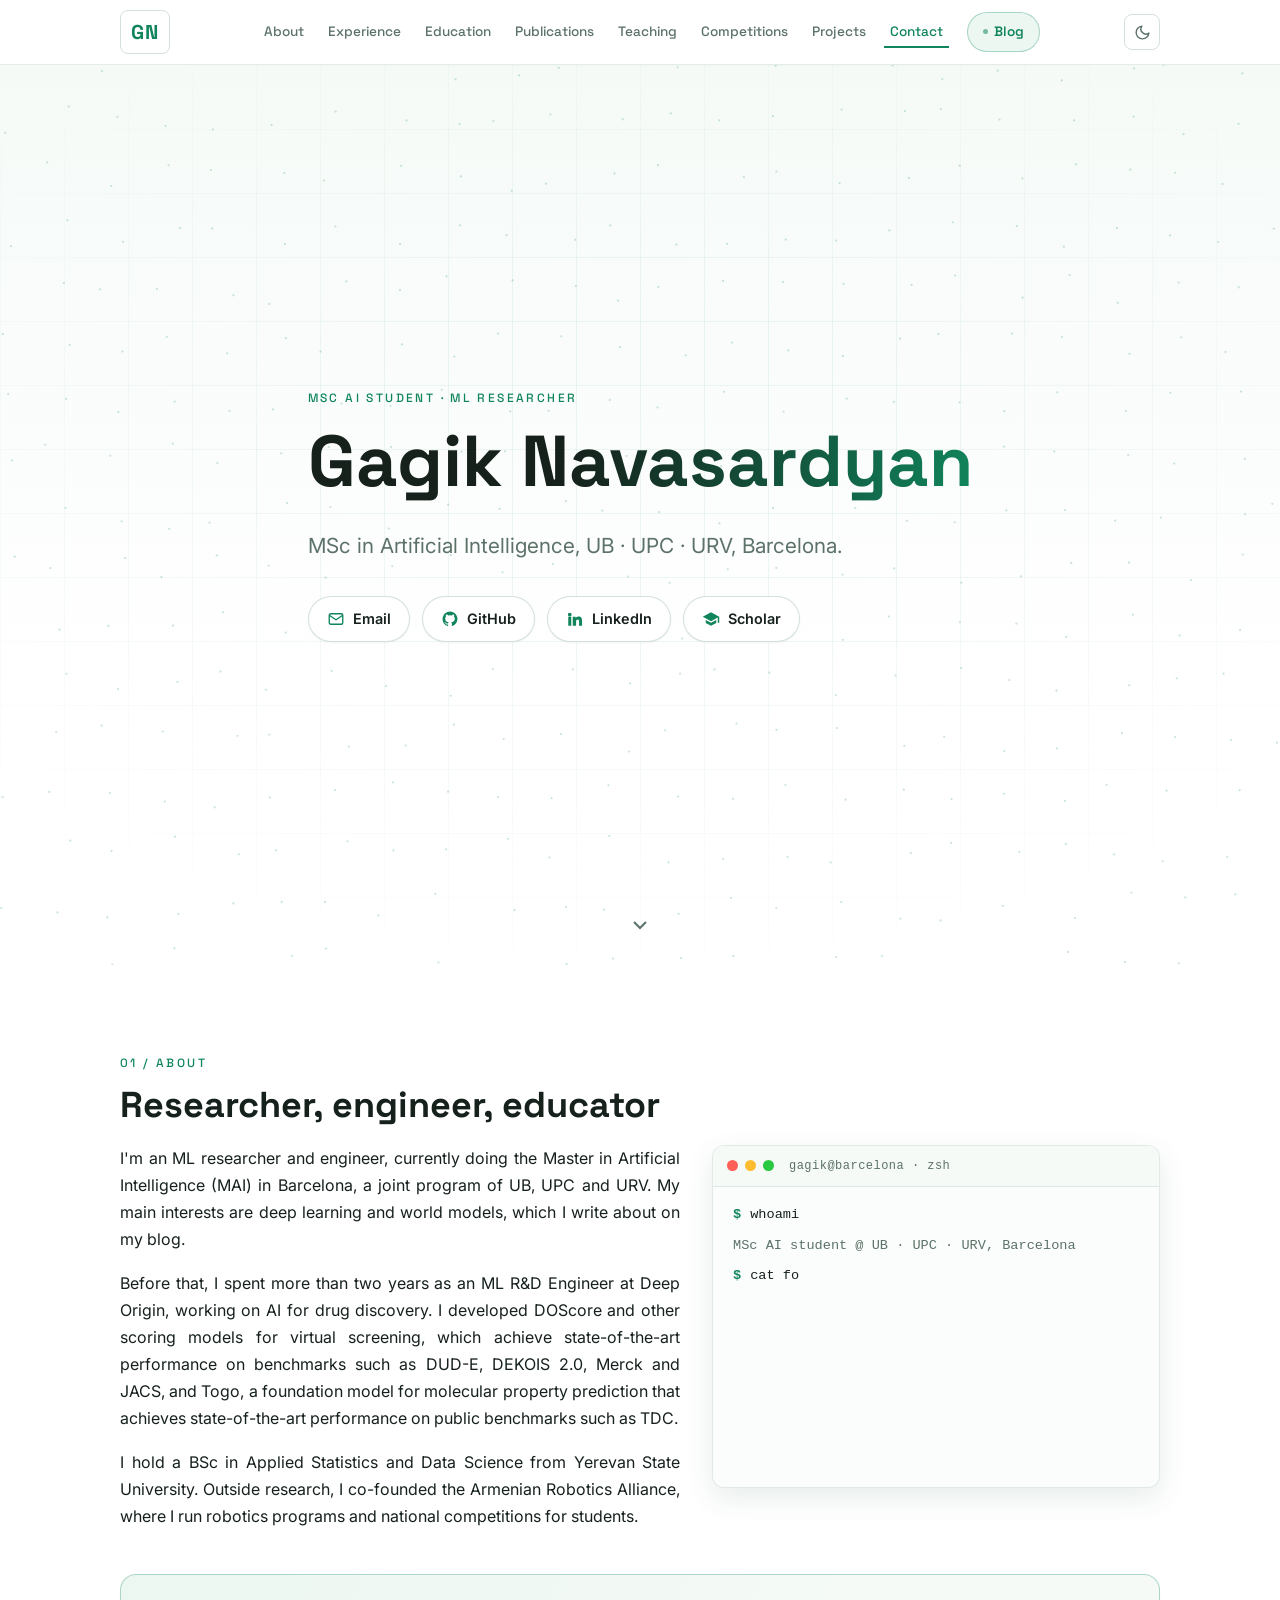
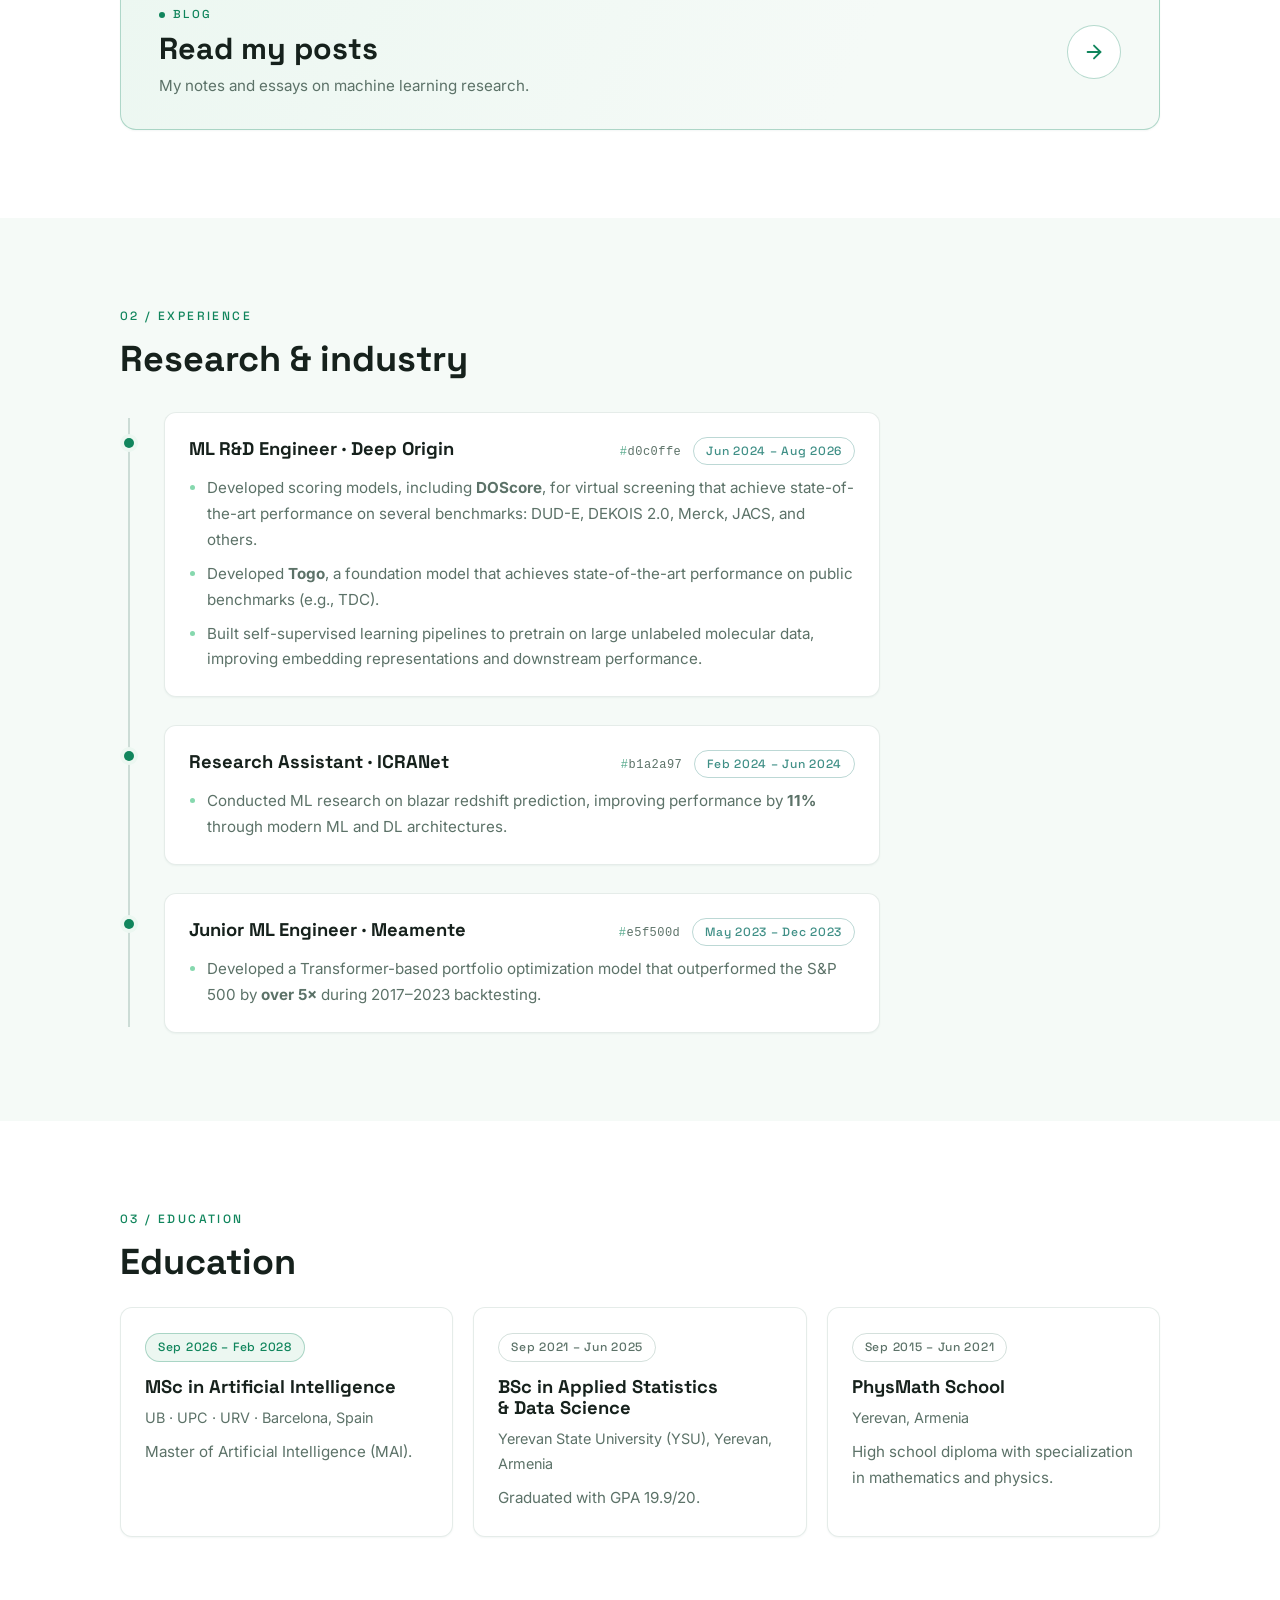
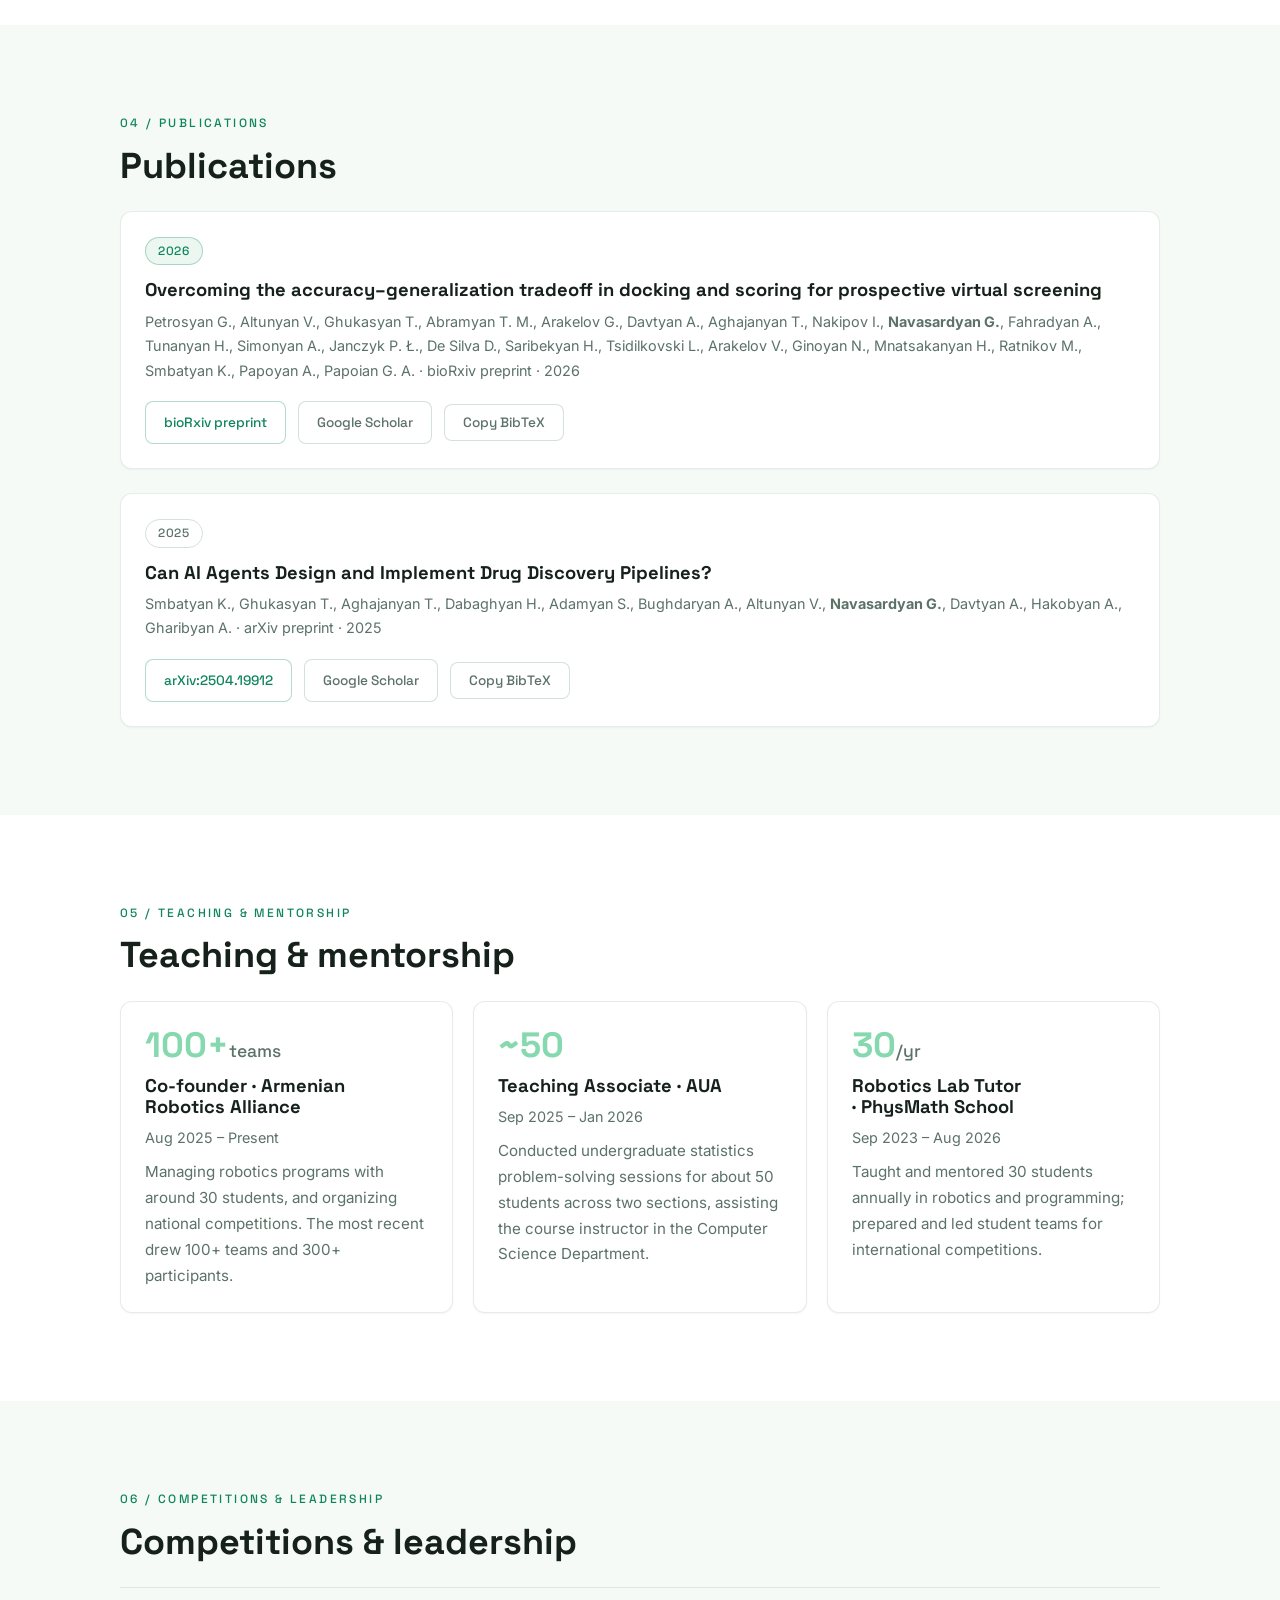
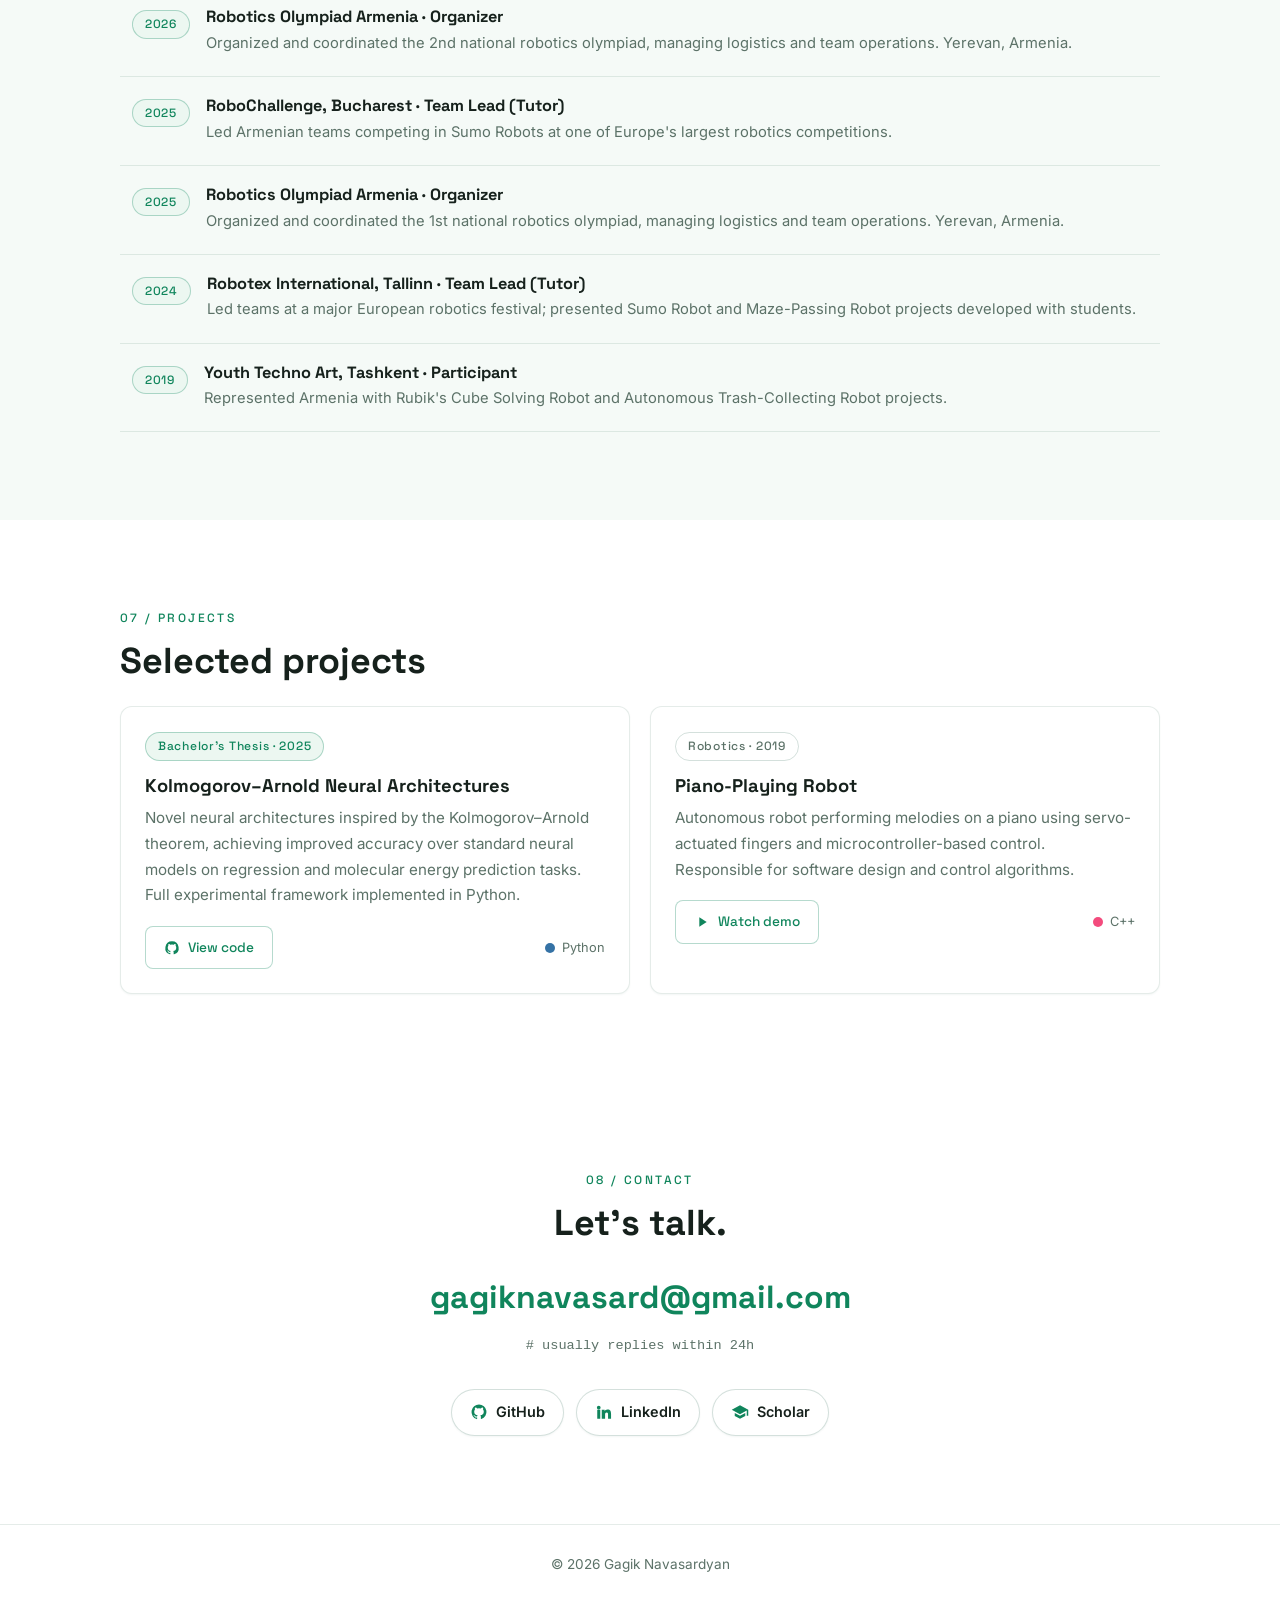
<file: index.html>
<!DOCTYPE html>
<html lang="en">
<head>
  <meta charset="UTF-8">
  <meta name="viewport" content="width=device-width, initial-scale=1.0">
  <title>Gagik Navasardyan · MSc AI student · ML researcher</title>
  <meta name="description" content="Gagik Navasardyan, MSc student in Artificial Intelligence at UB · UPC · URV, Barcelona. Previously ML R&D Engineer at Deep Origin, building scoring and foundation models for virtual screening and drug discovery. Robotics educator and competition organizer.">
  <meta name="theme-color" content="#FFFFFF">
  <link rel="canonical" href="https://gagiknavasardyan.github.io/">

  <meta property="og:type" content="website">
  <meta property="og:title" content="Gagik Navasardyan · MSc AI student · ML researcher">
  <meta property="og:description" content="MSc in Artificial Intelligence, UB · UPC · URV, Barcelona. Previously ML R&D Engineer at Deep Origin, building scoring and foundation models for drug discovery.">
  <meta property="og:image" content="https://gagiknavasardyan.github.io/assets/og-image.png">
  <meta property="og:image:width" content="1200">
  <meta property="og:image:height" content="630">
  <meta property="og:image:alt" content="Gagik Navasardyan · MSc in Artificial Intelligence, UB · UPC · URV, Barcelona.">
  <meta property="og:url" content="https://gagiknavasardyan.github.io/">
  <meta name="twitter:card" content="summary_large_image">

  <link rel="icon" type="image/svg+xml" href="assets/favicon.svg">

  <link rel="preconnect" href="https://fonts.googleapis.com">
  <link rel="preconnect" href="https://fonts.gstatic.com" crossorigin>
  <link href="https://fonts.googleapis.com/css2?family=Inter:wght@400;600&family=Space+Grotesk:wght@500;700&display=swap" rel="stylesheet">

  <script src="theme.js?v=adc9bed3"></script>
  <link rel="stylesheet" href="styles.css?v=84ca58f2">
  <script src="script.js?v=60461ca5" defer></script>
  <script src="header.js?v=b237b89f" defer></script>

  <script type="application/ld+json">
  {
    "@context": "https://schema.org",
    "@type": "Person",
    "name": "Gagik Navasardyan",
    "jobTitle": "MSc AI student",
    "alumniOf": [
      { "@type": "Organization", "name": "Deep Origin" },
      { "@type": "CollegeOrUniversity", "name": "Yerevan State University" }
    ],
    "affiliation": [
      { "@type": "CollegeOrUniversity", "name": "Universitat de Barcelona" },
      { "@type": "CollegeOrUniversity", "name": "Universitat Politècnica de Catalunya" },
      { "@type": "CollegeOrUniversity", "name": "Universitat Rovira i Virgili" }
    ],
    "address": { "@type": "PostalAddress", "addressLocality": "Barcelona", "addressCountry": "ES" },
    "email": "mailto:gagiknavasard@gmail.com",
    "sameAs": [
      "https://github.com/GagikNavasardyan",
      "https://www.linkedin.com/in/gagik-navasardyan-0b5483205/",
      "https://scholar.google.com/citations?user=1KbzXpUAAAAJ&hl=en"
    ]
  }
  </script>
</head>
<body>
  <a class="skip-link" href="#main">Skip to content</a>

  <header class="site-header">
    <nav class="nav container" aria-label="Main">
      <a class="nav-logo active" href="#hero" aria-label="Back to top">GN</a>
      <ul class="nav-menu" id="nav-menu">
        <li><a href="#about">About</a></li>
        <li><a href="#experience">Experience</a></li>
        <li><a href="#education">Education</a></li>
        <li><a href="#publications">Publications</a></li>
        <li><a href="#teaching">Teaching</a></li>
        <li><a href="#competitions">Competitions</a></li>
        <li><a href="#projects">Projects</a></li>
        <li><a href="#contact">Contact</a></li>
        <li><a class="nav-writing" href="writing/"><span class="nav-writing-dot" aria-hidden="true"></span>Blog</a></li>
      </ul>
      <div class="nav-actions">
          <button class="theme-toggle" type="button" aria-pressed="false" aria-label="Switch to dark theme" title="Toggle theme">
            <svg class="theme-icon theme-icon-sun" viewBox="0 0 24 24" width="17" height="17" aria-hidden="true" fill="none" stroke="currentColor" stroke-width="2" stroke-linecap="round"><circle cx="12" cy="12" r="4"/><path d="M12 2v2M12 20v2M4.9 4.9l1.4 1.4M17.7 17.7l1.4 1.4M2 12h2M20 12h2M4.9 19.1l1.4-1.4M17.7 6.3l1.4-1.4"/></svg>
            <svg class="theme-icon theme-icon-moon" viewBox="0 0 24 24" width="17" height="17" aria-hidden="true" fill="none" stroke="currentColor" stroke-width="2" stroke-linecap="round" stroke-linejoin="round"><path d="M21 12.8A9 9 0 1 1 11.2 3a7 7 0 0 0 9.8 9.8Z"/></svg>
          </button>
        <button class="nav-toggle" aria-expanded="false" aria-controls="nav-menu" aria-label="Toggle navigation">
          <span class="nav-toggle-bar"></span>
          <span class="nav-toggle-bar"></span>
        </button>
      </div>
    </nav>
  </header>

  <main id="main">

    <!-- ============ HERO ============ -->
    <section class="hero" id="hero" aria-label="Introduction">
      <canvas class="hero-canvas" aria-hidden="true"></canvas>
      <div class="hero-grid" aria-hidden="true"></div>
      <div class="hero-inner container">
        <p class="eyebrow">MSc AI student · ML researcher</p>
        <h1 class="hero-name">Gagik Navasardyan</h1>
        <p class="hero-subtitle">MSc in Artificial Intelligence, UB&nbsp;·&nbsp;UPC&nbsp;·&nbsp;URV, Barcelona.</p>
        <ul class="hero-links" aria-label="Contact links">
          <li>
            <a class="pill-link" href="mailto:gagiknavasard@gmail.com" aria-label="Email Gagik">
              <svg viewBox="0 0 24 24" width="18" height="18" aria-hidden="true" fill="none" stroke="currentColor" stroke-width="1.8"><rect x="3" y="5" width="18" height="14" rx="2"/><path d="m3 7 9 6 9-6"/></svg>
              <span>Email</span>
            </a>
          </li>
          <li>
            <a class="pill-link" href="https://github.com/GagikNavasardyan" target="_blank" rel="noopener" aria-label="GitHub profile">
              <svg viewBox="0 0 24 24" width="18" height="18" aria-hidden="true" fill="currentColor"><path d="M12 2a10 10 0 0 0-3.16 19.49c.5.09.68-.22.68-.48v-1.7c-2.78.6-3.37-1.34-3.37-1.34-.45-1.16-1.11-1.47-1.11-1.47-.9-.62.07-.6.07-.6 1 .07 1.53 1.03 1.53 1.03.9 1.52 2.34 1.08 2.91.83.09-.65.35-1.09.63-1.34-2.22-.25-4.56-1.11-4.56-4.94 0-1.09.39-1.98 1.03-2.68-.1-.25-.45-1.27.1-2.64 0 0 .84-.27 2.75 1.02a9.6 9.6 0 0 1 5 0c1.91-1.29 2.75-1.02 2.75-1.02.55 1.37.2 2.39.1 2.64.64.7 1.03 1.59 1.03 2.68 0 3.84-2.34 4.68-4.57 4.93.36.31.68.92.68 1.85V21c0 .27.18.58.69.48A10 10 0 0 0 12 2z"/></svg>
              <span>GitHub</span>
            </a>
          </li>
          <li>
            <a class="pill-link" href="https://www.linkedin.com/in/gagik-navasardyan-0b5483205/" target="_blank" rel="noopener" aria-label="LinkedIn profile">
              <svg viewBox="0 0 24 24" width="18" height="18" aria-hidden="true" fill="currentColor"><path d="M4.98 3.5a2.5 2.5 0 1 1 0 5 2.5 2.5 0 0 1 0-5zM3 9h4v12H3zM9 9h3.8v1.7h.05c.53-1 1.83-2.05 3.77-2.05 4.03 0 4.78 2.65 4.78 6.1V21h-4v-5.5c0-1.31-.02-3-1.83-3-1.83 0-2.11 1.43-2.11 2.9V21H9z"/></svg>
              <span>LinkedIn</span>
            </a>
          </li>
          <li>
            <a class="pill-link" href="https://scholar.google.com/citations?user=1KbzXpUAAAAJ&hl=en" target="_blank" rel="noopener" aria-label="Google Scholar profile">
              <svg viewBox="0 0 24 24" width="18" height="18" aria-hidden="true" fill="currentColor"><path d="M12 3 1 9l11 6 9-4.91V17h2V9L12 3zM5 13.18v4L12 21l7-3.82v-4L12 17l-7-3.82z"/></svg>
              <span>Scholar</span>
            </a>
          </li>
        </ul>
      </div>
      <a class="scroll-cue" href="#about" aria-label="Scroll to About section">
        <svg viewBox="0 0 24 24" width="24" height="24" aria-hidden="true" fill="none" stroke="currentColor" stroke-width="2"><path d="m6 9 6 6 6-6"/></svg>
      </a>
    </section>

    <!-- ============ ABOUT ============ -->
    <section class="section" id="about" aria-labelledby="about-title">
      <div class="container">
        <p class="eyebrow" data-reveal>01 / About</p>
        <h2 id="about-title" data-reveal>Researcher, engineer, educator</h2>
        <div class="about-grid">
          <div class="about-text" data-reveal>
            <p>I'm an ML researcher and engineer, currently doing the Master in Artificial Intelligence (MAI) in Barcelona, a joint program of UB, UPC and URV. My main interests are deep learning and world models, which I write about on my blog.</p>
            <p>Before that, I spent more than two years as an ML R&amp;D Engineer at Deep Origin, working on AI for drug discovery. I developed DOScore and other scoring models for virtual screening, which achieve state-of-the-art performance on benchmarks such as DUD-E, DEKOIS&nbsp;2.0, Merck and JACS, and Togo, a foundation model for molecular property prediction that achieves state-of-the-art performance on public benchmarks such as TDC.</p>
            <p>I hold a BSc in Applied Statistics and Data Science from Yerevan State University. Outside research, I co-founded the Armenian Robotics Alliance, where I run robotics programs and national competitions for students.</p>
          </div>
          <div class="terminal-card" data-reveal data-reveal-delay="1" aria-label="Profile summary">
            <div class="terminal-bar" aria-hidden="true">
              <span class="term-dot term-dot-r"></span>
              <span class="term-dot term-dot-y"></span>
              <span class="term-dot term-dot-g"></span>
              <span class="terminal-title">gagik@barcelona · zsh</span>
            </div>
            <div class="terminal-body" data-terminal>
              <p class="term-line"><span class="term-prompt">$</span>whoami</p>
              <p class="term-line term-out">MSc AI student @ UB · UPC · URV, Barcelona</p>
              <p class="term-line"><span class="term-prompt">$</span>cat focus.txt</p>
              <p class="term-line term-out">Deep learning and world models</p>
              <p class="term-line"><span class="term-prompt">$</span>ls past/</p>
              <p class="term-line term-out">ML R&amp;D Engineer @ Deep Origin · 2024–2026</p>
              <p class="term-line"><span class="term-prompt">$</span>status</p>
              <p class="term-line term-out"><span class="term-ok">●</span> open to research collaboration</p>
              <p class="term-line"><span class="term-prompt">$</span><span class="term-cursor"></span></p>
            </div>
          </div>
        </div>

        <a class="writing-cta" href="writing/" data-reveal>
          <span class="writing-cta-body">
            <span class="writing-cta-label">
              <span class="writing-cta-dot" aria-hidden="true"></span>
              Blog
            </span>
            <span class="writing-cta-title">Read my posts</span>
            <span class="writing-cta-note">My notes and essays on machine learning research.</span>
          </span>
          <span class="writing-cta-arrow" aria-hidden="true">
            <svg viewBox="0 0 24 24" width="22" height="22" fill="none" stroke="currentColor" stroke-width="2" stroke-linecap="round" stroke-linejoin="round"><path d="M5 12h14"/><path d="m12 5 7 7-7 7"/></svg>
          </span>
        </a>
      </div>
    </section>

    <!-- ============ EXPERIENCE ============ -->
    <section class="section section-alt" id="experience" aria-labelledby="experience-title">
      <div class="container">
        <p class="eyebrow" data-reveal>02 / Experience</p>
        <h2 id="experience-title" data-reveal>Research &amp; industry</h2>
        <ol class="timeline">
          <li class="timeline-item" data-reveal>
            <div class="card timeline-card">
              <div class="card-head">
                <h3>ML R&amp;D Engineer · Deep Origin</h3>
                <span class="head-meta"><span class="commit-hash" aria-hidden="true">d0c0ffe</span><span class="date-pill">Jun 2024 – Aug 2026</span></span>
              </div>
              <ul class="card-bullets">
                <li>Developed scoring models, including <strong>DOScore</strong>, for virtual screening that achieve state-of-the-art performance on several benchmarks: DUD-E, DEKOIS 2.0, Merck, JACS, and others.</li>
                <li>Developed <strong>Togo</strong>, a foundation model that achieves state-of-the-art performance on public benchmarks (e.g., TDC).</li>
                <li>Built self-supervised learning pipelines to pretrain on large unlabeled molecular data, improving embedding representations and downstream performance.</li>
              </ul>
            </div>
            <div class="exp-art" aria-hidden="true">
              <img class="exp-art-logo logo-wide" src="assets/logos/deeporigin.png" alt="" loading="lazy">
            </div>
          </li>
          <li class="timeline-item" data-reveal data-reveal-delay="1">
            <div class="card timeline-card">
              <div class="card-head">
                <h3>Research Assistant · ICRANet</h3>
                <span class="head-meta"><span class="commit-hash" aria-hidden="true">b1a2a97</span><span class="date-pill">Feb 2024 – Jun 2024</span></span>
              </div>
              <ul class="card-bullets">
                <li>Conducted ML research on blazar redshift prediction, improving performance by <strong>11%</strong> through modern ML and DL architectures.</li>
              </ul>
            </div>
            <div class="exp-art" aria-hidden="true">
              <img class="exp-art-logo logo-tile" src="assets/logos/icranet.png" alt="" loading="lazy">
            </div>
          </li>
          <li class="timeline-item" data-reveal data-reveal-delay="2">
            <div class="card timeline-card">
              <div class="card-head">
                <h3>Junior ML Engineer · Meamente</h3>
                <span class="head-meta"><span class="commit-hash" aria-hidden="true">e5f500d</span><span class="date-pill">May 2023 – Dec 2023</span></span>
              </div>
              <ul class="card-bullets">
                <li>Developed a Transformer-based portfolio optimization model that outperformed the S&amp;P 500 by <strong>over 5×</strong> during 2017–2023 backtesting.</li>
              </ul>
            </div>
          </li>
        </ol>
      </div>
    </section>

    <!-- ============ EDUCATION ============ -->
    <section class="section" id="education" aria-labelledby="education-title">
      <div class="container">
        <p class="eyebrow" data-reveal>03 / Education</p>
        <h2 id="education-title" data-reveal>Education</h2>
        <div class="card-grid card-grid-3">
          <article class="flip-card" data-reveal tabindex="0">
            <div class="flip-inner">
              <div class="card flip-front">
                <span class="tag-pill">Sep 2026 – Feb 2028</span>
                <h3>MSc in Artificial Intelligence</h3>
                <p class="card-org">UB · UPC · URV · Barcelona, Spain</p>
                <p class="card-note">Master of Artificial Intelligence (MAI).</p>
              </div>
              <div class="card flip-back" aria-hidden="true">
                <div class="logo-triangle">
                  <span class="logo-badge logo-ub"><img src="assets/logos/ub.png" alt="Universitat de Barcelona" loading="lazy"></span>
                  <span class="logo-badge logo-urv"><img src="assets/logos/urv.png" alt="Universitat Rovira i Virgili" loading="lazy"></span>
                  <span class="logo-badge logo-upc logo-fill"><img src="assets/logos/upc.svg" alt="Universitat Politècnica de Catalunya" loading="lazy"></span>
                </div>
              </div>
            </div>
          </article>
          <article class="flip-card" data-reveal data-reveal-delay="1" tabindex="0">
            <div class="flip-inner">
              <div class="card flip-front">
                <span class="tag-pill tag-muted">Sep 2021 – Jun 2025</span>
                <h3>BSc in Applied Statistics &amp; Data Science</h3>
                <p class="card-org">Yerevan State University (YSU), Yerevan, Armenia</p>
                <p class="card-note">Graduated with GPA 19.9/20.</p>
              </div>
              <div class="card flip-back" aria-hidden="true">
                <span class="logo-badge logo-lg logo-fill logo-ysu"><img src="assets/logos/ysu.png" alt="Yerevan State University" loading="lazy"></span>
              </div>
            </div>
          </article>
          <article class="flip-card" data-reveal data-reveal-delay="2" tabindex="0">
            <div class="flip-inner">
              <div class="card flip-front">
                <span class="tag-pill tag-muted">Sep 2015 – Jun 2021</span>
                <h3>PhysMath School</h3>
                <p class="card-org">Yerevan, Armenia</p>
                <p class="card-note">High school diploma with specialization in mathematics and physics.</p>
              </div>
              <div class="card flip-back" aria-hidden="true">
                <span class="logo-badge logo-lg logo-fill"><img src="assets/logos/physmath.jpg" alt="PhysMath School" loading="lazy"></span>
              </div>
            </div>
          </article>
        </div>
      </div>
    </section>

    <!-- ============ PUBLICATIONS ============ -->
    <section class="section section-alt" id="publications" aria-labelledby="publications-title">
      <div class="container">
        <p class="eyebrow" data-reveal>04 / Publications</p>
        <h2 id="publications-title" data-reveal>Publications</h2>
        <article class="card pub-card" data-reveal>
          <span class="tag-pill">2026</span>
          <h3>Overcoming the accuracy–generalization tradeoff in docking and scoring for prospective virtual screening</h3>
          <p class="pub-meta">Petrosyan G., Altunyan V., Ghukasyan T., Abramyan T. M., Arakelov G., Davtyan A., Aghajanyan T., Nakipov I., <strong>Navasardyan G.</strong>, Fahradyan A., Tunanyan H., Simonyan A., Janczyk P. Ł., De Silva D., Saribekyan H., Tsidilkovski L., Arakelov V., Ginoyan N., Mnatsakanyan H., Ratnikov M., Smbatyan K., Papoyan A., Papoian G. A. · bioRxiv preprint · 2026</p>
          <div class="card-actions">
            <a class="btn" href="https://www.biorxiv.org/content/10.64898/2026.08.03.742480v1" target="_blank" rel="noopener">bioRxiv preprint</a>
            <a class="btn btn-ghost" href="https://scholar.google.com/citations?view_op=view_citation&amp;hl=en&amp;user=1KbzXpUAAAAJ&amp;citation_for_view=1KbzXpUAAAAJ:u-x6o8ySG0sC" target="_blank" rel="noopener">Google Scholar</a>
            <button class="btn btn-ghost bibtex-btn" type="button">Copy BibTeX</button>
          </div>
          <pre class="bibtex-src" hidden>@article{petrosyan2026overcoming,
  title={Overcoming the accuracy-generalization tradeoff in docking and scoring for prospective virtual screening},
  author={Petrosyan, G. and Altunyan, V. and Ghukasyan, T. and Abramyan, T. M. and Arakelov, G. and Davtyan, A. and Aghajanyan, T. and Nakipov, I. and Navasardyan, G. and Fahradyan, A. and Tunanyan, H. and Simonyan, A. and Janczyk, P. {\L}. and De Silva, D. and Saribekyan, H. and Tsidilkovski, L. and Arakelov, V. and Ginoyan, N. and Mnatsakanyan, H. and Ratnikov, M. and Smbatyan, K. and Papoyan, A. and Papoian, G. A.},
  journal={bioRxiv},
  year={2026},
  doi={10.64898/2026.08.03.742480}
}</pre>
        </article>
        <article class="card pub-card" data-reveal data-reveal-delay="1">
          <span class="tag-pill tag-muted">2025</span>
          <h3>Can AI Agents Design and Implement Drug Discovery Pipelines?</h3>
          <p class="pub-meta">Smbatyan K., Ghukasyan T., Aghajanyan T., Dabaghyan H., Adamyan S., Bughdaryan A., Altunyan V., <strong>Navasardyan G.</strong>, Davtyan A., Hakobyan A., Gharibyan A. · arXiv preprint · 2025</p>
          <div class="card-actions">
            <a class="btn" href="https://arxiv.org/abs/2504.19912" target="_blank" rel="noopener">arXiv:2504.19912</a>
            <a class="btn btn-ghost" href="https://scholar.google.com/citations?user=1KbzXpUAAAAJ&hl=en" target="_blank" rel="noopener">Google Scholar</a>
            <button class="btn btn-ghost bibtex-btn" type="button">Copy BibTeX</button>
          </div>
          <pre class="bibtex-src" hidden>@article{smbatyan2025can,
  title={Can AI Agents Design and Implement Drug Discovery Pipelines?},
  author={Smbatyan, K. and Ghukasyan, T. and Aghajanyan, T. and Dabaghyan, H. and Adamyan, S. and Bughdaryan, A. and Altunyan, V. and Navasardyan, G. and Davtyan, A. and Hakobyan, A. and Gharibyan, A.},
  journal={arXiv preprint arXiv:2504.19912},
  year={2025}
}</pre>
        </article>
      </div>
    </section>

    <!-- ============ TEACHING ============ -->
    <section class="section" id="teaching" aria-labelledby="teaching-title">
      <div class="container">
        <p class="eyebrow" data-reveal>05 / Teaching &amp; Mentorship</p>
        <h2 id="teaching-title" data-reveal>Teaching &amp; mentorship</h2>
        <div class="card-grid card-grid-3">
          <article class="card teach-card" data-reveal>
            <span class="teach-seal" aria-hidden="true"><img src="assets/logos/ara.jpg" alt="" loading="lazy"></span>
            <span class="teach-stat" aria-hidden="true">100+<span class="stat-unit">teams</span></span>
            <h3>Co-founder · Armenian Robotics Alliance</h3>
            <p class="card-org">Aug 2025 – Present</p>
            <p class="card-note">Managing robotics programs with around 30 students, and organizing national competitions. The most recent drew 100+ teams and 300+ participants.</p>
          </article>
          <article class="card teach-card" data-reveal data-reveal-delay="1">
            <span class="teach-seal seal-wide" aria-hidden="true"><img src="assets/logos/aua.png" alt="" loading="lazy"></span>
            <span class="teach-stat" aria-hidden="true">~50</span>
            <h3>Teaching Associate · AUA</h3>
            <p class="card-org">Sep 2025 – Jan 2026</p>
            <p class="card-note">Conducted undergraduate statistics problem-solving sessions for about 50 students across two sections, assisting the course instructor in the Computer Science Department.</p>
          </article>
          <article class="card teach-card" data-reveal data-reveal-delay="2">
            <span class="teach-seal seal-fill" aria-hidden="true"><img src="assets/logos/physmath.jpg" alt="" loading="lazy"></span>
            <span class="teach-stat" aria-hidden="true">30<span class="stat-unit">/yr</span></span>
            <h3>Robotics Lab Tutor · PhysMath School</h3>
            <p class="card-org">Sep 2023 – Aug 2026</p>
            <p class="card-note">Taught and mentored 30 students annually in robotics and programming; prepared and led student teams for international competitions.</p>
          </article>
        </div>
      </div>
    </section>

    <!-- ============ COMPETITIONS ============ -->
    <section class="section section-alt" id="competitions" aria-labelledby="competitions-title">
      <div class="container">
        <p class="eyebrow" data-reveal>06 / Competitions &amp; Leadership</p>
        <h2 id="competitions-title" data-reveal>Competitions &amp; leadership</h2>
        <ul class="comp-list">
          <li class="comp-row" data-reveal>
            <span class="year-pill">2026</span>
            <div>
              <h3>Robotics Olympiad Armenia · Organizer</h3>
              <p>Organized and coordinated the 2nd national robotics olympiad, managing logistics and team operations. Yerevan, Armenia.</p>
            </div>
          </li>
          <li class="comp-row" data-reveal>
            <span class="year-pill">2025</span>
            <div>
              <h3>RoboChallenge, Bucharest · Team Lead (Tutor)</h3>
              <p>Led Armenian teams competing in Sumo Robots at one of Europe's largest robotics competitions.</p>
            </div>
          </li>
          <li class="comp-row" data-reveal>
            <span class="year-pill">2025</span>
            <div>
              <h3>Robotics Olympiad Armenia · Organizer</h3>
              <p>Organized and coordinated the 1st national robotics olympiad, managing logistics and team operations. Yerevan, Armenia.</p>
            </div>
          </li>
          <li class="comp-row" data-reveal>
            <span class="year-pill">2024</span>
            <div>
              <h3>Robotex International, Tallinn · Team Lead (Tutor)</h3>
              <p>Led teams at a major European robotics festival; presented Sumo Robot and Maze-Passing Robot projects developed with students.</p>
            </div>
          </li>
          <li class="comp-row" data-reveal>
            <span class="year-pill">2019</span>
            <div>
              <h3>Youth Techno Art, Tashkent · Participant</h3>
              <p>Represented Armenia with Rubik's Cube Solving Robot and Autonomous Trash-Collecting Robot projects.</p>
            </div>
          </li>
        </ul>
      </div>
    </section>

    <!-- ============ PROJECTS ============ -->
    <section class="section" id="projects" aria-labelledby="projects-title">
      <div class="container">
        <p class="eyebrow" data-reveal>07 / Projects</p>
        <h2 id="projects-title" data-reveal>Selected projects</h2>
        <div class="card-grid card-grid-2">
          <article class="card project-card" data-reveal>
            <span class="tag-pill">Bachelor's Thesis · 2025</span>
            <h3>Kolmogorov–Arnold Neural Architectures</h3>
            <p class="card-note">Novel neural architectures inspired by the Kolmogorov–Arnold theorem, achieving improved accuracy over standard neural models on regression and molecular energy prediction tasks. Full experimental framework implemented in Python.</p>
            <div class="card-actions">
              <a class="btn" href="https://github.com/GagikNavasardyan/SoftH" target="_blank" rel="noopener">
                <svg viewBox="0 0 24 24" width="16" height="16" aria-hidden="true" fill="currentColor"><path d="M12 2a10 10 0 0 0-3.16 19.49c.5.09.68-.22.68-.48v-1.7c-2.78.6-3.37-1.34-3.37-1.34-.45-1.16-1.11-1.47-1.11-1.47-.9-.62.07-.6.07-.6 1 .07 1.53 1.03 1.53 1.03.9 1.52 2.34 1.08 2.91.83.09-.65.35-1.09.63-1.34-2.22-.25-4.56-1.11-4.56-4.94 0-1.09.39-1.98 1.03-2.68-.1-.25-.45-1.27.1-2.64 0 0 .84-.27 2.75 1.02a9.6 9.6 0 0 1 5 0c1.91-1.29 2.75-1.02 2.75-1.02.55 1.37.2 2.39.1 2.64.64.7 1.03 1.59 1.03 2.68 0 3.84-2.34 4.68-4.57 4.93.36.31.68.92.68 1.85V21c0 .27.18.58.69.48A10 10 0 0 0 12 2z"/></svg>
                View code
              </a>
              <span class="lang-chip"><span class="lang-dot" style="--lang: #3572A5"></span>Python</span>
            </div>
          </article>
          <article class="card project-card" data-reveal data-reveal-delay="1">
            <span class="tag-pill tag-muted">Robotics · 2019</span>
            <h3>Piano-Playing Robot</h3>
            <p class="card-note">Autonomous robot performing melodies on a piano using servo-actuated fingers and microcontroller-based control. Responsible for software design and control algorithms.</p>
            <div class="card-actions">
              <a class="btn" href="https://www.youtube.com/watch?v=uK00J8tPL40" target="_blank" rel="noopener">
                <svg viewBox="0 0 24 24" width="16" height="16" aria-hidden="true" fill="currentColor"><path d="M8 5v14l11-7z"/></svg>
                Watch demo
              </a>
              <span class="lang-chip"><span class="lang-dot" style="--lang: #F34B7D"></span>C++</span>
            </div>
          </article>
        </div>
      </div>
    </section>

    <!-- ============ CONTACT ============ -->
    <section class="section contact" id="contact" aria-labelledby="contact-title">
      <canvas class="contact-canvas" aria-hidden="true"></canvas>
      <div class="container">
        <p class="eyebrow" data-reveal>08 / Contact</p>
        <h2 id="contact-title" data-reveal>Let's talk.</h2>
        <a class="contact-email" href="mailto:gagiknavasard@gmail.com" data-reveal>gagiknavasard@gmail.com</a>
        <p class="contact-comment" data-reveal aria-hidden="true"># usually replies within 24h</p>
        <ul class="hero-links contact-links" aria-label="Contact links" data-reveal>
          <li><a class="pill-link" href="https://github.com/GagikNavasardyan" target="_blank" rel="noopener" aria-label="GitHub profile"><svg viewBox="0 0 24 24" width="18" height="18" aria-hidden="true" fill="currentColor"><path d="M12 2a10 10 0 0 0-3.16 19.49c.5.09.68-.22.68-.48v-1.7c-2.78.6-3.37-1.34-3.37-1.34-.45-1.16-1.11-1.47-1.11-1.47-.9-.62.07-.6.07-.6 1 .07 1.53 1.03 1.53 1.03.9 1.52 2.34 1.08 2.91.83.09-.65.35-1.09.63-1.34-2.22-.25-4.56-1.11-4.56-4.94 0-1.09.39-1.98 1.03-2.68-.1-.25-.45-1.27.1-2.64 0 0 .84-.27 2.75 1.02a9.6 9.6 0 0 1 5 0c1.91-1.29 2.75-1.02 2.75-1.02.55 1.37.2 2.39.1 2.64.64.7 1.03 1.59 1.03 2.68 0 3.84-2.34 4.68-4.57 4.93.36.31.68.92.68 1.85V21c0 .27.18.58.69.48A10 10 0 0 0 12 2z"/></svg><span>GitHub</span></a></li>
          <li><a class="pill-link" href="https://www.linkedin.com/in/gagik-navasardyan-0b5483205/" target="_blank" rel="noopener" aria-label="LinkedIn profile"><svg viewBox="0 0 24 24" width="18" height="18" aria-hidden="true" fill="currentColor"><path d="M4.98 3.5a2.5 2.5 0 1 1 0 5 2.5 2.5 0 0 1 0-5zM3 9h4v12H3zM9 9h3.8v1.7h.05c.53-1 1.83-2.05 3.77-2.05 4.03 0 4.78 2.65 4.78 6.1V21h-4v-5.5c0-1.31-.02-3-1.83-3-1.83 0-2.11 1.43-2.11 2.9V21H9z"/></svg><span>LinkedIn</span></a></li>
          <li><a class="pill-link" href="https://scholar.google.com/citations?user=1KbzXpUAAAAJ&hl=en" target="_blank" rel="noopener" aria-label="Google Scholar profile"><svg viewBox="0 0 24 24" width="18" height="18" aria-hidden="true" fill="currentColor"><path d="M12 3 1 9l11 6 9-4.91V17h2V9L12 3zM5 13.18v4L12 21l7-3.82v-4L12 17l-7-3.82z"/></svg><span>Scholar</span></a></li>
        </ul>
      </div>
    </section>
  </main>

  <footer class="site-footer">
    <div class="container">
      <p>© 2026 Gagik Navasardyan</p>
    </div>
  </footer>
</body>
</html>
</file>
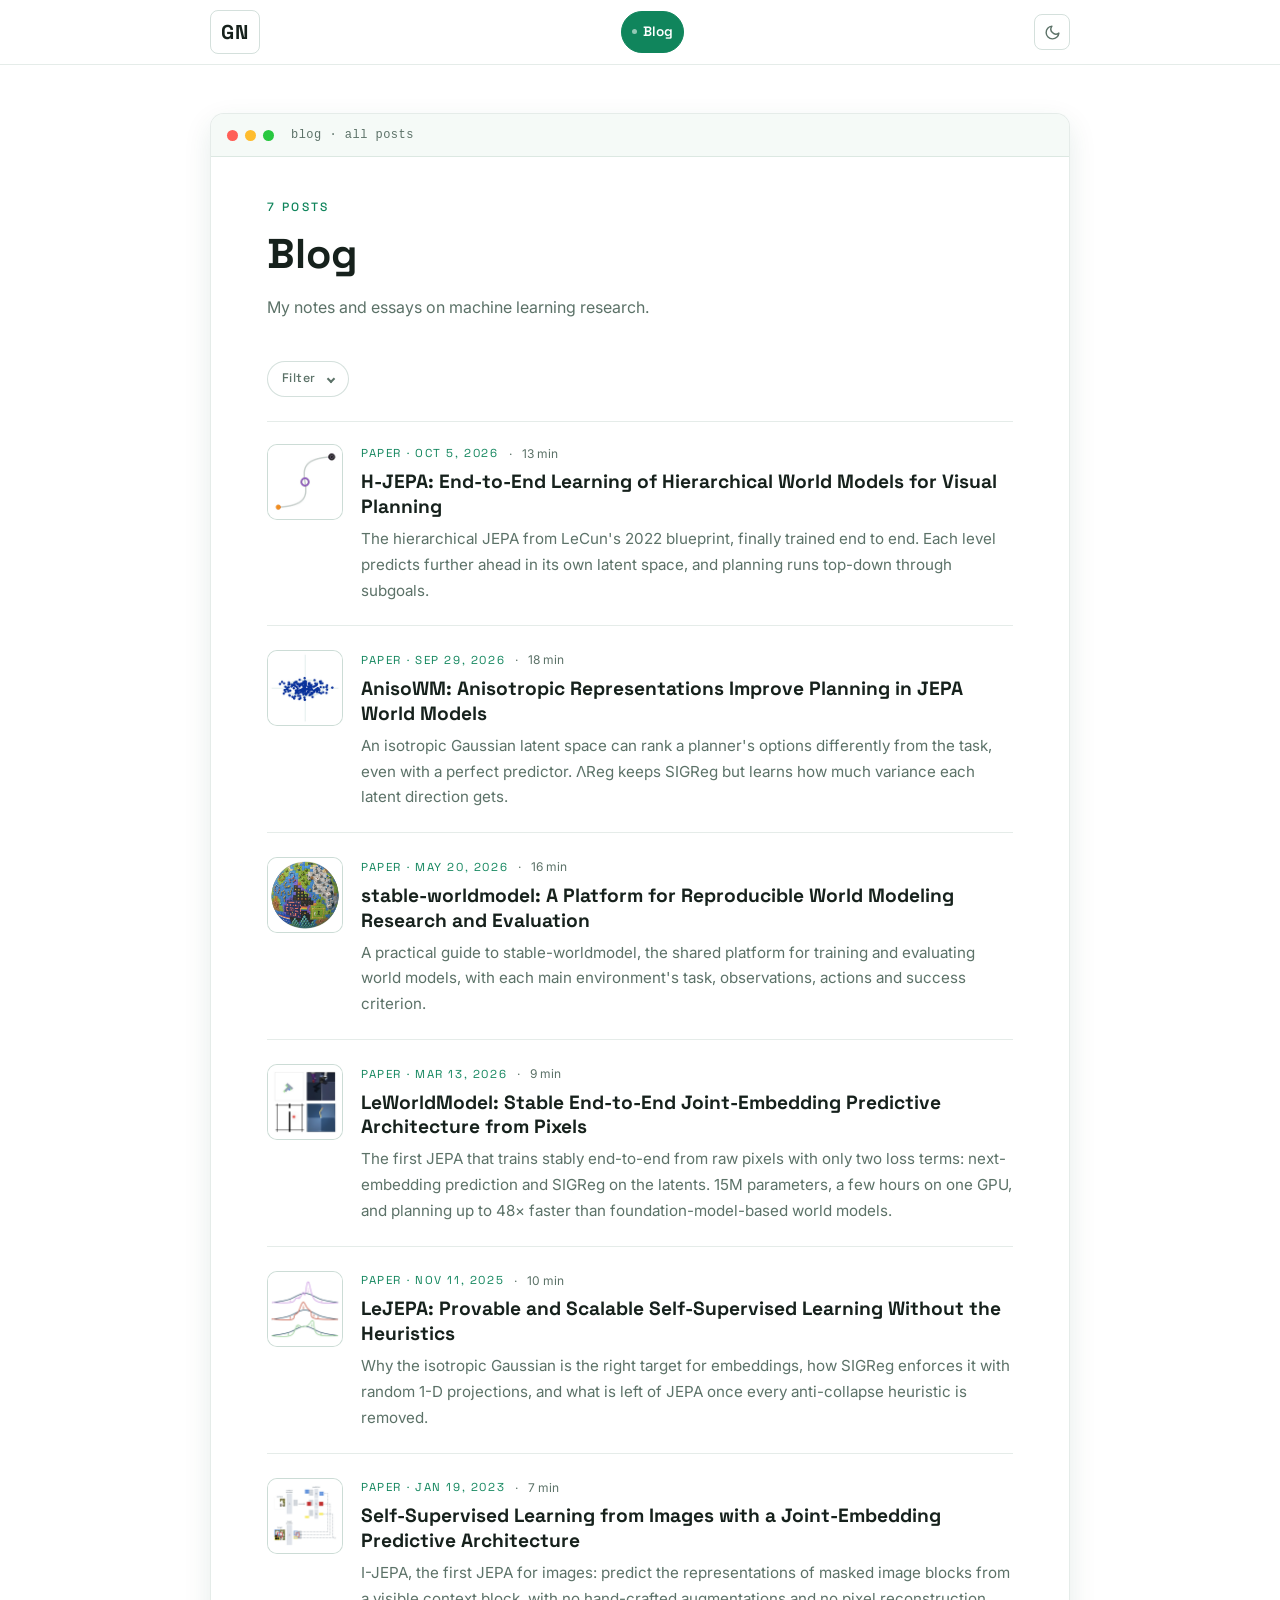
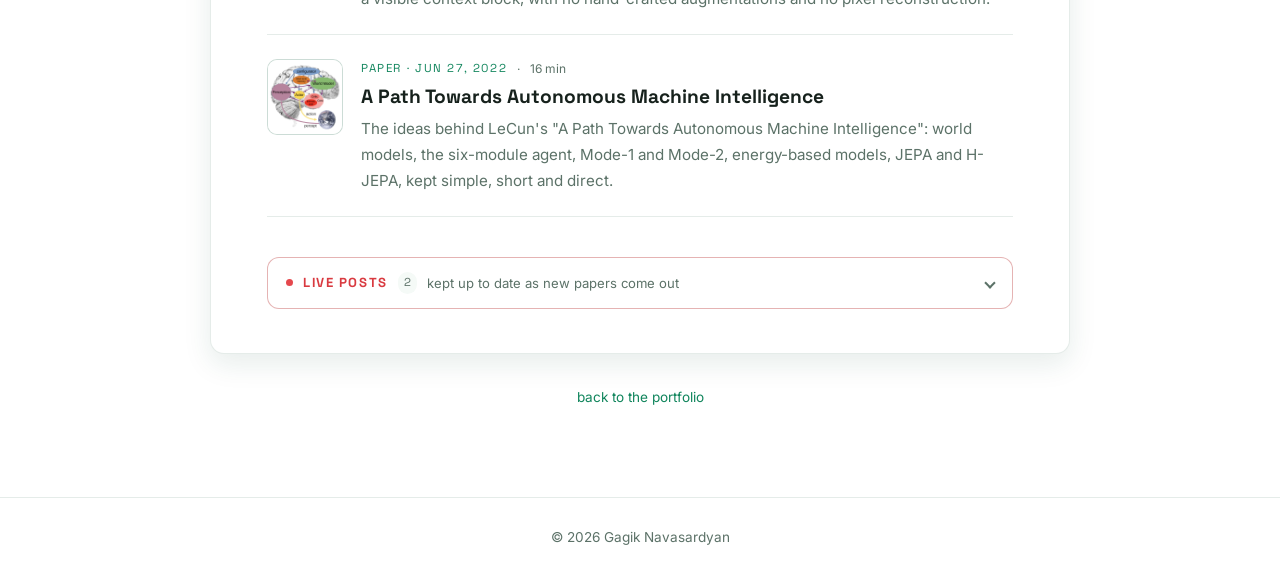
<file: writing/index.html>
<!DOCTYPE html>
<html lang="en">
<head>
  <meta charset="UTF-8">
  <meta name="viewport" content="width=device-width, initial-scale=1.0">
  <title>Blog · Gagik Navasardyan</title>
  <meta name="description" content="My notes and essays on machine learning research.">
  <meta name="theme-color" content="#FFFFFF">
  <link rel="canonical" href="https://gagiknavasardyan.github.io/writing/">

  <meta property="og:type" content="website">
  <meta property="og:title" content="Blog · Gagik Navasardyan">
  <meta property="og:description" content="My notes and essays on machine learning research.">
  <meta property="og:image" content="https://gagiknavasardyan.github.io/assets/og-image.png">
  <meta property="og:image:width" content="1200">
  <meta property="og:image:height" content="630">
  <meta property="og:image:alt" content="Gagik Navasardyan · MSc in Artificial Intelligence, UB · UPC · URV, Barcelona.">
  <meta property="og:url" content="https://gagiknavasardyan.github.io/writing/">
  <meta name="twitter:card" content="summary_large_image">

  <link rel="icon" type="image/svg+xml" href="../assets/favicon.svg">

  <link rel="preconnect" href="https://fonts.googleapis.com">
  <link rel="preconnect" href="https://fonts.gstatic.com" crossorigin>
  <link href="https://fonts.googleapis.com/css2?family=Inter:wght@400;600&family=Space+Grotesk:wght@500;700&display=swap" rel="stylesheet">

  <script src="../theme.js?v=adc9bed3"></script>
  <script src="../transitions.js?v=7a687d03"></script>
  <link rel="stylesheet" href="../styles.css?v=84ca58f2">
  <link rel="stylesheet" href="../blog.css?v=2b193da7">
  <script src="../blog.js?v=58ff9639" defer></script>
  <script src="../header.js?v=b237b89f" defer></script>
</head>
<body class="blog">
  <a class="skip-link" href="#main">Skip to content</a>

  <header class="site-header">
    <nav class="nav container" aria-label="Main">
      <a class="nav-logo" href="../index.html" aria-label="Back to the portfolio">GN</a>
      <ul class="nav-menu" id="nav-menu">
        <li><a class="nav-writing active" href="../writing/" aria-current="page"><span class="nav-writing-dot" aria-hidden="true"></span>Blog</a></li>
      </ul>
      <div class="nav-actions">
          <button class="theme-toggle" type="button" aria-pressed="false" aria-label="Switch to dark theme" title="Toggle theme">
            <svg class="theme-icon theme-icon-sun" viewBox="0 0 24 24" width="17" height="17" aria-hidden="true" fill="none" stroke="currentColor" stroke-width="2" stroke-linecap="round"><circle cx="12" cy="12" r="4"/><path d="M12 2v2M12 20v2M4.9 4.9l1.4 1.4M17.7 17.7l1.4 1.4M2 12h2M20 12h2M4.9 19.1l1.4-1.4M17.7 6.3l1.4-1.4"/></svg>
            <svg class="theme-icon theme-icon-moon" viewBox="0 0 24 24" width="17" height="17" aria-hidden="true" fill="none" stroke="currentColor" stroke-width="2" stroke-linecap="round" stroke-linejoin="round"><path d="M21 12.8A9 9 0 1 1 11.2 3a7 7 0 0 0 9.8 9.8Z"/></svg>
          </button>
      </div>
    </nav>
  </header>

  <main id="main" class="blog-main">
    <div class="container">

      <div class="window">
        <div class="window-bar" aria-hidden="true">
          <span class="term-dot term-dot-r"></span>
          <span class="term-dot term-dot-y"></span>
          <span class="term-dot term-dot-g"></span>
          <span class="window-title">blog · all posts</span>
        </div>
        <div class="window-body">
          <p class="eyebrow">7 posts</p>
          <h1 class="window-heading">Blog</h1>
          <p class="window-lede">My notes and essays on machine learning research.</p>

          <details class="filter-panel">
      <summary class="filter-panel-head"><span class="filter-panel-title">Filter</span><span class="live-panel-chevron" aria-hidden="true"></span></summary>
      <div class="label-filter" role="group" aria-label="Filter posts by label"><button class="label-chip is-active" type="button" data-label="*">All<span class="label-count">7</span></button><button class="label-chip label-1" type="button" data-label="benchmark">benchmark<span class="label-count">1</span></button><button class="label-chip label-2" type="button" data-label="jepa">jepa<span class="label-count">6</span></button><button class="label-chip label-3" type="button" data-label="planning">planning<span class="label-count">5</span></button><button class="label-chip label-4" type="button" data-label="representations">representations<span class="label-count">2</span></button><button class="label-chip label-5" type="button" data-label="theory">theory<span class="label-count">1</span></button><button class="label-chip label-1" type="button" data-label="world-models">world-models<span class="label-count">5</span></button></div>
    </details>
    <ul class="post-list post-list-main">
      <li class="post-row" data-labels="world-models jepa planning">
        <a class="post-link" href="h-jepa/">
          <span class="post-thumb" aria-hidden="true"><img src="../assets/covers/h-jepa.gif" alt="" loading="lazy" decoding="async"></span>
          <span class="post-body">
            <span class="post-line">
              <time class="post-date" datetime="2026-10-05">paper · Oct 5, 2026</time>
              <span class="post-read">13 min</span>
            </span>
            <span class="post-title">H-JEPA: End-to-End Learning of Hierarchical World Models for Visual Planning</span>
            <span class="post-summary">The hierarchical JEPA from LeCun&#x27;s 2022 blueprint, finally trained end to end. Each level predicts further ahead in its own latent space, and planning runs top-down through subgoals.</span>
            
          </span>
        </a>
      </li>
      <li class="post-row" data-labels="world-models jepa planning">
        <a class="post-link" href="anisowm/">
          <span class="post-thumb" aria-hidden="true"><img src="../assets/covers/anisowm.gif" alt="" loading="lazy" decoding="async"></span>
          <span class="post-body">
            <span class="post-line">
              <time class="post-date" datetime="2026-09-29">paper · Sep 29, 2026</time>
              <span class="post-read">18 min</span>
            </span>
            <span class="post-title">AnisoWM: Anisotropic Representations Improve Planning in JEPA World Models</span>
            <span class="post-summary">An isotropic Gaussian latent space can rank a planner&#x27;s options differently from the task, even with a perfect predictor. ΛReg keeps SIGReg but learns how much variance each latent direction gets.</span>
            
          </span>
        </a>
      </li>
      <li class="post-row" data-labels="world-models planning benchmark">
        <a class="post-link" href="stable-worldmodel/">
          <span class="post-thumb" aria-hidden="true"><img src="../assets/covers/stable-worldmodel.png" alt="" loading="lazy" decoding="async"></span>
          <span class="post-body">
            <span class="post-line">
              <time class="post-date" datetime="2026-05-20">paper · May 20, 2026</time>
              <span class="post-read">16 min</span>
            </span>
            <span class="post-title">stable-worldmodel: A Platform for Reproducible World Modeling Research and Evaluation</span>
            <span class="post-summary">A practical guide to stable-worldmodel, the shared platform for training and evaluating world models, with each main environment&#x27;s task, observations, actions and success criterion.</span>
            
          </span>
        </a>
      </li>
      <li class="post-row" data-labels="world-models jepa planning">
        <a class="post-link" href="leworldmodel/">
          <span class="post-thumb" aria-hidden="true"><img src="../assets/covers/leworldmodel.png" alt="" loading="lazy" decoding="async"></span>
          <span class="post-body">
            <span class="post-line">
              <time class="post-date" datetime="2026-03-13">paper · Mar 13, 2026</time>
              <span class="post-read">9 min</span>
            </span>
            <span class="post-title">LeWorldModel: Stable End-to-End Joint-Embedding Predictive Architecture from Pixels</span>
            <span class="post-summary">The first JEPA that trains stably end-to-end from raw pixels with only two loss terms: next-embedding prediction and SIGReg on the latents. 15M parameters, a few hours on one GPU, and planning up to 48× faster than foundation-model-based world models.</span>
            
          </span>
        </a>
      </li>
      <li class="post-row" data-labels="jepa theory representations">
        <a class="post-link" href="lejepa/">
          <span class="post-thumb" aria-hidden="true"><img src="../assets/covers/lejepa.png" alt="" loading="lazy" decoding="async"></span>
          <span class="post-body">
            <span class="post-line">
              <time class="post-date" datetime="2025-11-11">paper · Nov 11, 2025</time>
              <span class="post-read">10 min</span>
            </span>
            <span class="post-title">LeJEPA: Provable and Scalable Self-Supervised Learning Without the Heuristics</span>
            <span class="post-summary">Why the isotropic Gaussian is the right target for embeddings, how SIGReg enforces it with random 1-D projections, and what is left of JEPA once every anti-collapse heuristic is removed.</span>
            
          </span>
        </a>
      </li>
      <li class="post-row" data-labels="jepa representations">
        <a class="post-link" href="i-jepa/">
          <span class="post-thumb" aria-hidden="true"><img src="../assets/covers/i-jepa.png" alt="" loading="lazy" decoding="async"></span>
          <span class="post-body">
            <span class="post-line">
              <time class="post-date" datetime="2023-01-19">paper · Jan 19, 2023</time>
              <span class="post-read">7 min</span>
            </span>
            <span class="post-title">Self-Supervised Learning from Images with a Joint-Embedding Predictive Architecture</span>
            <span class="post-summary">I-JEPA, the first JEPA for images: predict the representations of masked image blocks from a visible context block, with no hand-crafted augmentations and no pixel reconstruction.</span>
            
          </span>
        </a>
      </li>
      <li class="post-row" data-labels="jepa world-models planning">
        <a class="post-link" href="path-towards-autonomous-machine-intelligence/">
          <span class="post-thumb" aria-hidden="true"><img src="../assets/covers/path-towards-autonomous-machine-intelligence.png" alt="" loading="lazy" decoding="async"></span>
          <span class="post-body">
            <span class="post-line">
              <time class="post-date" datetime="2022-06-27">paper · Jun 27, 2022</time>
              <span class="post-read">16 min</span>
            </span>
            <span class="post-title">A Path Towards Autonomous Machine Intelligence</span>
            <span class="post-summary">The ideas behind LeCun&#x27;s &quot;A Path Towards Autonomous Machine Intelligence&quot;: world models, the six-module agent, Mode-1 and Mode-2, energy-based models, JEPA and H-JEPA, kept simple, short and direct.</span>
            
          </span>
        </a>
      </li>
    </ul>
    <p class="filter-empty" hidden>No posts with that label.</p>
    <details class="live-panel">
      <summary class="live-panel-head"><span class="live-dot" aria-hidden="true"></span><span class="live-panel-title">Live posts</span><span class="label-count">2</span><span class="live-panel-note">kept up to date as new papers come out</span><span class="live-panel-chevron" aria-hidden="true"></span></summary>
      <ul class="post-list">
      <li class="post-row" data-labels="representations theory">
        <a class="post-link" href="avoiding-collapse/"><span class="live-badge has-tip" data-tip="I keep updating it as new papers come out." aria-label="I keep updating it as new papers come out."><span class="live-dot" aria-hidden="true"></span>Live</span>
          <span class="post-thumb" aria-hidden="true"><img src="../assets/covers/avoiding-collapse.gif" alt="" loading="lazy" decoding="async"></span>
          <span class="post-body">
            <span class="post-line">
              <time class="post-date" datetime="2026-11-01">Updated Nov 1, 2026</time>
              
            </span>
            <span class="post-title">Avoiding collapse</span>
            <span class="post-summary">A running record of how self-supervised methods avoid collapse: negatives, clusters, EMA teachers, decorrelation, reconstruction and distribution matching.</span>
            
          </span>
        </a>
      </li>
      <li class="post-row" data-labels="world-models planning">
        <a class="post-link" href="world-model-map/"><span class="live-badge has-tip" data-tip="I keep updating it as new papers come out." aria-label="I keep updating it as new papers come out."><span class="live-dot" aria-hidden="true"></span>Live</span>
          <span class="post-thumb" aria-hidden="true"><img src="../assets/covers/world-model-map.png" alt="" loading="lazy" decoding="async"></span>
          <span class="post-body">
            <span class="post-line">
              <time class="post-date" datetime="2026-11-01">Updated Nov 1, 2026</time>
              
            </span>
            <span class="post-title">A map of the world-model literature</span>
            <span class="post-summary">A living map of world-model research and industry, grouped by approach, with a short description and links for every paper.</span>
            
          </span>
        </a>
      </li>
      </ul>
    </details>
        </div>
      </div>

      <p class="blog-foot">
        <a href="../index.html">back to the portfolio</a>
      </p>

    </div>
  </main>

  <footer class="site-footer">
    <div class="container">
      <p>© 2026 Gagik Navasardyan</p>
    </div>
  </footer>
</body>
</html>
</file>
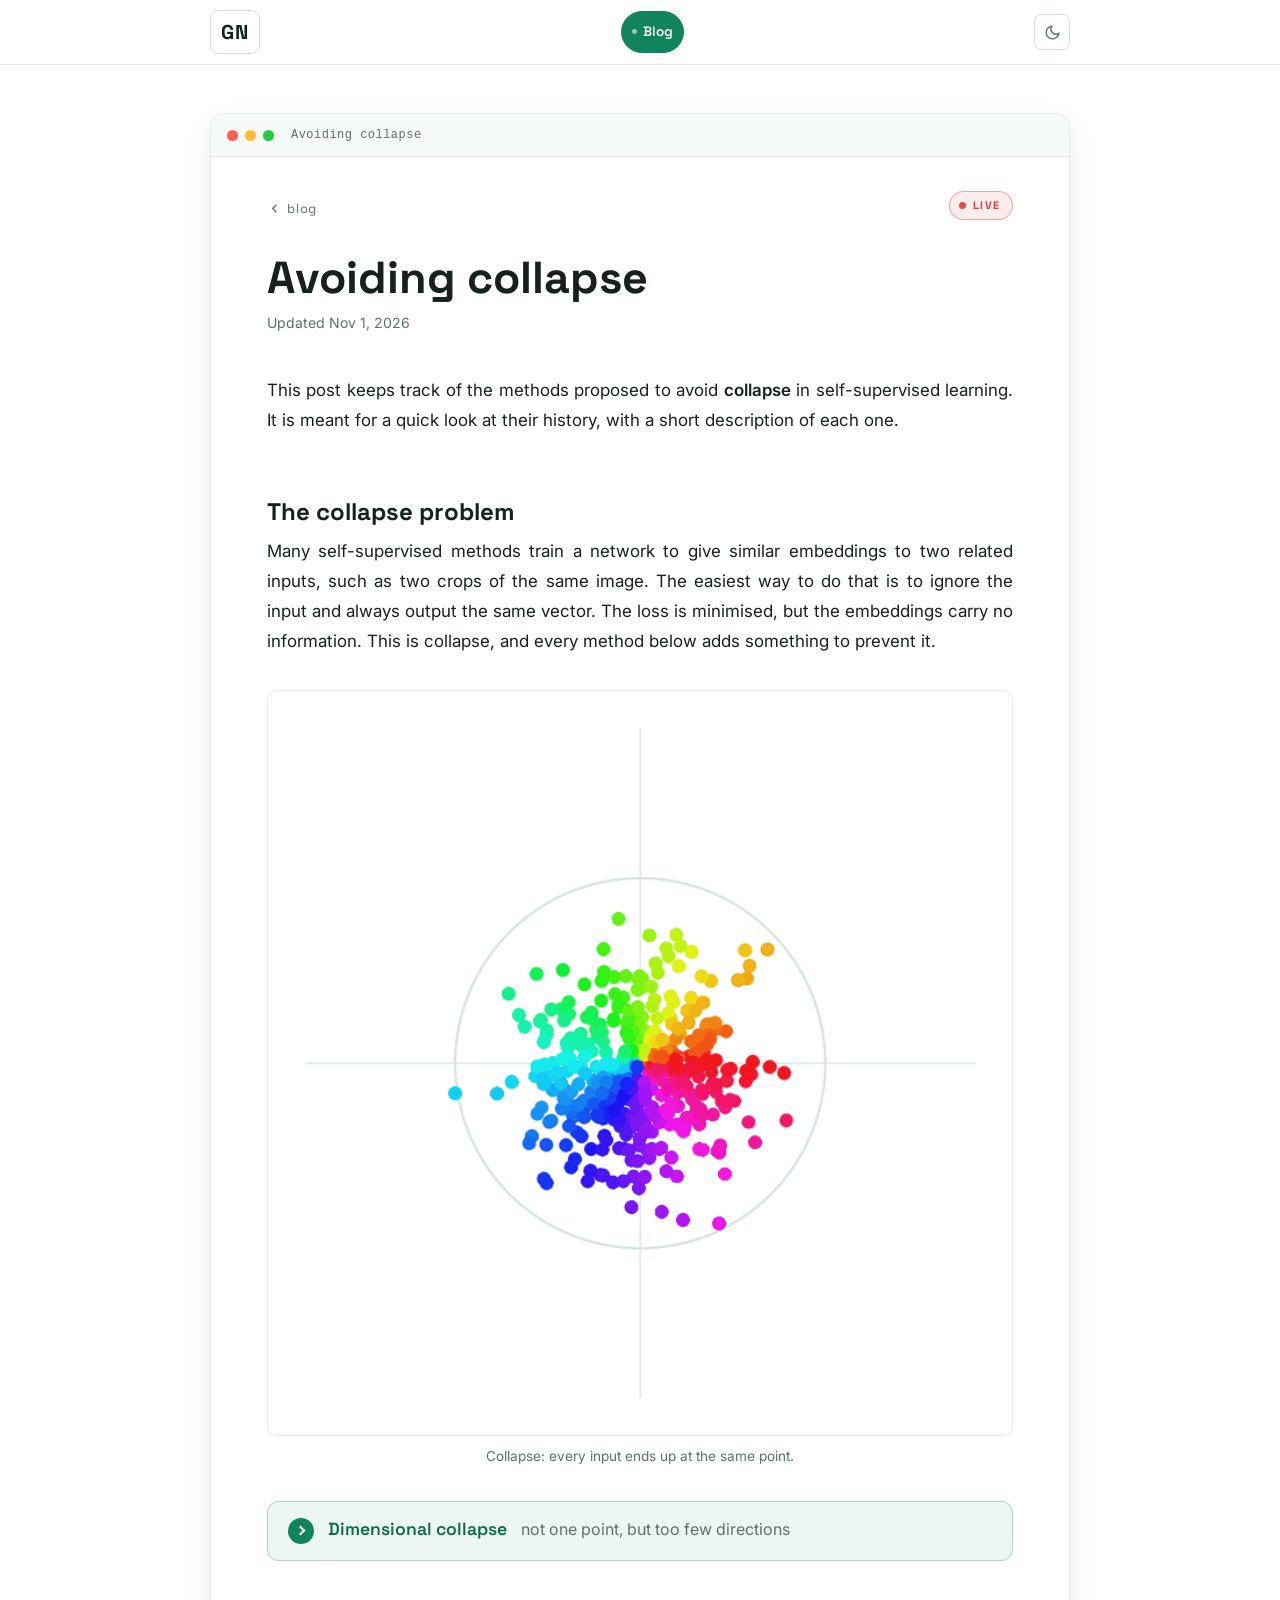
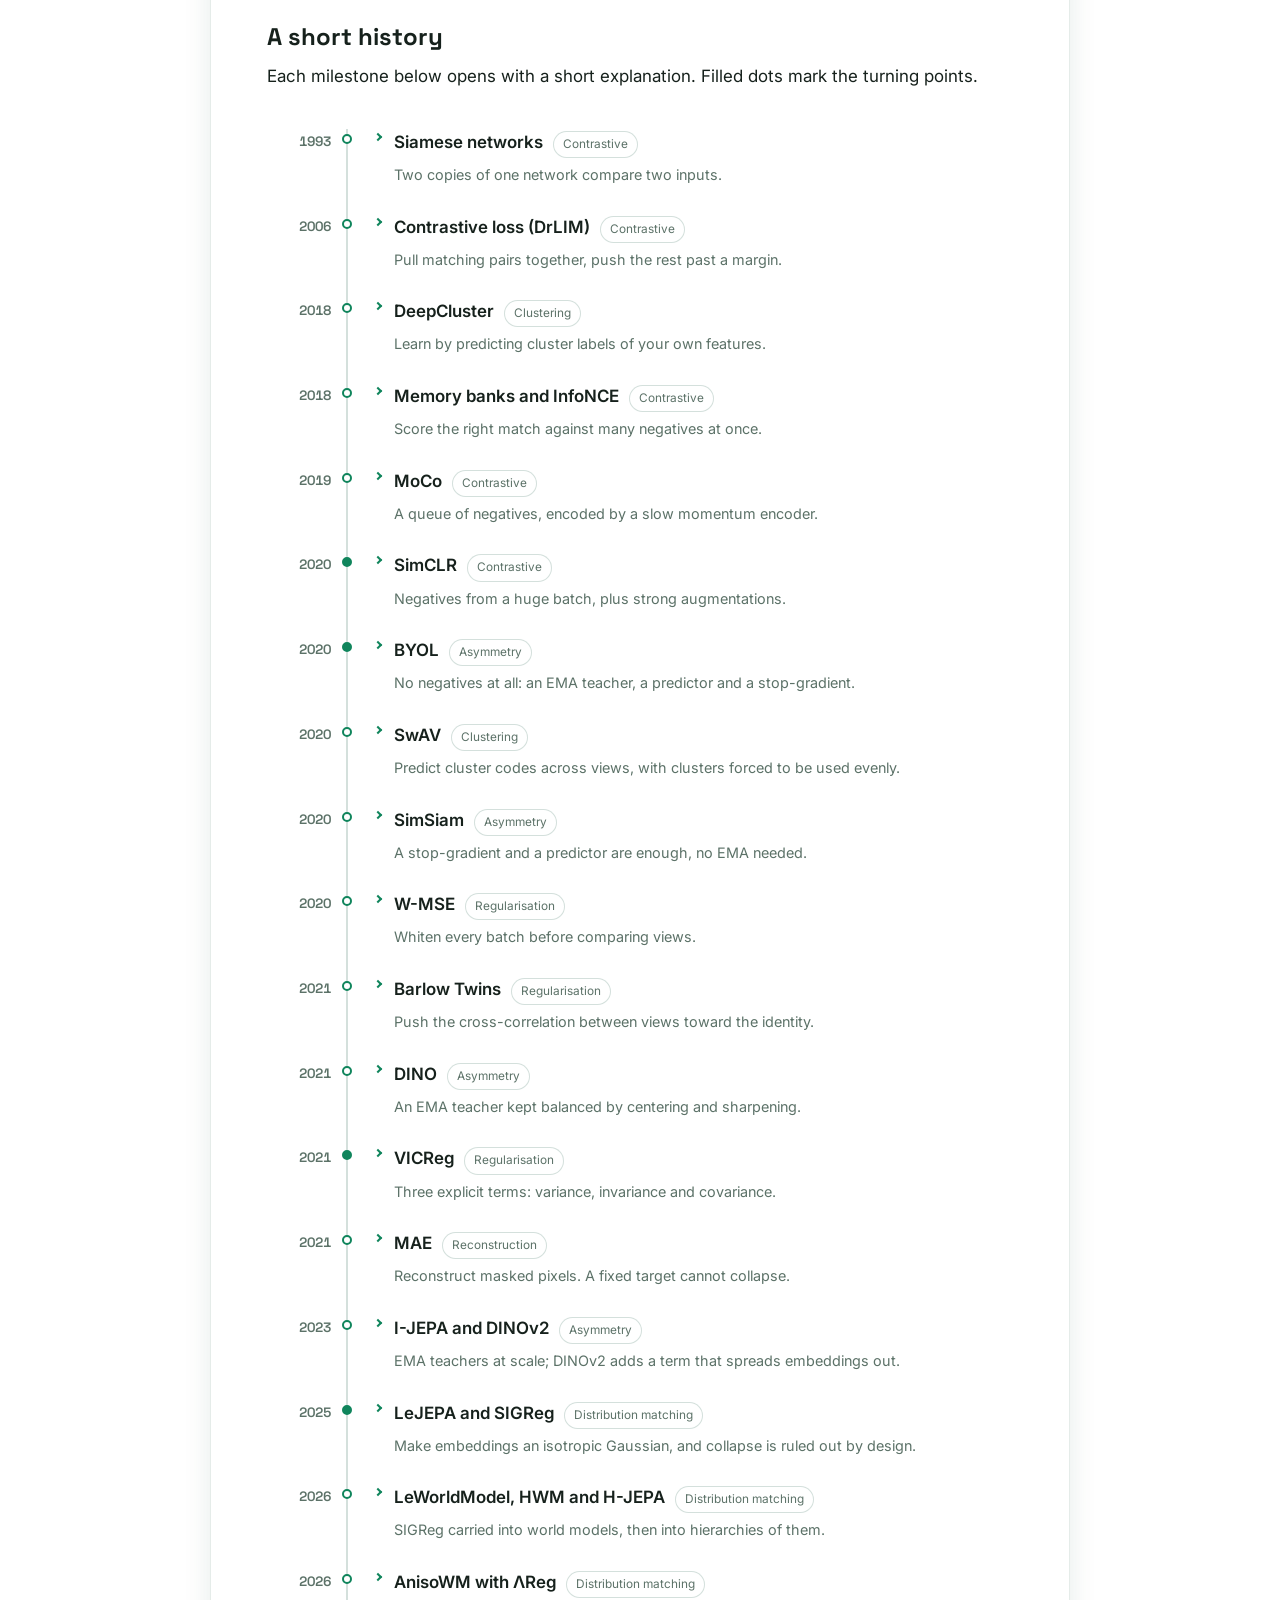
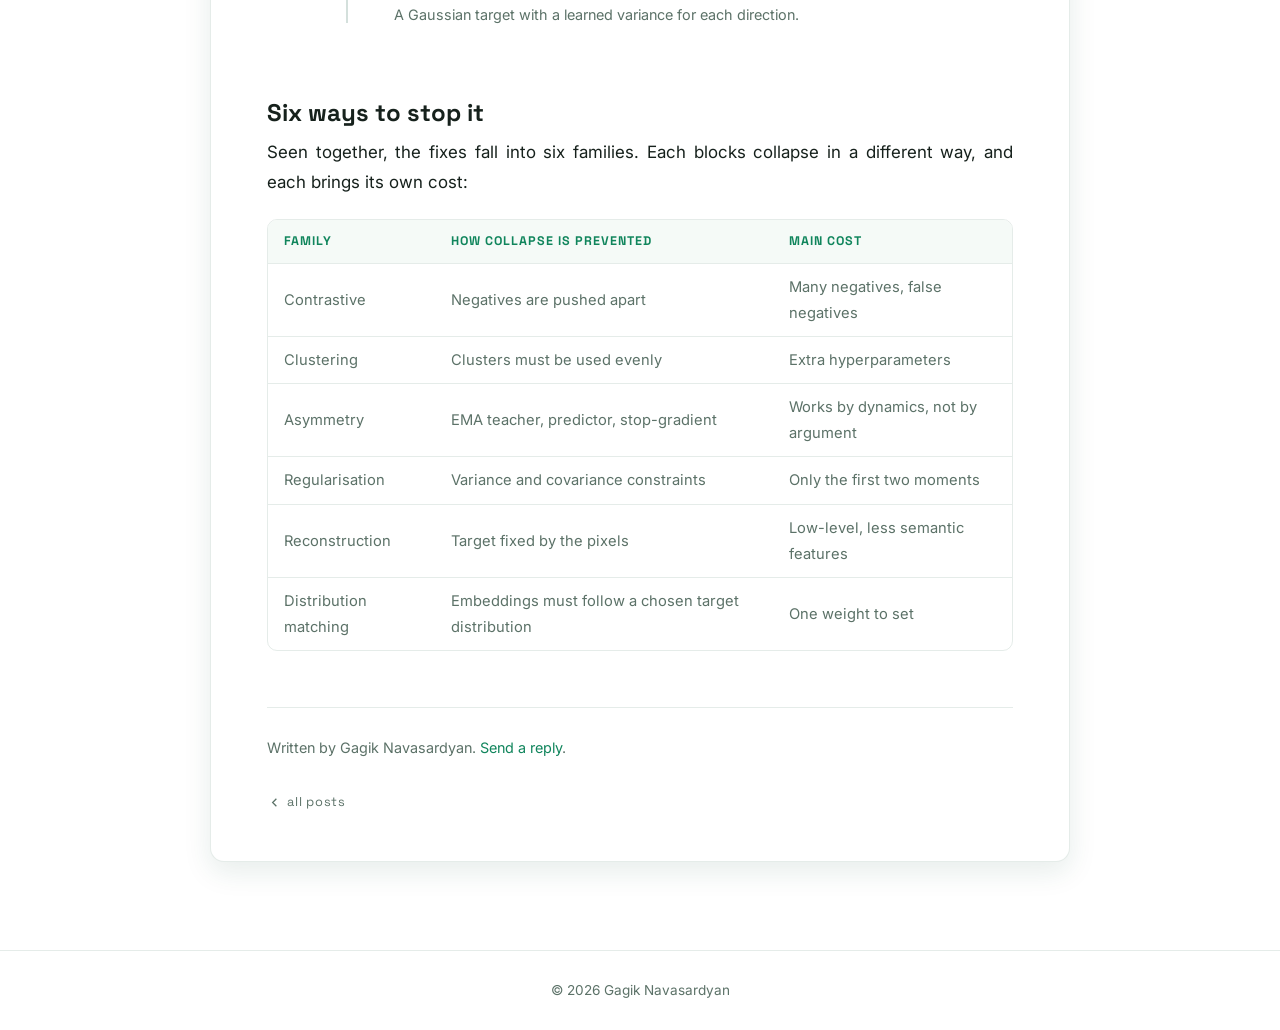
<file: writing/avoiding-collapse/index.html>
<!DOCTYPE html>
<html lang="en">
<head>
  <meta charset="UTF-8">
  <meta name="viewport" content="width=device-width, initial-scale=1.0">
  <title>Avoiding collapse · Gagik Navasardyan</title>
  <meta name="description" content="A running record of how self-supervised methods avoid collapse: negatives, clusters, EMA teachers, decorrelation, reconstruction and distribution matching.">
  <meta name="theme-color" content="#FFFFFF">
  <link rel="canonical" href="https://gagiknavasardyan.github.io/writing/avoiding-collapse/">

  <meta property="og:type" content="article">
  <meta property="og:title" content="Avoiding collapse">
  <meta property="og:description" content="A running record of how self-supervised methods avoid collapse: negatives, clusters, EMA teachers, decorrelation, reconstruction and distribution matching.">
  <meta property="og:image" content="https://gagiknavasardyan.github.io/assets/og-image.png">
  <meta property="og:image:width" content="1200">
  <meta property="og:image:height" content="630">
  <meta property="og:image:alt" content="Gagik Navasardyan · MSc in Artificial Intelligence, UB · UPC · URV, Barcelona.">
  <meta property="og:url" content="https://gagiknavasardyan.github.io/writing/avoiding-collapse/">
  <meta property="article:published_time" content="2026-10-16">
  <meta property="article:author" content="Gagik Navasardyan">
  <meta name="twitter:card" content="summary_large_image">

  <link rel="icon" type="image/svg+xml" href="../../assets/favicon.svg">

  <link rel="preconnect" href="https://fonts.googleapis.com">
  <link rel="preconnect" href="https://fonts.gstatic.com" crossorigin>
  <link href="https://fonts.googleapis.com/css2?family=Inter:wght@400;600&family=Space+Grotesk:wght@500;700&display=swap" rel="stylesheet">

  <script src="../../theme.js?v=adc9bed3"></script>
  <script src="../../transitions.js?v=7a687d03"></script>
  <link rel="stylesheet" href="../../styles.css?v=84ca58f2">
  <link rel="stylesheet" href="../../blog.css?v=2b193da7">
  <script src="../../blog.js?v=58ff9639" defer></script>
  <script src="../../header.js?v=b237b89f" defer></script>


  <script type="application/ld+json">
  {
    "@context": "https://schema.org",
    "@type": "BlogPosting",
    "headline": "Avoiding collapse",
    "datePublished": "2026-10-16",
    "author": { "@type": "Person", "name": "Gagik Navasardyan" },
    "url": "https://gagiknavasardyan.github.io/writing/avoiding-collapse/"
  }
  </script>
</head>
<body class="blog">
  <a class="skip-link" href="#main">Skip to content</a>

  <header class="site-header">
    <div class="reading-progress" aria-hidden="true"></div>
    <nav class="nav container" aria-label="Main">
      <a class="nav-logo" href="../../index.html" aria-label="Back to the portfolio">GN</a>
      <ul class="nav-menu" id="nav-menu">
        <li><a class="nav-writing active" href="../../writing/"><span class="nav-writing-dot" aria-hidden="true"></span>Blog</a></li>
      </ul>
      <div class="nav-actions">
          <button class="theme-toggle" type="button" aria-pressed="false" aria-label="Switch to dark theme" title="Toggle theme">
            <svg class="theme-icon theme-icon-sun" viewBox="0 0 24 24" width="17" height="17" aria-hidden="true" fill="none" stroke="currentColor" stroke-width="2" stroke-linecap="round"><circle cx="12" cy="12" r="4"/><path d="M12 2v2M12 20v2M4.9 4.9l1.4 1.4M17.7 17.7l1.4 1.4M2 12h2M20 12h2M4.9 19.1l1.4-1.4M17.7 6.3l1.4-1.4"/></svg>
            <svg class="theme-icon theme-icon-moon" viewBox="0 0 24 24" width="17" height="17" aria-hidden="true" fill="none" stroke="currentColor" stroke-width="2" stroke-linecap="round" stroke-linejoin="round"><path d="M21 12.8A9 9 0 1 1 11.2 3a7 7 0 0 0 9.8 9.8Z"/></svg>
          </button>
      </div>
    </nav>
  </header>

  <main id="main" class="blog-main">
    <div class="container">

      <div class="window window-post">
        <div class="window-bar" aria-hidden="true">
          <span class="term-dot term-dot-r"></span>
          <span class="term-dot term-dot-y"></span>
          <span class="term-dot term-dot-g"></span>
          <span class="window-title">Avoiding collapse</span>
        </div>
        <div class="window-body">
          <span class="live-badge has-tip" data-tip="I keep updating it as new papers come out." aria-label="I keep updating it as new papers come out." tabindex="0"><span class="live-dot" aria-hidden="true"></span>Live</span>
          <a class="back-link" href="../../writing/">
            <svg viewBox="0 0 24 24" width="15" height="15" aria-hidden="true" fill="none" stroke="currentColor" stroke-width="2"><path d="m15 18-6-6 6-6"/></svg>
            blog
          </a>

          

          <article class="post">
            <header class="post-header">
              <h1>Avoiding collapse</h1>
              <p class="post-byline">
                <time datetime="2026-11-01">Updated Nov 1, 2026</time>
                
                
                
              </p>
            </header>

            <div class="prose">
<p>This post keeps track of the methods proposed to avoid <strong>collapse</strong> in self-supervised learning. It is meant for a quick look at their history, with a short description of each one.</p>
<h2 id="the-collapse-problem"><a class="heading-anchor" href="#the-collapse-problem" aria-hidden="true">#</a>The collapse problem</h2>
<p>Many self-supervised methods train a network to give similar embeddings to two related inputs, such as two crops of the same image. The easiest way to do that is to ignore the input and always output the same vector. The loss is minimised, but the embeddings carry no information. This is collapse, and every method below adds something to prevent it.</p>
<figure>
  <img src="../../assets/posts/avoiding-collapse/collapse.gif" alt="An animation of a cloud of points drawn from a two-dimensional isotropic Gaussian, each coloured by its direction from the centre like a colour wheel. All points move toward the centre at the same time, their colours fading to a single grey, until they meet in one grey point; then they spread back out into the colourful round cloud, on a loop." width="640" height="640" loading="lazy" decoding="async">
  <figcaption>Collapse: every input ends up at the same point.</figcaption>
</figure>
<div class="cfyb-block cfyb-row cfyb-card" data-label="Dimensional collapse — not one point, but too few directions"><div class="cfyb-block-body">
<p>Collapse does not have to be total. In <strong>dimensional collapse</strong>, the embeddings do not shrink to a single point, but they only spread along a few directions: a 2048-dimensional embedding may effectively use a few dozen. Training looks healthy, the loss is fine, and the representation is still much poorer than it could be.</p>
<p>It is subtler and more common than complete collapse. Even methods designed to avoid collapse can suffer from it. It is one reason why methods that constrain the <em>whole</em> distribution of embeddings, not just a constant output, came to matter.</p>
</div></div>
<h2 id="a-short-history"><a class="heading-anchor" href="#a-short-history" aria-hidden="true">#</a>A short history</h2>
<p>Each milestone below opens with a short explanation. Filled dots mark the turning points.</p>
<ol class="timeline" aria-label="Timeline of methods for avoiding collapse">
  <li class="timeline-item"><span class="timeline-year">1993</span><span class="timeline-dot" aria-hidden="true"></span><details class="timeline-details"><summary><span class="timeline-title">Siamese networks</span><span class="bar-tag">Contrastive</span><span class="timeline-text">Two copies of one network compare two inputs.</span></summary><div class="timeline-body"><p>Bromley and colleagues verified signatures with two copies of the same network, sharing their weights. Matching signatures should land close together, forgeries far apart.</p><p>From the very start, the network was shown <em>negative</em> pairs (forgeries), so it could not simply map everything to one point.</p></div></details></li>
  <li class="timeline-item"><span class="timeline-year">2006</span><span class="timeline-dot" aria-hidden="true"></span><details class="timeline-details"><summary><span class="timeline-title">Contrastive loss (DrLIM)</span><span class="bar-tag">Contrastive</span><span class="timeline-text">Pull matching pairs together, push the rest past a margin.</span></summary><div class="timeline-body"><p>Hadsell, Chopra and LeCun turned the idea into a general loss: similar pairs are pulled together, dissimilar pairs are pushed apart until they are at least a margin away.</p><p>It is the template for everything contrastive that followed: collapse is avoided because negatives must stay apart.</p></div></details></li>
  <li class="timeline-item"><span class="timeline-year">2018</span><span class="timeline-dot" aria-hidden="true"></span><details class="timeline-details"><summary><span class="timeline-title">DeepCluster</span><span class="bar-tag">Clustering</span><span class="timeline-text">Learn by predicting cluster labels of your own features.</span></summary><div class="timeline-body"><p>Caron and colleagues alternate between clustering the network's features with k-means and training the network to predict those cluster labels.</p><p>Here collapse means everything falling into one cluster. The fix is practical: empty clusters are re-seeded and training samples are balanced across clusters.</p></div></details></li>
  <li class="timeline-item"><span class="timeline-year">2018</span><span class="timeline-dot" aria-hidden="true"></span><details class="timeline-details"><summary><span class="timeline-title">Memory banks and InfoNCE</span><span class="bar-tag">Contrastive</span><span class="timeline-text">Score the right match against many negatives at once.</span></summary><div class="timeline-body"><p>Instance discrimination (Wu and colleagues) treats every image as its own class and keeps a <strong>memory bank</strong> of stored embeddings to use as negatives.</p><p>CPC (van den Oord and colleagues) introduced the <strong>InfoNCE</strong> loss: a softmax that scores the true match against many negatives. It became the standard contrastive loss.</p></div></details></li>
  <li class="timeline-item"><span class="timeline-year">2019</span><span class="timeline-dot" aria-hidden="true"></span><details class="timeline-details"><summary><span class="timeline-title">MoCo</span><span class="bar-tag">Contrastive</span><span class="timeline-text">A queue of negatives, encoded by a slow momentum encoder.</span></summary><div class="timeline-body"><p>He and colleagues keep a <strong>queue</strong> of negatives from past batches. To keep old and new negatives comparable, they are encoded by a <strong>momentum encoder</strong>, a slowly updated (EMA) copy of the network.</p><p>This is where the EMA copy first appears in contrastive learning (Mean Teacher had used one in 2017 for semi-supervised learning); it later becomes the main anti-collapse tool of its own.</p></div></details></li>
  <li class="timeline-item is-key"><span class="timeline-year">2020</span><span class="timeline-dot" aria-hidden="true"></span><details class="timeline-details"><summary><span class="timeline-title">SimCLR</span><span class="bar-tag">Contrastive</span><span class="timeline-text">Negatives from a huge batch, plus strong augmentations.</span></summary><div class="timeline-body"><p>Chen and colleagues drop the queue: every other image in a very large batch is a negative. Strong augmentations and a small projection head on top of the encoder make it work.</p><p>The cost of the contrastive family shows clearly here: good results need thousands of negatives per step, and two photos of different dogs are pushed apart as if they had nothing in common.</p></div></details></li>
  <li class="timeline-item is-key"><span class="timeline-year">2020</span><span class="timeline-dot" aria-hidden="true"></span><details class="timeline-details"><summary><span class="timeline-title">BYOL</span><span class="bar-tag">Asymmetry</span><span class="timeline-text">No negatives at all: an EMA teacher, a predictor and a stop-gradient.</span></summary><div class="timeline-body"><p>Grill and colleagues showed negatives are not needed. An <strong>online</strong> network with an extra predictor head learns to match a <strong>target</strong> network, which is an EMA copy of the online one and receives no gradients (a <strong>stop-gradient</strong>).</p><p>The loss still allows collapse, but in practice training does not fall into it. Why exactly was debated for years.</p></div></details></li>
  <li class="timeline-item"><span class="timeline-year">2020</span><span class="timeline-dot" aria-hidden="true"></span><details class="timeline-details"><summary><span class="timeline-title">SwAV</span><span class="bar-tag">Clustering</span><span class="timeline-text">Predict cluster codes across views, with clusters forced to be used evenly.</span></summary><div class="timeline-body"><p>Caron and colleagues cluster online: the cluster code of one view is predicted from another view. The Sinkhorn–Knopp algorithm forces each batch to spread <strong>evenly</strong> across all clusters, so everything cannot fall into one.</p><p>The cost of the clustering family: the number of clusters and the balancing settings become new hyperparameters.</p></div></details></li>
  <li class="timeline-item"><span class="timeline-year">2020</span><span class="timeline-dot" aria-hidden="true"></span><details class="timeline-details"><summary><span class="timeline-title">SimSiam</span><span class="bar-tag">Asymmetry</span><span class="timeline-text">A stop-gradient and a predictor are enough, no EMA needed.</span></summary><div class="timeline-body"><p>Chen and He removed the EMA teacher: two identical branches, a predictor on one side and a stop-gradient on the other.</p><p>Remove the stop-gradient and it collapses at once, so the stop-gradient is what holds it up, not the EMA.</p></div></details></li>
  <li class="timeline-item"><span class="timeline-year">2020</span><span class="timeline-dot" aria-hidden="true"></span><details class="timeline-details"><summary><span class="timeline-title">W-MSE</span><span class="bar-tag">Regularisation</span><span class="timeline-text">Whiten every batch before comparing views.</span></summary><div class="timeline-body"><p>Ermolov and colleagues <strong>whiten</strong> the embeddings of each batch (zero mean, identity covariance) before comparing the two views. A whitened batch cannot collapse, by construction.</p><p>It opens the regularisation family: instead of relying on dynamics, constrain the embeddings directly.</p></div></details></li>
  <li class="timeline-item"><span class="timeline-year">2021</span><span class="timeline-dot" aria-hidden="true"></span><details class="timeline-details"><summary><span class="timeline-title">Barlow Twins</span><span class="bar-tag">Regularisation</span><span class="timeline-text">Push the cross-correlation between views toward the identity.</span></summary><div class="timeline-body"><p>Zbontar and colleagues compute the cross-correlation matrix between the two views' embeddings and push it toward the <strong>identity</strong>.</p><p>The diagonal makes each dimension agree with itself across views; the off-diagonal makes different dimensions carry different information, which also fights dimensional collapse.</p></div></details></li>
  <li class="timeline-item"><span class="timeline-year">2021</span><span class="timeline-dot" aria-hidden="true"></span><details class="timeline-details"><summary><span class="timeline-title">DINO</span><span class="bar-tag">Asymmetry</span><span class="timeline-text">An EMA teacher kept balanced by centering and sharpening.</span></summary><div class="timeline-body"><p>Caron and colleagues train a student to match the output distribution of an EMA teacher. Two opposite tricks keep it stable: <strong>centering</strong> subtracts a running mean so no single output dominates, and <strong>sharpening</strong> uses a low temperature so the outputs do not become uniform.</p><p>Each trick alone leads to collapse; balanced against each other, they hold.</p></div></details></li>
  <li class="timeline-item is-key"><span class="timeline-year">2021</span><span class="timeline-dot" aria-hidden="true"></span><details class="timeline-details"><summary><span class="timeline-title">VICReg</span><span class="bar-tag">Regularisation</span><span class="timeline-text">Three explicit terms: variance, invariance and covariance.</span></summary><div class="timeline-body"><p>Bardes, Ponce and LeCun split the job into three terms: keep every dimension's spread above a threshold (<strong>variance</strong>), make the two views close (<strong>invariance</strong>), and decorrelate the dimensions (<strong>covariance</strong>).</p><p>It is the method the <a href="../path-towards-autonomous-machine-intelligence/">Path Towards Autonomous Machine Intelligence</a> paper recommends for training a JEPA. Its limit: it controls only the mean and covariance, and the covariance term grows quadratically with the embedding size.</p></div></details></li>
  <li class="timeline-item"><span class="timeline-year">2021</span><span class="timeline-dot" aria-hidden="true"></span><details class="timeline-details"><summary><span class="timeline-title">MAE</span><span class="bar-tag">Reconstruction</span><span class="timeline-text">Reconstruct masked pixels. A fixed target cannot collapse.</span></summary><div class="timeline-body"><p>He and colleagues hide 75% of an image's patches and reconstruct the missing pixels. The target is the image itself, so there is nothing to collapse: no negatives, no EMA.</p><p>The price is semantics: the model spends its capacity on texture and lighting. <a href="../i-jepa/">I-JEPA</a> shows that predicting representations instead of pixels is worth 26 points in the same setup.</p></div></details></li>
  <li class="timeline-item"><span class="timeline-year">2023</span><span class="timeline-dot" aria-hidden="true"></span><details class="timeline-details"><summary><span class="timeline-title">I-JEPA and DINOv2</span><span class="bar-tag">Asymmetry</span><span class="timeline-text">EMA teachers at scale; DINOv2 adds a term that spreads embeddings out.</span></summary><div class="timeline-body"><p><a href="../i-jepa/">I-JEPA</a> and later V-JEPA predict in representation space with exactly the BYOL-style machinery: an EMA target encoder and a stop-gradient.</p><p>DINOv2 scales up DINO and adds the <strong>KoLeo</strong> regulariser, which pushes the embeddings in a batch apart so they cover the space evenly. Effective, but the stack of tricks keeps growing.</p></div></details></li>
  <li class="timeline-item is-key"><span class="timeline-year">2025</span><span class="timeline-dot" aria-hidden="true"></span><details class="timeline-details"><summary><span class="timeline-title">LeJEPA and SIGReg</span><span class="bar-tag">Distribution matching</span><span class="timeline-text">Make embeddings an isotropic Gaussian, and collapse is ruled out by design.</span></summary><div class="timeline-body"><p><a href="../lejepa/">LeJEPA</a> asks what distribution the embeddings <em>should</em> follow, and proves it is the <strong>isotropic Gaussian</strong>. <strong>SIGReg</strong> enforces it by testing many random 1-D projections against a standard normal, which covers all moments, not just the first two.</p><p>A constant embedding, or one squeezed onto a few directions, cannot look Gaussian, so collapse is excluded by the objective itself. No negatives, no EMA, no stop-gradient, one hyperparameter.</p></div></details></li>
  <li class="timeline-item"><span class="timeline-year">2026</span><span class="timeline-dot" aria-hidden="true"></span><details class="timeline-details"><summary><span class="timeline-title">LeWorldModel, HWM and H-JEPA</span><span class="bar-tag">Distribution matching</span><span class="timeline-text">SIGReg carried into world models, then into hierarchies of them.</span></summary><div class="timeline-body"><p><a href="../leworldmodel/">LeWorldModel</a> uses SIGReg to train a world model end-to-end from pixels, something that previously needed a frozen encoder or six extra loss terms.</p><p><a href="../h-jepa/">H-JEPA</a> stacks several such world models into a hierarchy, each level with its own latent space and its own SIGReg term, all trained end to end. Its HWM baseline, a hierarchy whose levels share one latent space, is trained the same way.</p></div></details></li>
  <li class="timeline-item"><span class="timeline-year">2026</span><span class="timeline-dot" aria-hidden="true"></span><details class="timeline-details"><summary><span class="timeline-title">AnisoWM with ΛReg</span><span class="bar-tag">Distribution matching</span><span class="timeline-text">A Gaussian target with a learned variance for each direction.</span></summary><div class="timeline-body"><p><a href="../anisowm/">AnisoWM</a> (Kang and colleagues) keeps SIGReg's test but changes its target: a Gaussian whose variance in each direction is learned, with the total variance fixed and the ratio between the largest and smallest variance capped by a bound κ. Each coordinate is divided by its target standard deviation, and plain SIGReg runs on the result.</p><p>Every direction must still carry variance, so collapse stays excluded; only the shape of the target changes. For a world model that plans by latent distance, an isotropic target can weight directions differently from the task, and the learned one plans better than LeWorldModel in all four of its environments.</p></div></details></li>
</ol>
<h2 id="six-ways-to-stop-it"><a class="heading-anchor" href="#six-ways-to-stop-it" aria-hidden="true">#</a>Six ways to stop it</h2>
<p>Seen together, the fixes fall into six families. Each blocks collapse in a different way, and each brings its own cost:</p>
<div class="table-wrap"><table><thead><tr><th>Family</th><th>How collapse is prevented</th><th>Main cost</th></tr></thead><tbody><tr><td>Contrastive</td><td>Negatives are pushed apart</td><td>Many negatives, false negatives</td></tr><tr><td>Clustering</td><td>Clusters must be used evenly</td><td>Extra hyperparameters</td></tr><tr><td>Asymmetry</td><td>EMA teacher, predictor, stop-gradient</td><td>Works by dynamics, not by argument</td></tr><tr><td>Regularisation</td><td>Variance and covariance constraints</td><td>Only the first two moments</td></tr><tr><td>Reconstruction</td><td>Target fixed by the pixels</td><td>Low-level, less semantic features</td></tr><tr><td>Distribution matching</td><td>Embeddings must follow a chosen target distribution</td><td>One weight to set</td></tr></tbody></table></div>
            </div>
          </article>

          <footer class="post-footer">
            <p>
              Written by Gagik Navasardyan.
              <a href="mailto:gagiknavasard@gmail.com">Send a reply</a>.
            </p>
            <a class="back-link" href="../../writing/">
              <svg viewBox="0 0 24 24" width="15" height="15" aria-hidden="true" fill="none" stroke="currentColor" stroke-width="2"><path d="m15 18-6-6 6-6"/></svg>
              all posts
            </a>
          </footer>
        </div>
      </div>

    </div>
  </main>

  <footer class="site-footer">
    <div class="container">
      <p>© 2026 Gagik Navasardyan</p>
    </div>
  </footer>
</body>
</html>
</file>
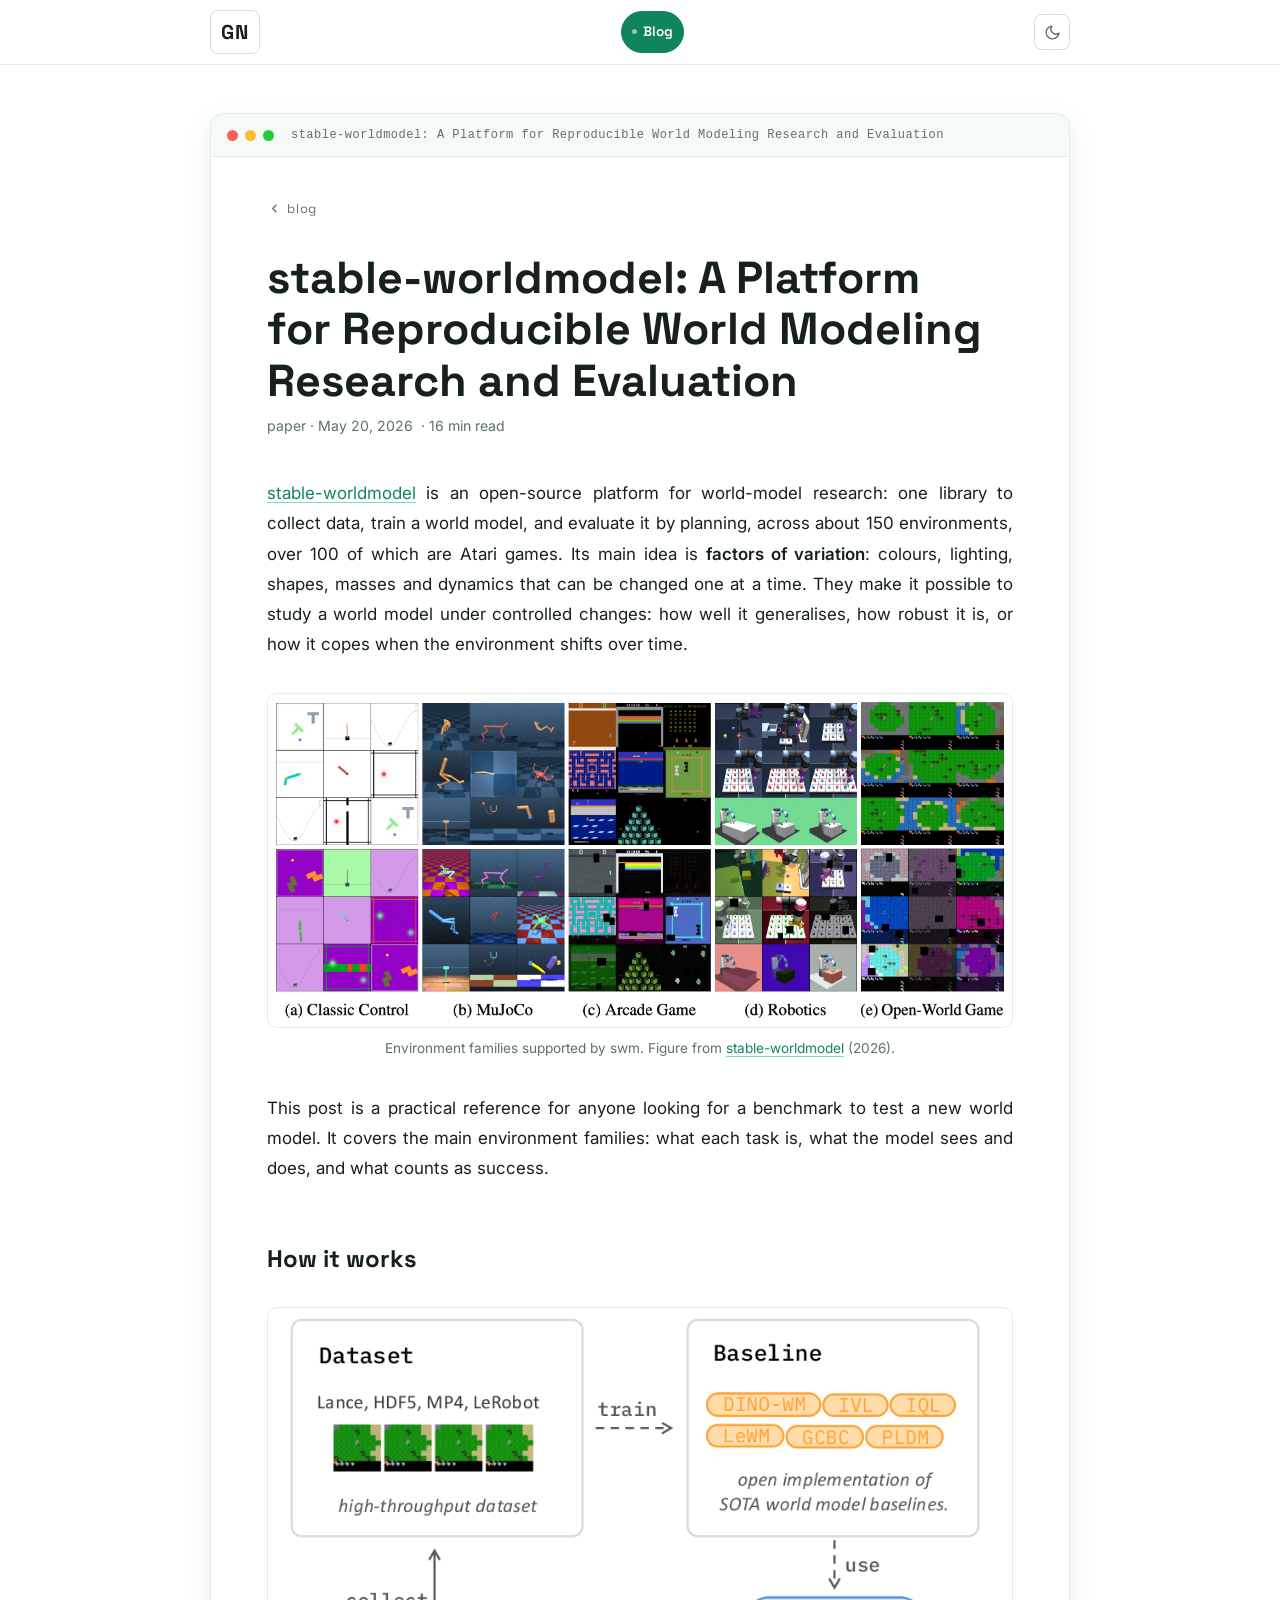
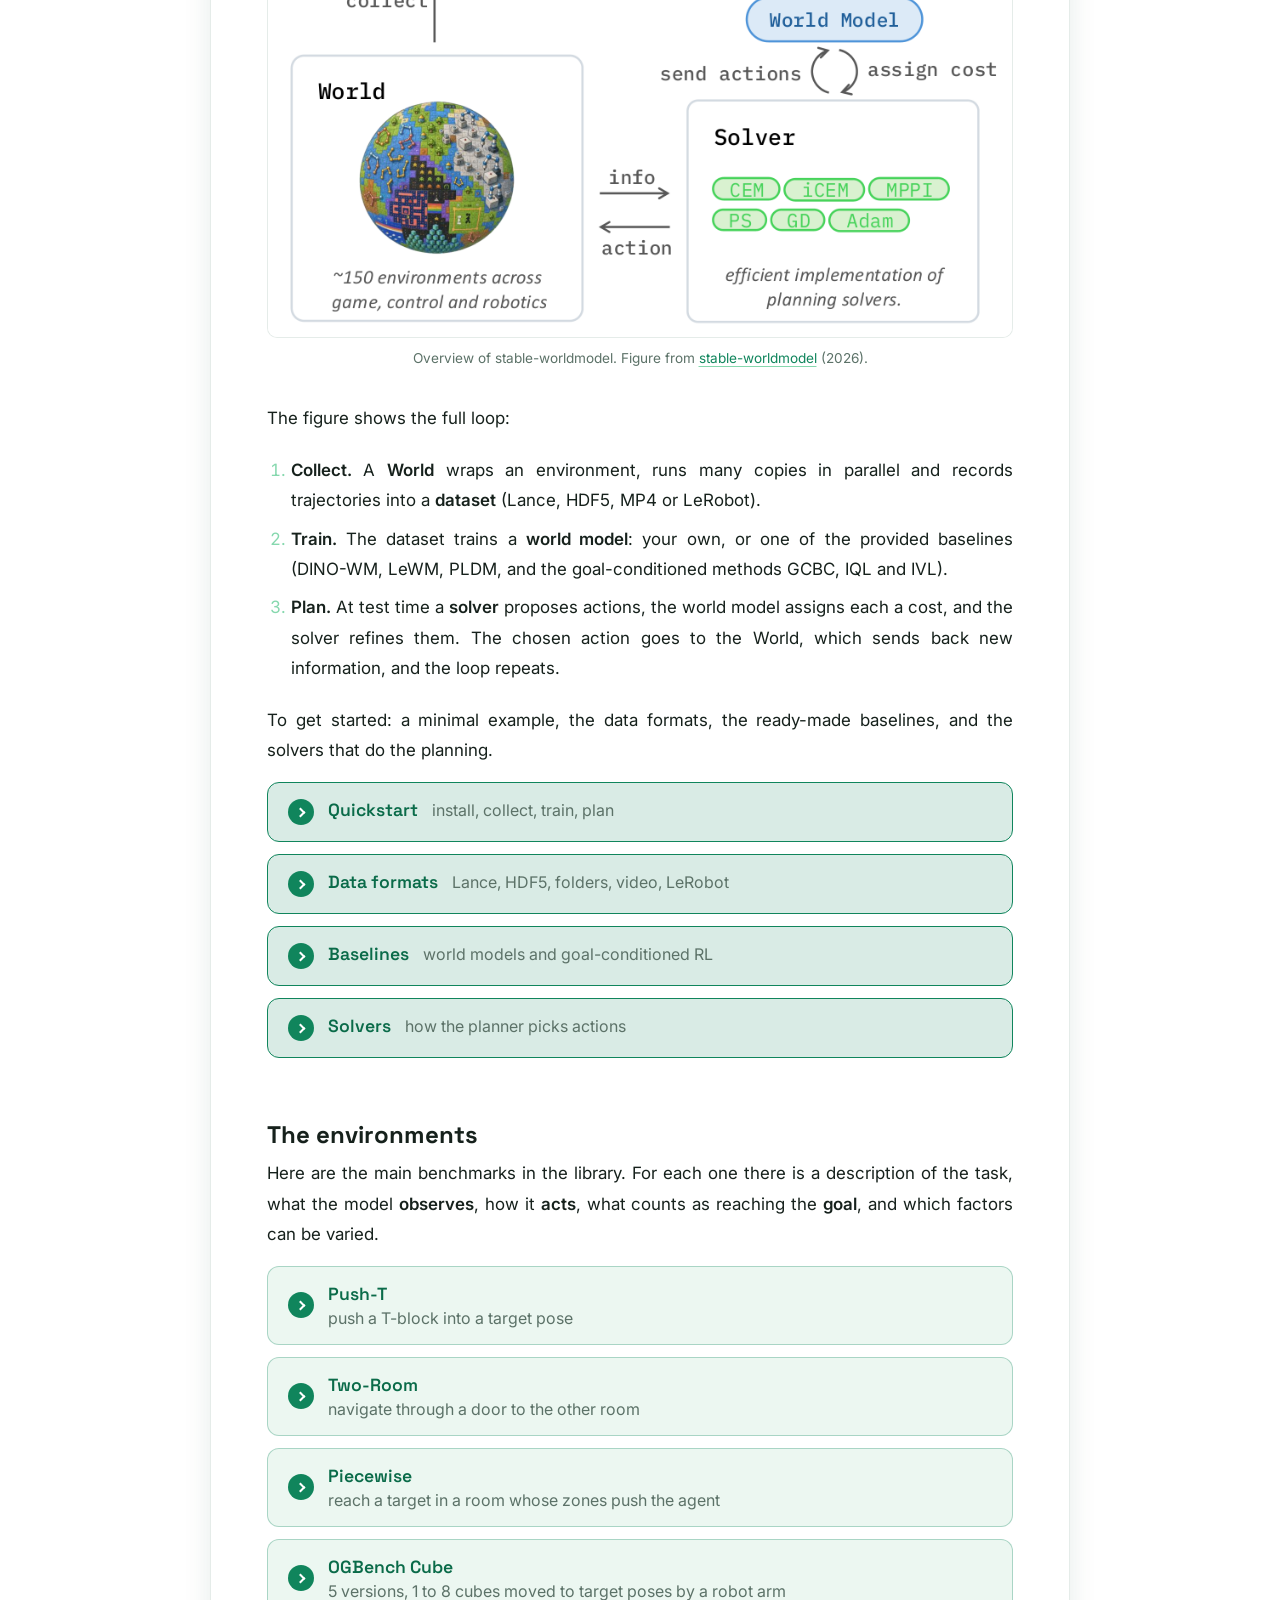
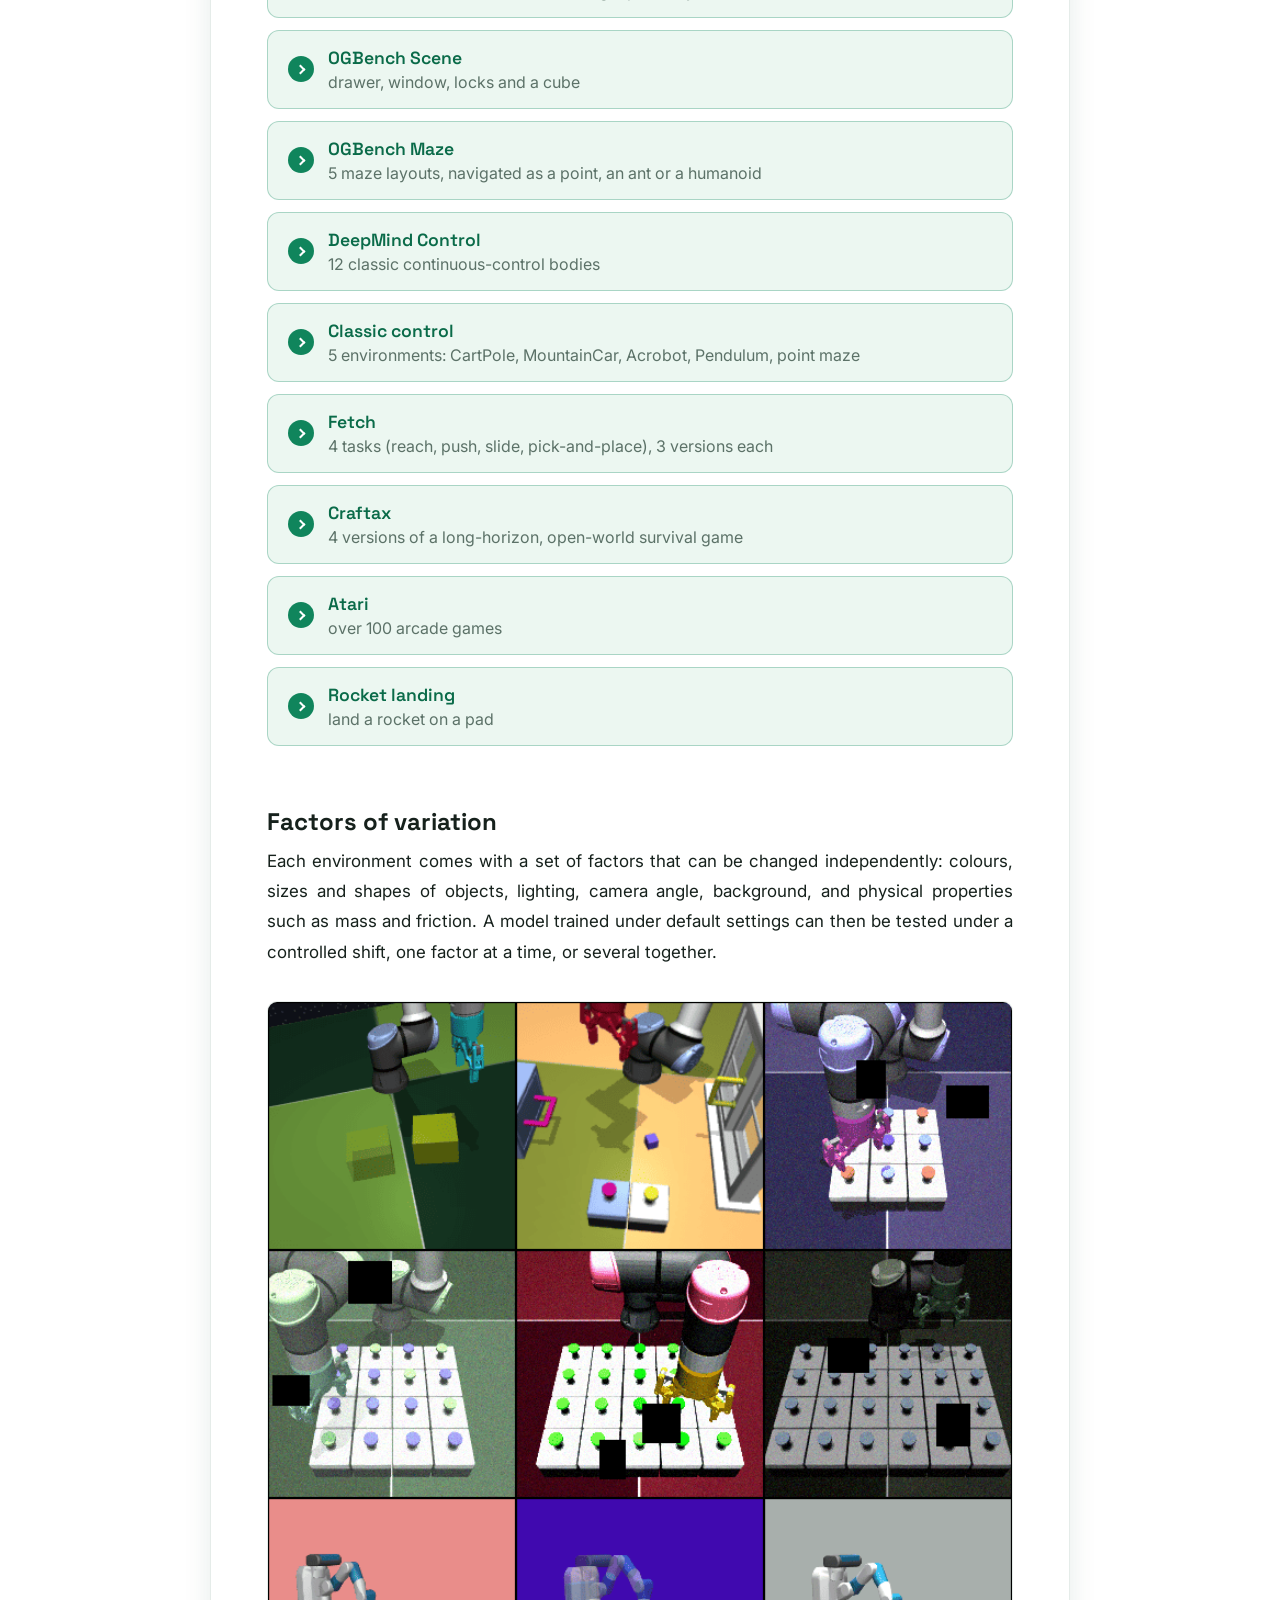
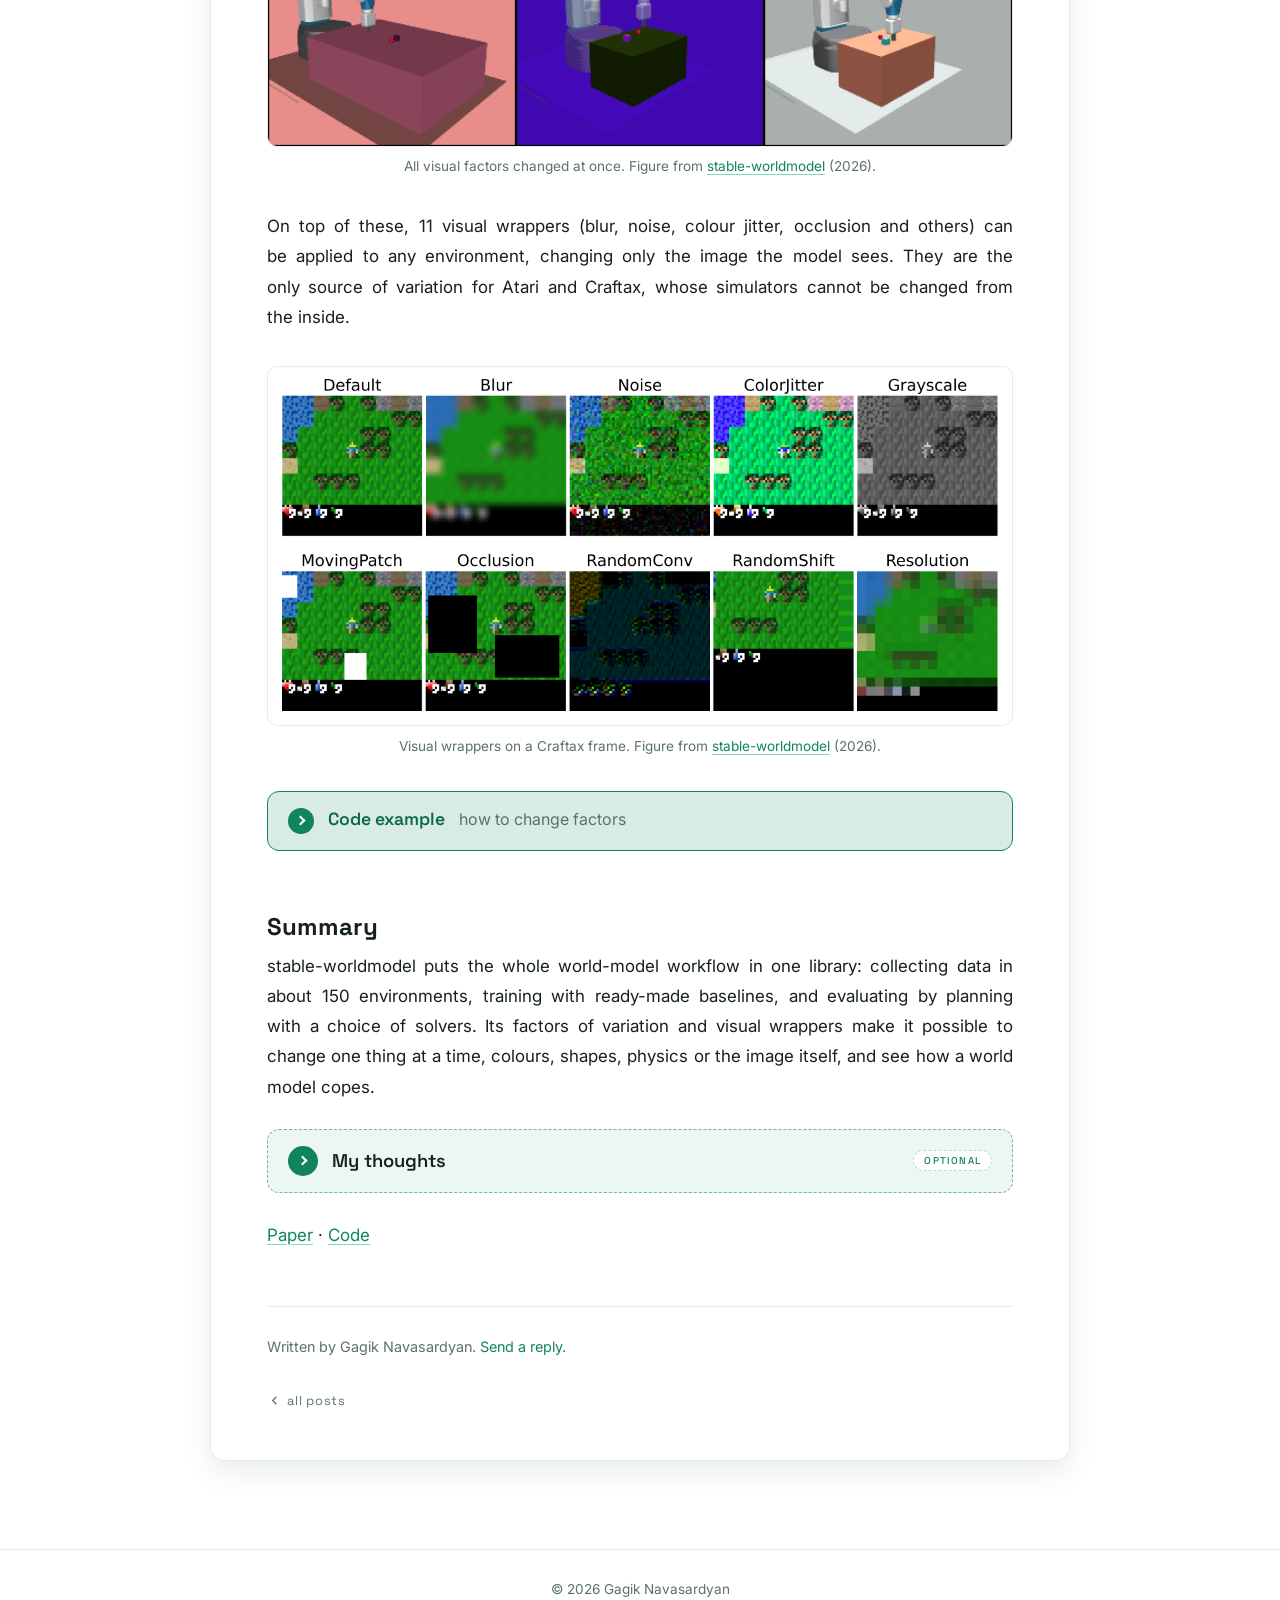
<file: writing/stable-worldmodel/index.html>
<!DOCTYPE html>
<html lang="en">
<head>
  <meta charset="UTF-8">
  <meta name="viewport" content="width=device-width, initial-scale=1.0">
  <title>stable-worldmodel: A Platform for Reproducible World Modeling Research and Evaluation · Gagik Navasardyan</title>
  <meta name="description" content="A practical guide to stable-worldmodel, the shared platform for training and evaluating world models, with each main environment&#x27;s task, observations, actions and success criterion.">
  <meta name="theme-color" content="#FFFFFF">
  <link rel="canonical" href="https://gagiknavasardyan.github.io/writing/stable-worldmodel/">

  <meta property="og:type" content="article">
  <meta property="og:title" content="stable-worldmodel: A Platform for Reproducible World Modeling Research and Evaluation">
  <meta property="og:description" content="A practical guide to stable-worldmodel, the shared platform for training and evaluating world models, with each main environment&#x27;s task, observations, actions and success criterion.">
  <meta property="og:image" content="https://gagiknavasardyan.github.io/assets/og-image.png">
  <meta property="og:image:width" content="1200">
  <meta property="og:image:height" content="630">
  <meta property="og:image:alt" content="Gagik Navasardyan · MSc in Artificial Intelligence, UB · UPC · URV, Barcelona.">
  <meta property="og:url" content="https://gagiknavasardyan.github.io/writing/stable-worldmodel/">
  <meta property="article:published_time" content="2026-10-06">
  <meta property="article:author" content="Gagik Navasardyan">
  <meta name="twitter:card" content="summary_large_image">

  <link rel="icon" type="image/svg+xml" href="../../assets/favicon.svg">

  <link rel="preconnect" href="https://fonts.googleapis.com">
  <link rel="preconnect" href="https://fonts.gstatic.com" crossorigin>
  <link href="https://fonts.googleapis.com/css2?family=Inter:wght@400;600&family=Space+Grotesk:wght@500;700&display=swap" rel="stylesheet">

  <script src="../../theme.js?v=adc9bed3"></script>
  <script src="../../transitions.js?v=7a687d03"></script>
  <link rel="stylesheet" href="../../styles.css?v=84ca58f2">
  <link rel="stylesheet" href="../../blog.css?v=2b193da7">
  <script src="../../blog.js?v=58ff9639" defer></script>
  <script src="../../header.js?v=b237b89f" defer></script>


  <script type="application/ld+json">
  {
    "@context": "https://schema.org",
    "@type": "BlogPosting",
    "headline": "stable-worldmodel: A Platform for Reproducible World Modeling Research and Evaluation",
    "datePublished": "2026-10-06",
    "author": { "@type": "Person", "name": "Gagik Navasardyan" },
    "url": "https://gagiknavasardyan.github.io/writing/stable-worldmodel/"
  }
  </script>
</head>
<body class="blog">
  <a class="skip-link" href="#main">Skip to content</a>

  <header class="site-header">
    <div class="reading-progress" aria-hidden="true"></div>
    <nav class="nav container" aria-label="Main">
      <a class="nav-logo" href="../../index.html" aria-label="Back to the portfolio">GN</a>
      <ul class="nav-menu" id="nav-menu">
        <li><a class="nav-writing active" href="../../writing/"><span class="nav-writing-dot" aria-hidden="true"></span>Blog</a></li>
      </ul>
      <div class="nav-actions">
          <button class="theme-toggle" type="button" aria-pressed="false" aria-label="Switch to dark theme" title="Toggle theme">
            <svg class="theme-icon theme-icon-sun" viewBox="0 0 24 24" width="17" height="17" aria-hidden="true" fill="none" stroke="currentColor" stroke-width="2" stroke-linecap="round"><circle cx="12" cy="12" r="4"/><path d="M12 2v2M12 20v2M4.9 4.9l1.4 1.4M17.7 17.7l1.4 1.4M2 12h2M20 12h2M4.9 19.1l1.4-1.4M17.7 6.3l1.4-1.4"/></svg>
            <svg class="theme-icon theme-icon-moon" viewBox="0 0 24 24" width="17" height="17" aria-hidden="true" fill="none" stroke="currentColor" stroke-width="2" stroke-linecap="round" stroke-linejoin="round"><path d="M21 12.8A9 9 0 1 1 11.2 3a7 7 0 0 0 9.8 9.8Z"/></svg>
          </button>
      </div>
    </nav>
  </header>

  <main id="main" class="blog-main">
    <div class="container">

      <div class="window window-post">
        <div class="window-bar" aria-hidden="true">
          <span class="term-dot term-dot-r"></span>
          <span class="term-dot term-dot-y"></span>
          <span class="term-dot term-dot-g"></span>
          <span class="window-title">stable-worldmodel: A Platform for Reproducible World Modeling Research and Evaluation</span>
        </div>
        <div class="window-body">
          
          <a class="back-link" href="../../writing/">
            <svg viewBox="0 0 24 24" width="15" height="15" aria-hidden="true" fill="none" stroke="currentColor" stroke-width="2"><path d="m15 18-6-6 6-6"/></svg>
            blog
          </a>

          

          <article class="post">
            <header class="post-header">
              <h1>stable-worldmodel: A Platform for Reproducible World Modeling Research and Evaluation</h1>
              <p class="post-byline">
                <time datetime="2026-05-20">paper · May 20, 2026</time>
                
                · 16 min read
                
              </p>
            </header>

            <div class="prose">
<p><a href="https://arxiv.org/abs/2605.21800" target="_blank" rel="noopener">stable-worldmodel</a> is an open-source platform for world-model research: one library to collect data, train a world model, and evaluate it by planning, across about 150 environments, over 100 of which are Atari games. Its main idea is <strong>factors of variation</strong>: colours, lighting, shapes, masses and dynamics that can be changed one at a time. They make it possible to study a world model under controlled changes: how well it generalises, how robust it is, or how it copes when the environment shifts over time.</p>
<figure>
  <img src="../../assets/posts/stable-worldmodel/environment-families.png" alt="Five groups of environment thumbnails: (a) classic control, such as Push-T, CartPole, MountainCar and Two-Room; (b) MuJoCo bodies such as the humanoid, cheetah and walker; (c) Atari arcade games; (d) robotics, with OGBench robot arms and Fetch; (e) the open-world game Craftax. The top row shows the default look of each environment, the bottom row the same environments with their visual factors of variation changed: colours, textures and occluding squares." width="2177" height="974" loading="lazy" decoding="async">
  <figcaption>Environment families supported by swm. Figure from <a href="https://arxiv.org/abs/2605.21800" target="_blank" rel="noopener">stable-worldmodel</a> (2026).</figcaption>
</figure>
<p>This post is a practical reference for anyone looking for a benchmark to test a new world model. It covers the main environment families: what each task is, what the model sees and does, and what counts as success.</p>
<h2 id="how-it-works"><a class="heading-anchor" href="#how-it-works" aria-hidden="true">#</a>How it works</h2>
<figure>
  <img src="../../assets/posts/stable-worldmodel/swm.png" alt="The stable-worldmodel loop. A World of about 150 environments is used to collect a dataset in Lance, HDF5, MP4 or LeRobot format; the dataset trains a world model from the provided baselines (DINO-WM, IVL, IQL, LeWM, GCBC, PLDM); a solver (CEM, iCEM, MPPI, PS, GD, Adam) sends actions to the world model, which assigns them a cost, and the chosen action goes back to the World." width="875" height="740" loading="lazy" decoding="async">
  <figcaption>Overview of stable-worldmodel. Figure from <a href="https://arxiv.org/abs/2605.21800" target="_blank" rel="noopener">stable-worldmodel</a> (2026).</figcaption>
</figure>
<p>The figure shows the full loop:</p>
<ol class="prose-list"><li><strong>Collect.</strong> A <strong>World</strong> wraps an environment, runs many copies in parallel and records trajectories into a <strong>dataset</strong> (Lance, HDF5, MP4 or LeRobot).</li><li><strong>Train.</strong> The dataset trains a <strong>world model</strong>: your own, or one of the provided baselines (DINO-WM, LeWM, PLDM, and the goal-conditioned methods GCBC, IQL and IVL).</li><li><strong>Plan.</strong> At test time a <strong>solver</strong> proposes actions, the world model assigns each a cost, and the solver refines them. The chosen action goes to the World, which sends back new information, and the loop repeats.</li></ol>
<p>To get started: a minimal example, the data formats, the ready-made baselines, and the solvers that do the planning.</p>
<div class="cfyb-block cfyb-row cfyb-card cfyb-code" data-label="Quickstart — install, collect, train, plan"><div class="cfyb-block-body">
<div class="code-block" data-lang="bash"><pre><code>pip<span class="w"> </span>install<span class="w"> </span><span class="s1">'stable-worldmodel[all]'</span><span class="w">   </span><span class="c1"># training, environments and data</span>
</code></pre></div>
<blockquote><p><strong>Note:</strong> this differs slightly from the quickstart in their <a href="https://github.com/galilai-group/stable-worldmodel" target="_blank" rel="noopener">GitHub README</a>. I ran it and fixed two issues: <code>World</code> needs an <code>image_shape</code>, and <code>collect</code> and <code>load_dataset</code> resolve relative paths differently, so both now use the same absolute path.</p></blockquote>
<div class="code-block" data-lang="python"><pre><code><span class="kn">from</span><span class="w"> </span><span class="nn">pathlib</span><span class="w"> </span><span class="kn">import</span> <span class="n">Path</span>
<span class="kn">import</span><span class="w"> </span><span class="nn">stable_worldmodel</span><span class="w"> </span><span class="k">as</span><span class="w"> </span><span class="nn">swm</span>
<span class="kn">from</span><span class="w"> </span><span class="nn">stable_worldmodel.policy</span><span class="w"> </span><span class="kn">import</span> <span class="n">WorldModelPolicy</span><span class="p">,</span> <span class="n">PlanConfig</span>
<span class="kn">from</span><span class="w"> </span><span class="nn">stable_worldmodel.planning</span><span class="w"> </span><span class="kn">import</span> <span class="n">CEMSolver</span>

<span class="c1"># 1. Collect a dataset with any policy</span>
<span class="n">world</span> <span class="o">=</span> <span class="n">swm</span><span class="o">.</span><span class="n">World</span><span class="p">(</span><span class="s2">"swm/PushT-v1"</span><span class="p">,</span> <span class="n">num_envs</span><span class="o">=</span><span class="mi">8</span><span class="p">,</span> <span class="n">image_shape</span><span class="o">=</span><span class="p">(</span><span class="mi">224</span><span class="p">,</span> <span class="mi">224</span><span class="p">))</span>
<span class="n">world</span><span class="o">.</span><span class="n">set_policy</span><span class="p">(</span><span class="n">your_expert_policy</span><span class="p">)</span>
<span class="n">path</span> <span class="o">=</span> <span class="n">Path</span><span class="p">(</span><span class="s2">"data/pusht_demo.lance"</span><span class="p">)</span><span class="o">.</span><span class="n">absolute</span><span class="p">()</span>
<span class="n">world</span><span class="o">.</span><span class="n">collect</span><span class="p">(</span><span class="n">path</span><span class="p">,</span> <span class="n">episodes</span><span class="o">=</span><span class="mi">100</span><span class="p">,</span> <span class="n">seed</span><span class="o">=</span><span class="mi">0</span><span class="p">)</span>

<span class="c1"># 2. Load it for training: windows of 16 consecutive steps</span>
<span class="n">dataset</span> <span class="o">=</span> <span class="n">swm</span><span class="o">.</span><span class="n">data</span><span class="o">.</span><span class="n">load_dataset</span><span class="p">(</span><span class="n">path</span><span class="p">,</span> <span class="n">num_steps</span><span class="o">=</span><span class="mi">16</span><span class="p">)</span>
<span class="n">world_model</span> <span class="o">=</span> <span class="o">...</span>  <span class="c1"># your model</span>

<span class="c1"># 3. Evaluate by planning with model-predictive control</span>
<span class="n">solver</span> <span class="o">=</span> <span class="n">CEMSolver</span><span class="p">(</span><span class="n">cost</span><span class="o">=</span><span class="n">world_model</span><span class="p">,</span> <span class="n">num_samples</span><span class="o">=</span><span class="mi">300</span><span class="p">)</span>
<span class="n">policy</span> <span class="o">=</span> <span class="n">WorldModelPolicy</span><span class="p">(</span>
    <span class="n">solver</span><span class="o">=</span><span class="n">solver</span><span class="p">,</span>
    <span class="n">config</span><span class="o">=</span><span class="n">PlanConfig</span><span class="p">(</span><span class="n">horizon</span><span class="o">=</span><span class="mi">10</span><span class="p">,</span> <span class="n">receding_horizon</span><span class="o">=</span><span class="mi">5</span><span class="p">),</span>
<span class="p">)</span>
<span class="n">world</span><span class="o">.</span><span class="n">set_policy</span><span class="p">(</span><span class="n">policy</span><span class="p">)</span>
<span class="n">results</span> <span class="o">=</span> <span class="n">world</span><span class="o">.</span><span class="n">evaluate</span><span class="p">(</span><span class="n">episodes</span><span class="o">=</span><span class="mi">50</span><span class="p">)</span>
<span class="nb">print</span><span class="p">(</span><span class="sa">f</span><span class="s2">"Success Rate: </span><span class="si">{</span><span class="n">results</span><span class="p">[</span><span class="s1">'success_rate'</span><span class="p">]</span><span class="si">:</span><span class="s2">.1f</span><span class="si">}</span><span class="s2">%"</span><span class="p">)</span>
</code></pre></div>
</div></div>
<div class="cfyb-block cfyb-row cfyb-card cfyb-code" data-label="Data formats — Lance, HDF5, folders, video, LeRobot"><div class="cfyb-block-body">
<div class="table-wrap"><table><thead><tr><th>Format</th><th>Stored as</th><th>Best for</th></tr></thead><tbody><tr><td><code>lance</code> (default)</td><td>a LanceDB table</td><td>fast indexed reads, appending; about 4,800 samples/s locally</td></tr><tr><td><code>hdf5</code></td><td>one <code>.h5</code> file</td><td>a single portable file</td></tr><tr><td><code>folder</code></td><td><code>.npz</code> columns and one JPEG per step</td><td>inspecting data by hand</td></tr><tr><td><code>video</code></td><td><code>.npz</code> columns and one MP4 per episode</td><td>long episodes, compact storage</td></tr><tr><td><code>lance_video</code></td><td>a LanceDB table with one MP4 per episode</td><td>Lance&#x27;s fast reads, video&#x27;s compact storage</td></tr><tr><td><code>lerobot</code></td><td><code>lerobot://&lt;repo_id&gt;</code></td><td>reading LeRobot Hub datasets</td></tr></tbody></table></div>
<p>Convert between them with <code>swm.data.convert(...)</code>.</p>
</div></div>
<div class="cfyb-block cfyb-row cfyb-card cfyb-code" data-label="Baselines — world models and goal-conditioned RL"><div class="cfyb-block-body">
<p>Ready-made baselines, so new models can be compared on equal terms:</p>
<ul class="prose-list"><li><strong>Latent world models:</strong> DINO-WM, PLDM, LeWorldModel, TD-MPC2.</li><li><strong>Goal-conditioned RL:</strong> behaviour cloning (GCBC), implicit Q-learning (GCIQL) and implicit V-learning (GCIVL).</li></ul>
</div></div>
<div class="cfyb-block cfyb-row cfyb-card cfyb-code" data-label="Solvers — how the planner picks actions"><div class="cfyb-block-body">
<p>A solver searches for the action sequence whose predicted outcome, under the world model, has the lowest cost, for example the distance to a goal image. There are two families.</p>
<p><strong>Sampling-based</strong>: try many random action sequences, score them all with the world model, and use the best ones to guide the next round. No gradients are needed.</p>
<ul class="prose-list"><li><strong>CEM</strong> (cross-entropy method), the default in the quickstart and the one LeWM and DINO-WM use: sample action sequences from a Gaussian, keep the best few, fit a new Gaussian to them, and repeat.</li><li><strong>MPPI</strong>: instead of keeping only the best few, average all the samples, weighting each one by how low its cost is. PLDM uses it.</li><li><strong>iCEM</strong> and <strong>predictive sampling</strong> are variants of these; a <strong>categorical CEM</strong> handles discrete actions.</li></ul>
<p><strong>Gradient-based</strong>: start from one action sequence and improve it by following the gradient of the cost back through the world model (plain gradient descent, a projected version that keeps actions in range, or Adam). This needs a differentiable world model and can get stuck in a local minimum. A <strong>Lagrangian</strong> solver adds constraints on top.</p>
<p>In code, planning is wrapped in a <strong>policy</strong>: <code>WorldModelPolicy</code> combines a solver and a world model, so a trained model is evaluated in the World like any other policy. Whatever the solver, the policy executes the first few planned actions, then plans again from the new observation: model-predictive control.</p>
</div></div>
<h2 id="the-environments"><a class="heading-anchor" href="#the-environments" aria-hidden="true">#</a>The environments</h2>
<p>Here are the main benchmarks in the library. For each one there is a description of the task, what the model <strong>observes</strong>, how it <strong>acts</strong>, what counts as reaching the <strong>goal</strong>, and which factors can be varied.</p>
<div class="cfyb-block cfyb-row cfyb-card cfyb-paper" data-label="Push-T — push a T-block into a target pose"><div class="cfyb-block-body">
<p>A round agent pushes a T-shaped block until it matches a target position and orientation. The agent can only push, so it has to work around the block, using contact to both move and rotate it. 2D rigid-body physics (Pymunk), control at 10 Hz.</p>
<div class="io-grid"><div class="io-card io-in"><div class="io-head">Observe</div><div class="io-row"><span class="io-key">Image</span><span class="io-val"><span class="io-item">224 × 224 RGB</span></span></div><div class="io-row"><span class="io-key">Proprio</span><span class="io-val"><span class="io-item">agent position (x, y)</span><span class="io-item">agent velocity (vx, vy)</span></span></div><div class="io-row"><span class="io-key">State</span><span class="io-val"><span class="io-item">agent position (x, y)</span><span class="io-item">block position (x, y)</span><span class="io-item">block angle (θ)</span><span class="io-item">agent velocity (vx, vy)</span></span></div></div><div class="io-card io-act"><div class="io-head">Act</div><div class="io-row"><span class="io-key">Type</span><span class="io-val"><span class="io-item">continuous</span></span></div><div class="io-row"><span class="io-key">Action</span><span class="io-val"><span class="io-item">agent move (ax, ay)</span><span class="io-item">each between −1 and 1</span><span class="io-item">discrete version: one of 16 distances × 16 directions</span></span></div></div><div class="io-card io-goal"><div class="io-head">Goal</div><div class="io-row"><span class="io-key">Given as</span><span class="io-val"><span class="io-item">an image of the target pose</span></span></div><div class="io-row"><span class="io-key">Success</span><span class="io-val"><span class="io-item">block within 20 px and 20° of the target</span></span></div></div></div>
<div class="io-meta"><div class="io-row"><span class="io-key">ID</span><span class="io-val"><span class="io-item"><code>swm/PushT-v1</code></span><span class="io-item"><code>swm/PushT-Discrete-v1</code> (discrete actions)</span></span></div><div class="io-row"><span class="io-key">Varies</span><span class="io-val"><span class="io-item"><strong>Agent</strong>: colour, size, shape (8 shapes), angle, start position, velocity</span><span class="io-item"><strong>Block</strong>: colour, size, shape, angle, start position</span><span class="io-item"><strong>Goal</strong>: colour, size, angle, position</span><span class="io-item"><strong>Background</strong>: colour</span><span class="io-item"><strong>Rendering</strong>: goal shown or hidden</span><span class="io-item io-total">17 factors in total</span></span></div></div>
<figure>
  <img src="../../assets/posts/stable-worldmodel/pusht.gif" alt="An animation of Push-T: a blue round agent pushes a grey T-shaped block until it lines up with the green target T." width="224" height="224" loading="lazy" decoding="async">
  <figcaption>Push-T: pushing the T onto its target. Animation from the <a href="https://github.com/galilai-group/stable-worldmodel" target="_blank" rel="noopener">swm docs</a>.</figcaption>
</figure>
</div></div>
<div class="cfyb-block cfyb-row cfyb-card cfyb-paper" data-label="Two-Room — navigate through a door to the other room"><div class="cfyb-block-body">
<p>A point agent must reach a target in the other room. The two rooms are separated by a wall with one to three doors, so the agent has to find a door and plan its route through it. 2D movement, with collisions against the walls only.</p>
<div class="io-grid"><div class="io-card io-in"><div class="io-head">Observe</div><div class="io-row"><span class="io-key">Image</span><span class="io-val"><span class="io-item">224 × 224 RGB</span></span></div><div class="io-row"><span class="io-key">State</span><span class="io-val"><span class="io-item">agent position (x, y)</span><span class="io-item">target position (x, y)</span><span class="io-item">door centres (x, y), up to 3</span><span class="io-item">all in pixels, 0 to 224</span></span></div></div><div class="io-card io-act"><div class="io-head">Act</div><div class="io-row"><span class="io-key">Type</span><span class="io-val"><span class="io-item">continuous</span></span></div><div class="io-row"><span class="io-key">Action</span><span class="io-val"><span class="io-item">move direction (ax, ay)</span><span class="io-item">each between −1 and 1</span></span></div></div><div class="io-card io-goal"><div class="io-head">Goal</div><div class="io-row"><span class="io-key">Given as</span><span class="io-val"><span class="io-item">the target position</span></span></div><div class="io-row"><span class="io-key">Success</span><span class="io-val"><span class="io-item">agent within 16 px of the target</span></span></div></div></div>
<div class="io-meta"><div class="io-row"><span class="io-key">ID</span><span class="io-val"><span class="io-item"><code>swm/TwoRoom-v1</code></span></span></div><div class="io-row"><span class="io-key">Varies</span><span class="io-val"><span class="io-item"><strong>Agent</strong>: colour, size, position, speed</span><span class="io-item"><strong>Target</strong>: colour, size, position</span><span class="io-item"><strong>Wall</strong>: colour, border colour, thickness, orientation</span><span class="io-item"><strong>Doors</strong>: number (1 to 3), colour, size, position</span><span class="io-item"><strong>Background</strong>: colour</span><span class="io-item"><strong>Task</strong>: minimum episode length</span><span class="io-item io-total">17 factors in total</span></span></div></div>
<figure>
  <img src="../../assets/posts/stable-worldmodel/tworoom.gif" alt="An animation of Two-Room: a red agent moves from one room, through the gap in the dividing wall, to a green target in the other room." width="224" height="224" loading="lazy" decoding="async">
  <figcaption>Two-Room: reaching the target through the door. Animation from the <a href="https://github.com/galilai-group/stable-worldmodel" target="_blank" rel="noopener">swm docs</a>.</figcaption>
</figure>
</div></div>
<div class="cfyb-block cfyb-row cfyb-card cfyb-paper" data-label="Piecewise — reach a target in a room whose zones push the agent"><div class="cfyb-block-body">
<p>A point agent must reach a target in a single open room, bounded only by its outer walls. The room is split into a grid of zones (2 × 2 by default), and each zone has its own fixed push. So the same action can move the agent faster, slower or off to the side, depending on the zone it is in, and the world model has to learn dynamics that change with position. The push is a 2D offset of up to 4 px per step along each axis, added to every move the agent makes inside the zone.</p>
<div class="io-grid"><div class="io-card io-in"><div class="io-head">Observe</div><div class="io-row"><span class="io-key">Image</span><span class="io-val"><span class="io-item">224 × 224 RGB</span></span></div><div class="io-row"><span class="io-key">State</span><span class="io-val"><span class="io-item">agent position (x, y)</span><span class="io-item">target position (x, y)</span><span class="io-item">all in pixels, 0 to 224</span></span></div></div><div class="io-card io-act"><div class="io-head">Act</div><div class="io-row"><span class="io-key">Type</span><span class="io-val"><span class="io-item">continuous</span></span></div><div class="io-row"><span class="io-key">Action</span><span class="io-val"><span class="io-item">move direction (ax, ay)</span><span class="io-item">each between −1 and 1</span></span></div></div><div class="io-card io-goal"><div class="io-head">Goal</div><div class="io-row"><span class="io-key">Given as</span><span class="io-val"><span class="io-item">the target position</span></span></div><div class="io-row"><span class="io-key">Success</span><span class="io-val"><span class="io-item">agent within 16 px of the target</span></span></div></div></div>
<div class="io-meta"><div class="io-row"><span class="io-key">ID</span><span class="io-val"><span class="io-item"><code>swm/Piecewise-v0</code></span><span class="io-item"><code>grid_n</code>: zones per side (default 2)</span></span></div><div class="io-row"><span class="io-key">Varies</span><span class="io-val"><span class="io-item"><strong>Agent</strong>: colour, size, position, speed</span><span class="io-item"><strong>Target</strong>: colour, size, position</span><span class="io-item"><strong>Room</strong>: background colour, border colour</span><span class="io-item"><strong>Zones</strong>: each zone's push and colour</span><span class="io-item"><strong>Task</strong>: minimum episode length</span><span class="io-item"><strong>Rendering</strong>: target, zone colours and push arrows shown or hidden</span><span class="io-item io-total">21 factors in total, with 2 × 2 zones</span></span></div></div>
<figure>
  <img src="../../assets/posts/stable-worldmodel/piecewise.gif" alt="An animation of Piecewise: a room split into four pastel-coloured zones, where a red agent moves across the zones to a green target, three times from different starting points." width="224" height="224" loading="lazy" decoding="async">
  <figcaption>Piecewise: reaching the target across zones. Recorded with <a href="https://github.com/galilai-group/stable-worldmodel" target="_blank" rel="noopener">swm</a>.</figcaption>
</figure>
</div></div>
<div class="cfyb-block cfyb-row cfyb-card cfyb-paper" data-label="OGBench Cube — 5 versions, 1 to 8 cubes moved to target poses by a robot arm"><div class="cfyb-block-body">
<p>A robot arm picks, places, swaps and stacks cubes to reach a target arrangement. Comes in five sizes, from 1 to 8 cubes, each with five evaluation tasks of growing difficulty. A standard 3D manipulation test for world models.</p>
<div class="io-grid"><div class="io-card io-in"><div class="io-head">Observe</div><div class="io-row"><span class="io-key">Image</span><span class="io-val"><span class="io-item">224 × 224 RGB</span><span class="io-item">optional multi-view</span></span></div><div class="io-row"><span class="io-key">State</span><span class="io-val"><span class="io-item">arm joint angles<br>(q₁ … q₆)</span><span class="io-item">arm joint velocities<br>(q̇₁ … q̇₆)</span><span class="io-item">end-effector position<br>(x, y, z)</span><span class="io-item">end-effector yaw<br>(cos ψ, sin ψ)</span><span class="io-item">gripper opening</span><span class="io-item">gripper contact</span><span class="io-item">for each cube:</span><span class="io-item io-sub">position (x, y, z)</span><span class="io-item io-sub">rotation (quaternion)</span><span class="io-item io-sub">yaw (cos, sin)</span></span></div></div><div class="io-card io-act"><div class="io-head">Act</div><div class="io-row"><span class="io-key">Type</span><span class="io-val"><span class="io-item">continuous</span></span></div><div class="io-row"><span class="io-key">Action</span><span class="io-val"><span class="io-item">end-effector move<br>(dx, dy, dz)</span><span class="io-item">yaw change (dψ)</span><span class="io-item">gripper open/close (g)</span><span class="io-item">each between −1 and 1</span></span></div></div><div class="io-card io-goal"><div class="io-head">Goal</div><div class="io-row"><span class="io-key">Given as</span><span class="io-val"><span class="io-item">a target position<br>for each cube</span></span></div><div class="io-row"><span class="io-key">Success</span><span class="io-val"><span class="io-item">every cube within 4 cm<br>of its target</span></span></div></div></div>
<div class="io-meta"><div class="io-row"><span class="io-key">ID</span><span class="io-val"><span class="io-item"><code>swm/OGBCube-v0</code></span><span class="io-item"><code>env_type</code>: single, double, triple, quadruple or octuple</span></span></div><div class="io-row"><span class="io-key">Varies</span><span class="io-val"><span class="io-item"><strong>Cube</strong>: colour, size, start pose, goal pose</span><span class="io-item"><strong>Arm</strong>: colour, start position</span><span class="io-item"><strong>Floor</strong>: colours</span><span class="io-item"><strong>Camera</strong>: angle</span><span class="io-item"><strong>Light</strong>: intensity</span><span class="io-item io-total">11 factors in total</span></span></div></div>
<figure>
  <img src="../../assets/posts/stable-worldmodel/ogb-cube.gif" alt="An animation of OGBench Cube: a robot arm picks up a red cube and places it at a new spot on the table." width="224" height="224" loading="lazy" decoding="async">
  <figcaption>OGBench Cube: picking and placing a cube. Animation from the <a href="https://github.com/galilai-group/stable-worldmodel" target="_blank" rel="noopener">swm docs</a>.</figcaption>
</figure>
</div></div>
<div class="cfyb-block cfyb-row cfyb-card cfyb-paper" data-label="OGBench Scene — drawer, window, locks and a cube"><div class="cfyb-block-body">
<p>A robot arm works in a scene with a cube, a drawer, a window, and two buttons that lock and unlock the drawer and the window. Tasks need several steps in the right order, such as unlocking the drawer before opening it. Five tasks: open, unlock and lock, rearrange (medium), put the cube in the drawer, rearrange (hard).</p>
<div class="io-grid"><div class="io-card io-in"><div class="io-head">Observe</div><div class="io-row"><span class="io-key">Image</span><span class="io-val"><span class="io-item">224 × 224 RGB</span><span class="io-item">front or side camera</span></span></div><div class="io-row"><span class="io-key">State</span><span class="io-val"><span class="io-item">arm joint angles<br>(q₁ … q₆)</span><span class="io-item">arm joint velocities<br>(q̇₁ … q̇₆)</span><span class="io-item">end-effector position<br>(x, y, z)</span><span class="io-item">end-effector yaw<br>(cos ψ, sin ψ)</span><span class="io-item">gripper opening</span><span class="io-item">gripper contact</span><span class="io-item">cube position,<br>rotation and yaw</span><span class="io-item">2 button states<br>(locked or not)</span><span class="io-item">drawer position<br>and velocity</span><span class="io-item">window position<br>and velocity</span></span></div></div><div class="io-card io-act"><div class="io-head">Act</div><div class="io-row"><span class="io-key">Type</span><span class="io-val"><span class="io-item">continuous</span></span></div><div class="io-row"><span class="io-key">Action</span><span class="io-val"><span class="io-item">end-effector move<br>(dx, dy, dz)</span><span class="io-item">yaw change (dψ)</span><span class="io-item">gripper open/close (g)</span><span class="io-item">each between −1 and 1</span></span></div></div><div class="io-card io-goal"><div class="io-head">Goal</div><div class="io-row"><span class="io-key">Given as</span><span class="io-val"><span class="io-item">target states<br>of all objects</span></span></div><div class="io-row"><span class="io-key">Success</span><span class="io-val"><span class="io-item">cube, drawer and window<br>within 0.04 of targets</span><span class="io-item">both buttons in their<br>target state</span></span></div></div></div>
<div class="io-meta"><div class="io-row"><span class="io-key">ID</span><span class="io-val"><span class="io-item"><code>swm/OGBScene-v0</code></span></span></div><div class="io-row"><span class="io-key">Varies</span><span class="io-val"><span class="io-item"><strong>Cube</strong>: colour, size, start pose, goal pose</span><span class="io-item"><strong>Locks</strong>: colour</span><span class="io-item"><strong>Arm</strong>: colour, start position</span><span class="io-item"><strong>Floor</strong>: colours</span><span class="io-item"><strong>Camera</strong>: angle</span><span class="io-item"><strong>Light</strong>: intensity</span><span class="io-item io-total">12 factors in total</span></span></div></div>
<figure>
  <img src="../../assets/posts/stable-worldmodel/ogb-scene.gif" alt="An animation of OGBench Scene: a robot arm picks up a red cube and puts it into the open drawer, next to a window and two buttons." width="224" height="224" loading="lazy" decoding="async">
  <figcaption>OGBench Scene: putting the cube in the drawer. Animation from the <a href="https://github.com/galilai-group/stable-worldmodel" target="_blank" rel="noopener">swm docs</a>.</figcaption>
</figure>
</div></div>
<div class="cfyb-block cfyb-row cfyb-card cfyb-paper" data-label="OGBench Maze — 5 maze layouts, navigated as a point, an ant or a humanoid"><div class="cfyb-block-body">
<p>Locomotion through mazes of different layouts (arena, medium, large, giant, teleport), with a choice of body: a point mass, an ant, or a humanoid. A variant asks the agent to push a ball to the goal instead.</p>
<div class="io-grid"><div class="io-card io-in"><div class="io-head">Observe</div><div class="io-row"><span class="io-key">Image</span><span class="io-val"><span class="io-item">224 × 224 RGB</span><span class="io-item">states by default</span></span></div></div><div class="io-card io-act"><div class="io-head">Act</div><div class="io-row"><span class="io-key">Type</span><span class="io-val"><span class="io-item">continuous</span></span></div><div class="io-row"><span class="io-key">Action</span><span class="io-val"><span class="io-item">point mass:<br>force (ax, ay)</span><span class="io-item">ant: 8 joint torques</span><span class="io-item">humanoid:<br>21 joint torques</span></span></div></div><div class="io-card io-goal"><div class="io-head">Goal</div><div class="io-row"><span class="io-key">Given as</span><span class="io-val"><span class="io-item">a target location<br>(x, y) in the maze</span></span></div><div class="io-row"><span class="io-key">Success</span><span class="io-val"><span class="io-item">within 1.0 (point)<br>or 0.5 (ant, humanoid)<br>of the goal</span></span></div></div></div>
<div class="io-meta"><div class="io-row"><span class="io-key">ID</span><span class="io-val"><span class="io-item"><code>swm/OGBMaze-v0</code></span><span class="io-item"><code>maze_type</code>: arena, medium, large, giant or teleport</span><span class="io-item"><code>loco_env_type</code>: point, ant or humanoid</span><span class="io-item"><code>maze_env_type</code>: maze (navigate) or ball (push a ball to the goal)</span></span></div><div class="io-row"><span class="io-key">Varies</span><span class="io-val"><span class="io-item"><strong>Agent</strong>: colour</span><span class="io-item"><strong>Walls</strong>: colour</span><span class="io-item"><strong>Floor</strong>: checker colours, position gradient on or off</span><span class="io-item"><strong>Light</strong>: intensity</span><span class="io-item io-total">5 factors in total</span></span></div></div>
</div></div>
<div class="cfyb-block cfyb-row cfyb-card cfyb-paper" data-label="DeepMind Control — 12 classic continuous-control bodies"><div class="cfyb-block-body">
<p>The standard MuJoCo control suite, rendered from pixels. Each body comes with its own set of tasks: running, hopping, balancing, reaching… Actions are repeated for 2 simulation steps.</p>
<div class="io-grid"><div class="io-card io-in"><div class="io-head">Observe</div><div class="io-row"><span class="io-key">Image</span><span class="io-val"><span class="io-item">224 × 224 RGB</span></span></div><div class="io-row"><span class="io-key">State</span><span class="io-val"><span class="io-item">joint positions<br>and velocities</span><span class="io-item">task-specific readings</span><span class="io-item">flattened into<br>one vector</span></span></div></div><div class="io-card io-act"><div class="io-head">Act</div><div class="io-row"><span class="io-key">Type</span><span class="io-val"><span class="io-item">continuous</span></span></div><div class="io-row"><span class="io-key">Action</span><span class="io-val"><span class="io-item">one torque per<br>actuated joint</span><span class="io-item">each between −1 and 1</span><span class="io-item">count per body below</span></span></div></div><div class="io-card io-goal"><div class="io-head">Goal</div><div class="io-row"><span class="io-key">Given as</span><span class="io-val"><span class="io-item">the task's own<br>objective</span><span class="io-item">run, hop, balance,<br>reach…</span></span></div></div></div>
<div class="io-meta"><div class="io-row"><span class="io-key">ID</span><span class="io-val"><span class="io-item"><code>swm/&lt;Body&gt;DMControl-v0</code></span><span class="io-item">for example <code>swm/CheetahDMControl-v0</code></span><span class="io-item"><code>task</code>: several per body (hopper: stand, hop, flip, and their backward versions)</span></span></div><div class="io-row"><span class="io-key">Varies</span><span class="io-val"><span class="io-item"><strong>Visual</strong>: body and floor colours, lighting</span><span class="io-item"><strong>Physical</strong>: body densities, locked joints, friction, gravity</span><span class="io-item io-total">6 to 10 factors in total, depending on the body</span></span></div></div>
<div class="table-wrap"><table><thead><tr><th>Body</th><th>Torques</th></tr></thead><tbody><tr><td>Cartpole, Pendulum, Acrobot</td><td>1</td></tr><tr><td>Reacher, Ball in cup, Finger</td><td>2</td></tr><tr><td>Hopper</td><td>4</td></tr><tr><td>Manipulator</td><td>5</td></tr><tr><td>Cheetah, Walker</td><td>6</td></tr><tr><td>Quadruped</td><td>12</td></tr><tr><td>Humanoid</td><td>21</td></tr></tbody></table></div>
<figure>
  <img src="../../assets/posts/stable-worldmodel/dmc.webp" alt="A three by three grid of animated DeepMind Control bodies: cheetah running, walker, hopper, quadruped, reacher arm, finger spinning a body, ball in cup, cartpole and pendulum." width="516" height="516" loading="lazy" decoding="async">
  <figcaption>Nine of the DeepMind Control bodies. Animation from the <a href="https://github.com/galilai-group/stable-worldmodel" target="_blank" rel="noopener">swm docs</a>.</figcaption>
</figure>
</div></div>
<div class="cfyb-block cfyb-row cfyb-card cfyb-paper" data-label="Classic control — 5 environments: CartPole, MountainCar, Acrobot, Pendulum, point maze"><div class="cfyb-block-body">
<p>Five small control problems, each rendered as an image and extended with factors of variation.</p>
<div class="cfyb-block cfyb-row" data-label="CartPole — keep a pole upright on a moving cart"><div class="cfyb-block-body">
<p>A pole is hinged on a cart that moves along a track. By pushing the cart left or right, the agent keeps the pole upright.</p>
<div class="io-grid"><div class="io-card io-in"><div class="io-head">Observe</div><div class="io-row"><span class="io-key">Image</span><span class="io-val"><span class="io-item">600 × 400 RGB render</span></span></div><div class="io-row"><span class="io-key">State</span><span class="io-val"><span class="io-item">cart position</span><span class="io-item">cart velocity</span><span class="io-item">pole angle</span><span class="io-item">pole angular velocity</span></span></div></div><div class="io-card io-act"><div class="io-head">Act</div><div class="io-row"><span class="io-key">Type</span><span class="io-val"><span class="io-item">discrete</span></span></div><div class="io-row"><span class="io-key">Action</span><span class="io-val"><span class="io-item">push left or right</span></span></div></div><div class="io-card io-goal"><div class="io-head">Goal</div><div class="io-row"><span class="io-key">Given as</span><span class="io-val"><span class="io-item">keep the pole upright</span></span></div><div class="io-row"><span class="io-key">Success</span><span class="io-val"><span class="io-item">pole within 12°<br>of upright</span><span class="io-item">cart within 2.4<br>of the centre</span><span class="io-item">for up to 500 steps</span></span></div></div></div>
<div class="io-meta"><div class="io-row"><span class="io-key">ID</span><span class="io-val"><span class="io-item"><code>swm/CartPoleControl-v1</code></span></span></div><div class="io-row"><span class="io-key">Varies</span><span class="io-val"><span class="io-item"><strong>Physics</strong>: gravity, cart mass, pole mass, pole length, push force, time step</span><span class="io-item"><strong>Colours</strong>: background, cart, pole, axle</span><span class="io-item io-total">10 factors in total</span></span></div></div>
<figure class="fig-small">
  <img src="../../assets/posts/stable-worldmodel/classic-cartpole.png" alt="The CartPole environment: a tan pole hinged on a black cart standing on a track." width="248" height="248" loading="lazy" decoding="async">
  <figcaption>CartPole: the pole on its cart. Rendered with <a href="https://github.com/galilai-group/stable-worldmodel" target="_blank" rel="noopener">swm</a>.</figcaption>
</figure>
</div></div>
<div class="cfyb-block cfyb-row" data-label="MountainCar — rock a car up a hill to the flag"><div class="cfyb-block-body">
<p>A car sits in a valley between two hills, and its engine is too weak to drive straight up. It has to rock back and forth to build momentum and reach the flag on the right hill.</p>
<div class="io-grid"><div class="io-card io-in"><div class="io-head">Observe</div><div class="io-row"><span class="io-key">Image</span><span class="io-val"><span class="io-item">600 × 400 RGB render</span></span></div><div class="io-row"><span class="io-key">State</span><span class="io-val"><span class="io-item">car position</span><span class="io-item">car velocity</span></span></div></div><div class="io-card io-act"><div class="io-head">Act</div><div class="io-row"><span class="io-key">Type</span><span class="io-val"><span class="io-item">discrete or continuous</span></span></div><div class="io-row"><span class="io-key">Action</span><span class="io-val"><span class="io-item">discrete: push left,<br>none or right</span><span class="io-item">continuous: force<br>between −1 and 1</span></span></div></div><div class="io-card io-goal"><div class="io-head">Goal</div><div class="io-row"><span class="io-key">Given as</span><span class="io-val"><span class="io-item">reach the flag</span></span></div><div class="io-row"><span class="io-key">Success</span><span class="io-val"><span class="io-item">car position ≥ 0.5<br>(0.45 continuous)</span><span class="io-item">within 200 steps<br>(999 continuous)</span></span></div></div></div>
<div class="io-meta"><div class="io-row"><span class="io-key">ID</span><span class="io-val"><span class="io-item"><code>swm/MountainCarControl-v0</code> (discrete)</span><span class="io-item"><code>swm/MountainCarContinuousControl-v0</code> (continuous)</span></span></div><div class="io-row"><span class="io-key">Varies</span><span class="io-val"><span class="io-item"><strong>Physics</strong>: gravity, push force and maximum speed (discrete); engine power and maximum speed (continuous)</span><span class="io-item"><strong>Colours</strong>: background, foreground</span><span class="io-item io-total">5 factors in total (discrete), 4 (continuous)</span></span></div></div>
<figure class="fig-small">
  <img src="../../assets/posts/stable-worldmodel/classic-mountaincar.png" alt="The MountainCar environment: a small car at the bottom of a valley between two hills, with a yellow flag on top of the right hill." width="248" height="248" loading="lazy" decoding="async">
  <figcaption>MountainCar: the car in the valley, the flag on the right. Rendered with <a href="https://github.com/galilai-group/stable-worldmodel" target="_blank" rel="noopener">swm</a>.</figcaption>
</figure>
</div></div>
<div class="cfyb-block cfyb-row" data-label="Acrobot — swing a two-link arm above a line"><div class="cfyb-block-body">
<p>Two links hang from a fixed pivot, and only the joint between them is driven. The agent swings the arm until its tip rises above a line.</p>
<div class="io-grid"><div class="io-card io-in"><div class="io-head">Observe</div><div class="io-row"><span class="io-key">Image</span><span class="io-val"><span class="io-item">500 × 500 RGB render</span></span></div><div class="io-row"><span class="io-key">State</span><span class="io-val"><span class="io-item">cos and sin of<br>both joint angles</span><span class="io-item">both joint velocities</span></span></div></div><div class="io-card io-act"><div class="io-head">Act</div><div class="io-row"><span class="io-key">Type</span><span class="io-val"><span class="io-item">discrete</span></span></div><div class="io-row"><span class="io-key">Action</span><span class="io-val"><span class="io-item">torque −1, 0 or +1<br>on the middle joint</span></span></div></div><div class="io-card io-goal"><div class="io-head">Goal</div><div class="io-row"><span class="io-key">Given as</span><span class="io-val"><span class="io-item">raise the tip<br>above the line</span></span></div><div class="io-row"><span class="io-key">Success</span><span class="io-val"><span class="io-item">tip above the line</span><span class="io-item">within 500 steps</span></span></div></div></div>
<div class="io-meta"><div class="io-row"><span class="io-key">ID</span><span class="io-val"><span class="io-item"><code>swm/AcrobotControl-v1</code></span></span></div><div class="io-row"><span class="io-key">Varies</span><span class="io-val"><span class="io-item"><strong>Physics</strong>: link lengths, link masses, centres of mass, moment of inertia</span><span class="io-item"><strong>Colours</strong>: background, line, links, joints</span><span class="io-item io-total">11 factors in total</span></span></div></div>
<figure class="fig-small">
  <img src="../../assets/posts/stable-worldmodel/classic-acrobot.png" alt="The Acrobot environment: a two-link cyan arm hanging from a pivot, with a horizontal line above it." width="248" height="248" loading="lazy" decoding="async">
  <figcaption>Acrobot: the two-link arm below the line. Rendered with <a href="https://github.com/galilai-group/stable-worldmodel" target="_blank" rel="noopener">swm</a>.</figcaption>
</figure>
</div></div>
<div class="cfyb-block cfyb-row" data-label="Pendulum — swing a pendulum up and balance it"><div class="cfyb-block-body">
<p>A pendulum hangs from a pivot. The agent applies torque to swing it up and keep it balanced upright.</p>
<div class="io-grid"><div class="io-card io-in"><div class="io-head">Observe</div><div class="io-row"><span class="io-key">Image</span><span class="io-val"><span class="io-item">500 × 500 RGB render</span></span></div><div class="io-row"><span class="io-key">State</span><span class="io-val"><span class="io-item">cos θ, sin θ</span><span class="io-item">angular velocity</span></span></div></div><div class="io-card io-act"><div class="io-head">Act</div><div class="io-row"><span class="io-key">Type</span><span class="io-val"><span class="io-item">continuous</span></span></div><div class="io-row"><span class="io-key">Action</span><span class="io-val"><span class="io-item">torque between<br>−2 and 2</span></span></div></div><div class="io-card io-goal"><div class="io-head">Goal</div><div class="io-row"><span class="io-key">Given as</span><span class="io-val"><span class="io-item">keep it upright</span></span></div><div class="io-row"><span class="io-key">Success</span><span class="io-val"><span class="io-item">no end state; scored<br>by closeness to upright<br>and torque used</span><span class="io-item">over 200 steps</span></span></div></div></div>
<div class="io-meta"><div class="io-row"><span class="io-key">ID</span><span class="io-val"><span class="io-item"><code>swm/PendulumControl-v1</code></span></span></div><div class="io-row"><span class="io-key">Varies</span><span class="io-val"><span class="io-item"><strong>Physics</strong>: gravity, mass, length, maximum torque, maximum speed, time step</span><span class="io-item"><strong>Colours</strong>: background, rod, hub</span><span class="io-item io-total">9 factors in total</span></span></div></div>
<figure class="fig-small">
  <img src="../../assets/posts/stable-worldmodel/classic-pendulum.png" alt="The Pendulum environment: a red pole swinging around a pivot, with an arrow showing the applied torque." width="248" height="248" loading="lazy" decoding="async">
  <figcaption>Pendulum: the pole on its pivot. Rendered with <a href="https://github.com/galilai-group/stable-worldmodel" target="_blank" rel="noopener">swm</a>.</figcaption>
</figure>
</div></div>
<div class="cfyb-block cfyb-row" data-label="Point maze — reach a goal around random walls"><div class="cfyb-block-body">
<p>A point moves inside a 5 × 5 square that holds 4 to 6 random rectangular walls, and has to reach a goal. Moves that would hit a wall are blocked.</p>
<div class="io-grid"><div class="io-card io-in"><div class="io-head">Observe</div><div class="io-row"><span class="io-key">Image</span><span class="io-val"><span class="io-item">500 × 500 RGB render</span></span></div><div class="io-row"><span class="io-key">State</span><span class="io-val"><span class="io-item">position (x, y)</span><span class="io-item">each between 0 and 5</span></span></div></div><div class="io-card io-act"><div class="io-head">Act</div><div class="io-row"><span class="io-key">Type</span><span class="io-val"><span class="io-item">continuous</span></span></div><div class="io-row"><span class="io-key">Action</span><span class="io-val"><span class="io-item">step (dx, dy)</span><span class="io-item">each between<br>−0.2 and 0.2</span></span></div></div><div class="io-card io-goal"><div class="io-head">Goal</div><div class="io-row"><span class="io-key">Given as</span><span class="io-val"><span class="io-item">the goal position</span></span></div><div class="io-row"><span class="io-key">Success</span><span class="io-val"><span class="io-item">point within the<br>goal radius</span><span class="io-item">(0.2 by default)</span></span></div></div></div>
<div class="io-meta"><div class="io-row"><span class="io-key">ID</span><span class="io-val"><span class="io-item"><code>swm/SimplePointMaze-v0</code></span></span></div><div class="io-row"><span class="io-key">Varies</span><span class="io-val"><span class="io-item"><strong>Agent</strong>: colour, size, start position, speed</span><span class="io-item"><strong>Goal</strong>: colour, size, position</span><span class="io-item"><strong>Walls</strong>: number, colour, shape, positions</span><span class="io-item"><strong>Background</strong>: colour</span></span></div></div>
<figure class="fig-small">
  <img src="../../assets/posts/stable-worldmodel/classic-pointmaze.png" alt="The point maze environment: a red point at the bottom, black rectangular walls, and a green goal in the top right corner." width="248" height="248" loading="lazy" decoding="async">
  <figcaption>Point maze: the point, the walls and the goal. Rendered with <a href="https://github.com/galilai-group/stable-worldmodel" target="_blank" rel="noopener">swm</a>.</figcaption>
</figure>
</div></div>
</div></div>
<div class="cfyb-block cfyb-row cfyb-card cfyb-paper" data-label="Fetch — 4 tasks (reach, push, slide, pick-and-place), 3 versions each"><div class="cfyb-block-body">
<p>A Fetch robot arm moves a block, or just its gripper, to a goal position. Four tasks, each in three versions: sparse reward, dense reward (<code>Dense</code>), and dictionary observations (<code>Dict</code>).</p>
<div class="io-grid"><div class="io-card io-in"><div class="io-head">Observe</div><div class="io-row"><span class="io-key">Image</span><span class="io-val"><span class="io-item">224 × 224 RGB</span></span></div><div class="io-row"><span class="io-key">State</span><span class="io-val"><span class="io-item">gripper position<br>(x, y, z)</span><span class="io-item">gripper finger positions</span><span class="io-item">gripper velocity</span><span class="io-item">with an object:</span><span class="io-item io-sub">position</span><span class="io-item io-sub">position relative<br>to the gripper</span><span class="io-item io-sub">rotation</span><span class="io-item io-sub">velocities</span><span class="io-item">then the goal (x, y, z)</span></span></div></div><div class="io-card io-act"><div class="io-head">Act</div><div class="io-row"><span class="io-key">Type</span><span class="io-val"><span class="io-item">continuous</span></span></div><div class="io-row"><span class="io-key">Action</span><span class="io-val"><span class="io-item">gripper move<br>(dx, dy, dz)</span><span class="io-item">gripper open/close (g)</span><span class="io-item">each between −1 and 1</span></span></div></div><div class="io-card io-goal"><div class="io-head">Goal</div><div class="io-row"><span class="io-key">Given as</span><span class="io-val"><span class="io-item">a target position<br>(x, y, z)</span></span></div><div class="io-row"><span class="io-key">Success</span><span class="io-val"><span class="io-item">object (or gripper)<br>within 5 cm</span><span class="io-item">50 steps per episode</span></span></div></div></div>
<div class="io-meta"><div class="io-row"><span class="io-key">ID</span><span class="io-val"><span class="io-item"><code>swm/FetchReach-v3</code></span><span class="io-item"><code>swm/FetchPush-v3</code></span><span class="io-item"><code>swm/FetchSlide-v3</code></span><span class="io-item"><code>swm/FetchPickAndPlace-v3</code></span></span></div><div class="io-row"><span class="io-key">Varies</span><span class="io-val"><span class="io-item"><strong>Scene</strong>: table, object and background colour, light, camera angle</span><span class="io-item"><strong>Positions</strong>: start and goal</span><span class="io-item"><strong>Block</strong>: mass, start position, angle (tasks with a block)</span><span class="io-item"><strong>Rendering</strong>: transparent arm</span><span class="io-item io-total">8 to 11 factors in total, depending on the task</span></span></div></div>
<figure>
  <img src="../../assets/posts/stable-worldmodel/fetch.gif" alt="Four animations in a grid of a Fetch robot arm at a table: reaching, pushing a block, sliding a puck and picking and placing a block." width="452" height="452" loading="lazy" decoding="async">
  <figcaption>Fetch reach, push, slide and pick-and-place. Animation from the <a href="https://github.com/galilai-group/stable-worldmodel" target="_blank" rel="noopener">swm docs</a>.</figcaption>
</figure>
</div></div>
<div class="cfyb-block cfyb-row cfyb-card cfyb-paper" data-label="Craftax — 4 versions of a long-horizon, open-world survival game"><div class="cfyb-block-body">
<p>A 2D, Minecraft-like world, seen from above. The agent gathers resources, crafts tools, fights creatures and has to eat, drink and sleep to survive. It only sees the area around it. There are two versions: <strong>Classic</strong>, a single overworld map, and <strong>Full</strong>, which adds dungeons on several floors, ranged combat and magic. Both come with pixel or symbolic observations, and both run on JAX.</p>
<div class="io-grid"><div class="io-card io-in"><div class="io-head">Observe</div><div class="io-row"><span class="io-key">Image</span><span class="io-val"><span class="io-item">Classic: 63 × 63 RGB</span><span class="io-item">Full: 130 × 110 RGB</span></span></div><div class="io-row"><span class="io-key">Symbolic</span><span class="io-val"><span class="io-item">map, inventory and<br>stats as one vector</span><span class="io-item">Classic: 1,345 values</span><span class="io-item">Full: 8,268 values</span></span></div></div><div class="io-card io-act"><div class="io-head">Act</div><div class="io-row"><span class="io-key">Type</span><span class="io-val"><span class="io-item">discrete</span></span></div><div class="io-row"><span class="io-key">Action</span><span class="io-val"><span class="io-item">Classic: one of 17<br>(move, do, sleep,<br>place, make…)</span><span class="io-item">Full: one of 43<br>(adds combat, magic,<br>floor changes)</span></span></div></div><div class="io-card io-goal"><div class="io-head">Goal</div><div class="io-row"><span class="io-key">Given as</span><span class="io-val"><span class="io-item">no fixed goal</span></span></div><div class="io-row"><span class="io-key">Score</span><span class="io-val"><span class="io-item">achievements unlocked</span><span class="io-item">Classic: 22, Full: 69+</span></span></div><div class="io-row"><span class="io-key">Ends</span><span class="io-val"><span class="io-item">when the player dies</span></span></div></div></div>
<div class="io-meta"><div class="io-row"><span class="io-key">ID</span><span class="io-val"><span class="io-item"><code>swm/CraftaxClassicPixels-v1</code></span><span class="io-item"><code>swm/CraftaxClassicSymbolic-v1</code></span><span class="io-item"><code>swm/CraftaxPixels-v1</code></span><span class="io-item"><code>swm/CraftaxSymbolic-v1</code></span></span></div><div class="io-row"><span class="io-key">Varies</span><span class="io-val"><span class="io-item"><strong>Visual wrappers</strong>: blur, noise, colour jitter, occlusion and others</span><span class="io-item io-total">no native factors; the simulator cannot be changed from the inside</span></span></div></div>
<figure>
  <img src="../../assets/posts/stable-worldmodel/craftax.gif" alt="An animation of Craftax: a player moving through a top-down, Minecraft-like world of grass, trees and water." width="224" height="224" loading="lazy" decoding="async">
  <figcaption>Craftax, the full version. Animation from the <a href="https://github.com/galilai-group/stable-worldmodel" target="_blank" rel="noopener">swm docs</a>.</figcaption>
</figure>
</div></div>
<div class="cfyb-block cfyb-row cfyb-card cfyb-paper" data-label="Atari — over 100 arcade games"><div class="cfyb-block-body">
<p>The Arcade Learning Environment: classic Atari games with visual wrappers for factors of variation.</p>
<div class="io-grid"><div class="io-card io-in"><div class="io-head">Observe</div><div class="io-row"><span class="io-key">Image</span><span class="io-val"><span class="io-item">210 × 160 RGB<br>game screen</span></span></div></div><div class="io-card io-act"><div class="io-head">Act</div><div class="io-row"><span class="io-key">Type</span><span class="io-val"><span class="io-item">discrete</span></span></div><div class="io-row"><span class="io-key">Action</span><span class="io-val"><span class="io-item">one joystick move</span><span class="io-item">up to 18: directions,<br>fire, combinations</span></span></div></div><div class="io-card io-goal"><div class="io-head">Goal</div><div class="io-row"><span class="io-key">Given as</span><span class="io-val"><span class="io-item">the game's score</span></span></div></div></div>
<div class="io-meta"><div class="io-row"><span class="io-key">ID</span><span class="io-val"><span class="io-item"><code>ALE/&lt;Game&gt;-v5</code></span><span class="io-item">for example <code>ALE/Pong-v5</code></span></span></div><div class="io-row"><span class="io-key">Varies</span><span class="io-val"><span class="io-item"><strong>Visual wrappers</strong>: colours, backgrounds and other image changes</span></span></div></div>
<figure>
  <img src="../../assets/posts/stable-worldmodel/ale.png" alt="A grid of Atari game screens including maze, shooter and platform games." width="672" height="672" loading="lazy" decoding="async">
  <figcaption>Arcade Learning Environment games. Figure from <a href="https://arxiv.org/abs/2605.21800" target="_blank" rel="noopener">stable-worldmodel</a> (2026).</figcaption>
</figure>
</div></div>
<div class="cfyb-block cfyb-row cfyb-card cfyb-paper" data-label="Rocket landing — land a rocket on a pad"><div class="cfyb-block-body">
<p>A physics-based rocket (PyFlyt) must land upright on a landing pad without running out of fuel or hitting too hard. Its action has seven continuous components, and its dynamics are unforgiving.</p>
<div class="io-grid"><div class="io-card io-in"><div class="io-head">Observe</div><div class="io-row"><span class="io-key">Image</span><span class="io-val"><span class="io-item">480 × 480 RGB</span></span></div><div class="io-row"><span class="io-key">State</span><span class="io-val"><span class="io-item">angular velocity<br>(ωx, ωy, ωz)</span><span class="io-item">attitude (quaternion<br>by default)</span><span class="io-item">velocity (vx, vy, vz)</span><span class="io-item">position (x, y, z)</span><span class="io-item">previous action</span><span class="io-item">auxiliary readings</span><span class="io-item">pad contact (yes / no)</span></span></div></div><div class="io-card io-act"><div class="io-head">Act</div><div class="io-row"><span class="io-key">Type</span><span class="io-val"><span class="io-item">continuous</span></span></div><div class="io-row"><span class="io-key">Action</span><span class="io-val"><span class="io-item">finlets (x, y, roll)</span><span class="io-item">booster ignition</span><span class="io-item">throttle</span><span class="io-item">booster gimbal (x, y)</span></span></div></div><div class="io-card io-goal"><div class="io-head">Goal</div><div class="io-row"><span class="io-key">Given as</span><span class="io-val"><span class="io-item">the landing pad</span></span></div><div class="io-row"><span class="io-key">Success</span><span class="io-val"><span class="io-item">on the pad,<br>nearly upright</span><span class="io-item">angular speed below 5</span><span class="io-item">speed below 4</span></span></div></div></div>
<div class="io-meta"><div class="io-row"><span class="io-key">ID</span><span class="io-val"><span class="io-item"><code>swm/PFRocketLanding-v0</code></span></span></div><div class="io-row"><span class="io-key">Varies</span><span class="io-val"><span class="io-item"><strong>Colours</strong>: rocket, pad, sky</span><span class="io-item"><strong>Start</strong>: height, horizontal offset, tilt</span></span></div></div>
</div></div>
<h2 id="factors-of-variation"><a class="heading-anchor" href="#factors-of-variation" aria-hidden="true">#</a>Factors of variation</h2>
<p>Each environment comes with a set of factors that can be changed independently: colours, sizes and shapes of objects, lighting, camera angle, background, and physical properties such as mass and friction. A model trained under default settings can then be tested under a controlled shift, one factor at a time, or several together.</p>
<figure>
  <img src="../../assets/posts/stable-worldmodel/robotics-variations.png" alt="A grid of robot manipulation scenes with randomised colours of the arm, table, floor and objects, different lighting, and black occluding squares." width="678" height="678" loading="lazy" decoding="async">
  <figcaption>All visual factors changed at once. Figure from <a href="https://arxiv.org/abs/2605.21800" target="_blank" rel="noopener">stable-worldmodel</a> (2026).</figcaption>
</figure>
<p>On top of these, 11 visual wrappers (blur, noise, colour jitter, occlusion and others) can be applied to any environment, changing only the image the model sees. They are the only source of variation for Atari and Craftax, whose simulators cannot be changed from the inside.</p>
<figure>
  <img src="../../assets/posts/stable-worldmodel/visual-wrappers.png" alt="Ten copies of the same Craftax frame: the default image, then with blur, noise, colour jitter, grayscale, a moving white patch, black occluding rectangles, a random convolution, a random shift and a lower resolution." width="2354" height="1134" loading="lazy" decoding="async">
  <figcaption>Visual wrappers on a Craftax frame. Figure from <a href="https://arxiv.org/abs/2605.21800" target="_blank" rel="noopener">stable-worldmodel</a> (2026).</figcaption>
</figure>
<div class="cfyb-block cfyb-row cfyb-card cfyb-code" data-label="Code example — how to change factors"><div class="cfyb-block-body">
<p>By default, only a few factors are randomised at every reset, usually the start and goal positions; the rest stay at their default values. Other factors are switched on per reset with the <code>variation</code> option, and can be set to exact values with <code>variation_values</code>:</p>
<div class="code-block" data-lang="python"><pre><code><span class="kn">import</span><span class="w"> </span><span class="nn">numpy</span><span class="w"> </span><span class="k">as</span><span class="w"> </span><span class="nn">np</span>
<span class="kn">import</span><span class="w"> </span><span class="nn">stable_worldmodel</span><span class="w"> </span><span class="k">as</span><span class="w"> </span><span class="nn">swm</span>

<span class="n">world</span> <span class="o">=</span> <span class="n">swm</span><span class="o">.</span><span class="n">World</span><span class="p">(</span><span class="s2">"swm/PushT-v1"</span><span class="p">,</span> <span class="n">num_envs</span><span class="o">=</span><span class="mi">1</span><span class="p">,</span> <span class="n">image_shape</span><span class="o">=</span><span class="p">(</span><span class="mi">224</span><span class="p">,</span> <span class="mi">224</span><span class="p">))</span>

<span class="c1"># Randomise only these factors at this reset</span>
<span class="n">world</span><span class="o">.</span><span class="n">reset</span><span class="p">(</span><span class="n">seed</span><span class="o">=</span><span class="mi">0</span><span class="p">,</span> <span class="n">options</span><span class="o">=</span><span class="p">{</span><span class="s2">"variation"</span><span class="p">:</span> <span class="p">[</span><span class="s2">"agent.color"</span><span class="p">,</span> <span class="s2">"block.color"</span><span class="p">]})</span>

<span class="c1"># Randomise every factor</span>
<span class="n">world</span><span class="o">.</span><span class="n">reset</span><span class="p">(</span><span class="n">seed</span><span class="o">=</span><span class="mi">0</span><span class="p">,</span> <span class="n">options</span><span class="o">=</span><span class="p">{</span><span class="s2">"variation"</span><span class="p">:</span> <span class="p">[</span><span class="s2">"all"</span><span class="p">]})</span>

<span class="c1"># Set a factor to an exact value</span>
<span class="n">world</span><span class="o">.</span><span class="n">reset</span><span class="p">(</span><span class="n">seed</span><span class="o">=</span><span class="mi">0</span><span class="p">,</span> <span class="n">options</span><span class="o">=</span><span class="p">{</span>
    <span class="s2">"variation"</span><span class="p">:</span> <span class="p">[</span><span class="s2">"agent.color"</span><span class="p">],</span>
    <span class="s2">"variation_values"</span><span class="p">:</span> <span class="p">{</span><span class="s2">"agent.color"</span><span class="p">:</span> <span class="n">np</span><span class="o">.</span><span class="n">array</span><span class="p">([</span><span class="mi">255</span><span class="p">,</span> <span class="mi">0</span><span class="p">,</span> <span class="mi">0</span><span class="p">],</span> <span class="n">dtype</span><span class="o">=</span><span class="n">np</span><span class="o">.</span><span class="n">uint8</span><span class="p">)},</span>
<span class="p">})</span>
</code></pre></div>
<p>To list every factor of an environment, with its type, range and default:</p>
<div class="code-block" data-lang="bash"><pre><code>swm<span class="w"> </span>fovs<span class="w"> </span>swm/PushT-v1
</code></pre></div>
</div></div>
<h2 id="summary"><a class="heading-anchor" href="#summary" aria-hidden="true">#</a>Summary</h2>
<p>stable-worldmodel puts the whole world-model workflow in one library: collecting data in about 150 environments, training with ready-made baselines, and evaluating by planning with a choice of solvers. Its factors of variation and visual wrappers make it possible to change one thing at a time, colours, shapes, physics or the image itself, and see how a world model copes.</p>
<div class="cfyb-block" data-label="My thoughts"><div class="cfyb-block-body">
<p>One thing I think would be nice to have is a unified, live leaderboard, as results for world models are currently spread across papers and docs, each with its own budget and settings. As interest in world models grows and more and more researchers start working on them, the lack of a live leaderboard makes it harder to see where the field stands.</p>
<p>I hope that in the near future we will see such live leaderboards, or platforms that track the state of the art in world models, keeping everything in one place and making it much easier to navigate. Maybe I will try to build one myself, maybe not, who knows?! 😄</p>
</div></div>
<p><a href="https://arxiv.org/abs/2605.21800" target="_blank" rel="noopener">Paper</a> · <a href="https://github.com/galilai-group/stable-worldmodel" target="_blank" rel="noopener">Code</a></p>
            </div>
          </article>

          <footer class="post-footer">
            <p>
              Written by Gagik Navasardyan.
              <a href="mailto:gagiknavasard@gmail.com">Send a reply</a>.
            </p>
            <a class="back-link" href="../../writing/">
              <svg viewBox="0 0 24 24" width="15" height="15" aria-hidden="true" fill="none" stroke="currentColor" stroke-width="2"><path d="m15 18-6-6 6-6"/></svg>
              all posts
            </a>
          </footer>
        </div>
      </div>

    </div>
  </main>

  <footer class="site-footer">
    <div class="container">
      <p>© 2026 Gagik Navasardyan</p>
    </div>
  </footer>
</body>
</html>
</file>
<file: styles.css>
/* ============================================================
   Gagik Navasardyan — personal site
   Design tokens — light theme, white + soft green
   ============================================================ */
:root {
  color-scheme: light;

  /* surfaces */
  --bg: #FFFFFF;
  --bg-elevated: #F5FAF7;      /* barely-there green wash for alt sections */
  --surface: #FFFFFF;
  --wash: #ECF7F1;             /* light green fill for tinted chips/hovers */
  --tint: rgba(16, 133, 92, 0.05);

  /* lines */
  --border: rgba(20, 83, 60, 0.11);
  --border-muted: rgba(20, 83, 60, 0.18);
  --border-accent: rgba(16, 133, 92, 0.30);
  --border-accent-strong: rgba(16, 133, 92, 0.55);

  /* ink */
  --text: #16211C;
  --text-muted: #5C7268;

  /* green */
  --accent: #10855C;           /* 4.7:1 on white — safe for text */
  --accent-strong: #0A6B49;    /* hover / pressed */
  --accent-soft: #86D8AE;      /* decorative only, never text */
  --accent-2: #3F8F86;         /* muted teal-green, secondary meta */

  /* depth — soft green-grey shadows instead of neon glow */
  --glow: rgba(16, 133, 92, 0.16);
  --shadow-sm: 0 1px 2px rgba(20, 83, 60, 0.05);
  --shadow-lift: 0 10px 28px rgba(20, 83, 60, 0.10);

  /* theme-dependent one-offs — these used to be hardcoded inline */
  --on-accent: #FFFFFF;              /* text sitting on a filled accent pill */
  --header-bg: rgba(255, 255, 255, 0.8);
  --menu-bg: rgba(255, 255, 255, 0.97);
  --terminal-bg: #FBFDFC;
  --grid-line: rgba(16, 133, 92, 0.07);
  --hero-from: #16211C;              /* the name gradient */
  --hero-to: #10855C;
  --halo-1: rgba(134, 216, 174, 0.30);
  --halo-2: rgba(134, 216, 174, 0.12);
  --halo-blend: multiply;
  --card-sheen: rgba(16, 133, 92, 0.06);
  --accent-2-line: rgba(63, 143, 134, 0.35);
  --accent-2-line-strong: rgba(63, 143, 134, 0.4);

  --font-head: "Space Grotesk", system-ui, -apple-system, sans-serif;
  --font-body: "Inter", system-ui, -apple-system, sans-serif;
  --nav-height: 64px;
}

/* ============================================================
   Dark theme

   theme.js sets data-theme on <html> before first paint, from
   localStorage or the OS preference, so there is no flash. Every
   value below overrides a token above — nothing else changes.
   ============================================================ */
:root[data-theme="dark"] {
  color-scheme: dark;

  --bg: #0E1512;
  --bg-elevated: #131C18;
  --surface: #131C18;
  --wash: #18261F;
  --tint: rgba(134, 216, 174, 0.06);

  --border: rgba(134, 216, 174, 0.13);
  --border-muted: rgba(134, 216, 174, 0.22);
  --border-accent: rgba(134, 216, 174, 0.32);
  --border-accent-strong: rgba(134, 216, 174, 0.55);

  --text: #E6EFEA;
  --text-muted: #9DB3A8;

  /* On a near-black ground the light-theme greens fail contrast, so the
     ramp inverts: accent gets lighter on hover, not darker. */
  --accent: #5FCF9B;
  --accent-strong: #8FE3BB;
  --accent-soft: #2C6E52;
  --accent-2: #6FB3AA;

  --glow: rgba(95, 207, 155, 0.14);
  --shadow-sm: 0 1px 2px rgba(0, 0, 0, 0.4);
  --shadow-lift: 0 10px 28px rgba(0, 0, 0, 0.45);

  --on-accent: #08120E;
  --header-bg: rgba(14, 21, 18, 0.82);
  --menu-bg: rgba(14, 21, 18, 0.97);
  --terminal-bg: #101815;
  --grid-line: rgba(134, 216, 174, 0.05);
  --hero-from: #E6EFEA;
  --hero-to: #5FCF9B;
  --halo-1: rgba(95, 207, 155, 0.16);
  --halo-2: rgba(95, 207, 155, 0.07);
  --halo-blend: screen;              /* multiply is invisible on dark */
  --card-sheen: rgba(134, 216, 174, 0.07);
  --accent-2-line: rgba(111, 179, 170, 0.35);
  --accent-2-line-strong: rgba(111, 179, 170, 0.45);
}

/* ============ Reset & base ============ */
*, *::before, *::after { box-sizing: border-box; }

html {
  scroll-padding-top: calc(var(--nav-height) + 16px);
}
@media (prefers-reduced-motion: no-preference) {
  html { scroll-behavior: smooth; }
}

body {
  margin: 0;
  background: var(--bg);
  color: var(--text);
  font-family: var(--font-body);
  font-size: 1rem;
  line-height: 1.7;
  -webkit-font-smoothing: antialiased;
}

img, svg { display: block; max-width: 100%; }
ul, ol { margin: 0; padding: 0; list-style: none; }
p { margin: 0 0 1em; }
p:last-child { margin-bottom: 0; }

h1, h2, h3, h4 {
  font-family: var(--font-head);
  font-weight: 700;
  line-height: 1.15;
  margin: 0 0 0.5em;
  text-wrap: balance;
}
h2 { font-size: clamp(1.6rem, 3vw, 2.25rem); }
h3 { font-size: 1.15rem; }
h4 { font-size: 1rem; }

a {
  color: var(--accent);
  text-decoration: none;
}
a:hover { color: var(--accent-strong); }

:focus-visible {
  outline: 2px solid var(--accent);
  outline-offset: 3px;
  border-radius: 2px;
}

.container {
  max-width: 1080px;
  margin-inline: auto;
  padding-inline: 20px;
}

.skip-link {
  position: absolute;
  top: -100%;
  left: 16px;
  z-index: 100;
  padding: 10px 16px;
  background: var(--surface);
  border: 1px solid var(--accent);
  border-radius: 8px;
  box-shadow: var(--shadow-lift);
  color: var(--text);
}
.skip-link:focus { top: 12px; }

/* ============ Eyebrow labels ============ */
.eyebrow {
  font-family: var(--font-head);
  font-weight: 500;
  font-size: 0.75rem;
  letter-spacing: 0.2em;
  text-transform: uppercase;
  color: var(--accent);
  margin-bottom: 0.75rem;
}

/* ============ Nav ============ */
.site-header {
  position: sticky;
  top: 0;
  z-index: 50;
  background: var(--header-bg);
  -webkit-backdrop-filter: blur(12px);
  backdrop-filter: blur(12px);
  border-bottom: 1px solid var(--border);
  transition: transform 300ms ease, opacity 300ms ease;
}
/* header.js: faded out while scrolling down on narrow screens. */
.site-header.is-hidden {
  transform: translateY(-100%);
  opacity: 0;
  pointer-events: none;
}
@media (prefers-reduced-motion: reduce) {
  .site-header { transition: none; }
}
html.js .site-header::after {
  content: "";
  position: absolute;
  left: 0;
  right: 0;
  bottom: -1px;
  height: 2px;
  transform-origin: left;
  transform: scaleX(var(--scroll-progress, 0));
  background: linear-gradient(90deg, var(--accent), var(--accent-soft));
}

.nav {
  display: flex;
  align-items: center;
  justify-content: space-between;
  height: var(--nav-height);
}

.nav-logo {
  font-family: var(--font-head);
  font-weight: 700;
  font-size: 1.25rem;
  letter-spacing: 0.05em;
  color: var(--text);
  border: 1px solid var(--border-muted);
  border-radius: 8px;
  padding: 4px 10px;
  transition: border-color 250ms ease, background-color 250ms ease, color 250ms ease;
}
/* On the portfolio the lettering goes green — the box stays as it is. Declared
   before :hover so the hover state still reads normally on top of it. */
.nav-logo.active { color: var(--accent); }

.nav-logo:hover {
  color: var(--accent);
  border-color: var(--border-accent);
  background: var(--wash);
}

.nav-toggle {
  display: flex;
  flex-direction: column;
  justify-content: center;
  gap: 6px;
  width: 44px;
  height: 44px;
  padding: 10px;
  background: none;
  border: 1px solid var(--border-muted);
  border-radius: 8px;
  cursor: pointer;
}
.nav-toggle-bar {
  display: block;
  height: 2px;
  width: 100%;
  background: var(--text);
  border-radius: 2px;
  transition: transform 250ms ease;
}
.nav-toggle[aria-expanded="true"] .nav-toggle-bar:first-child { transform: translateY(4px) rotate(45deg); }
.nav-toggle[aria-expanded="true"] .nav-toggle-bar:last-child { transform: translateY(-4px) rotate(-45deg); }

/* Controls that sit apart from the links, hard right. Grouping the theme
   toggle with the hamburger keeps them together on mobile, where the menu
   itself is absolutely positioned and out of the flex flow. */
.nav-actions {
  display: flex;
  align-items: center;
  gap: 10px;
}

.theme-toggle {
  display: inline-flex;
  align-items: center;
  justify-content: center;
  width: 36px;
  height: 36px;
  padding: 0;
  background: none;
  border: 1px solid var(--border-muted);
  border-radius: 8px;
  color: var(--text-muted);
  cursor: pointer;
  transition: color 200ms ease, border-color 200ms ease, background-color 200ms ease;
}
.theme-toggle:hover {
  color: var(--accent);
  border-color: var(--border-accent);
  background: var(--wash);
}
.theme-icon { display: none; }
:root[data-theme="light"] .theme-icon-moon,
:root:not([data-theme="dark"]) .theme-icon-moon { display: block; }
:root[data-theme="dark"] .theme-icon-sun { display: block; }

.nav-menu {
  display: none;
  position: absolute;
  top: var(--nav-height);
  left: 0;
  right: 0;
  flex-direction: column;
  padding: 12px 20px 20px;
  background: var(--menu-bg);
  -webkit-backdrop-filter: blur(12px);
  backdrop-filter: blur(12px);
  border-bottom: 1px solid var(--border);
  box-shadow: var(--shadow-lift);
}
.nav-menu.is-open { display: flex; }

.nav-menu a {
  display: block;
  position: relative;
  padding: 10px 4px;
  font-family: var(--font-head);
  font-weight: 500;
  font-size: 0.95rem;
  color: var(--text-muted);
  transition: color 200ms ease;
}
.nav-menu a::after {
  content: "";
  position: absolute;
  left: 4px;
  right: 4px;
  bottom: 4px;
  height: 2px;
  background: var(--accent);
  transform: scaleX(0);
  transform-origin: left;
  transition: transform 250ms ease;
}
.nav-menu a:hover { color: var(--text); }
.nav-menu a.active { color: var(--accent); }
.nav-menu a.active::after { transform: scaleX(1); }

/* Writing is a destination, not another anchor on this page — so it gets a
   pill instead of a text link, and reads as an action rather than a section. */
.nav-menu .nav-writing {
  display: inline-flex;
  align-items: center;
  gap: 6px;
  padding: 7px 15px;
  border-radius: 999px;
  border: 1px solid var(--border-accent);
  background: var(--wash);
  color: var(--accent);
  font-weight: 600;
  transition: background-color 200ms ease, border-color 200ms ease,
              color 200ms ease, box-shadow 200ms ease, transform 200ms ease;
}
.nav-menu .nav-writing::after { display: none; }

.nav-menu .nav-writing:hover,
.nav-menu .nav-writing:focus-visible {
  color: var(--accent-strong);
  border-color: var(--border-accent-strong);
  box-shadow: var(--shadow-sm);
  transform: translateY(-1px);
}

/* On the blog itself the pill fills in — you are already there. */
.nav-menu .nav-writing.active,
.nav-menu .nav-writing.active:hover {
  background: var(--accent);
  border-color: var(--accent);
  color: var(--on-accent);
}

.nav-writing-dot {
  width: 5px;
  height: 5px;
  border-radius: 50%;
  background: currentColor;
  opacity: 0.55;
}

/* The horizontal nav carries eight links plus the Blog pill, which needs
   ~900px. Below that it overflowed the viewport, so the menu stays collapsed
   through tablet portrait rather than spilling off-screen. */
@media (min-width: 940px) {
  .nav-menu .nav-writing { margin-left: 10px; }
}
@media (max-width: 939px) {
  .nav-menu .nav-writing {
    align-self: flex-start;
    margin-top: 10px;
  }
}

@media (min-width: 940px) {
  .nav-toggle { display: none; }
  .nav-menu {
    display: flex;
    position: static;
    flex-direction: row;
    gap: 4px;
    padding: 0;
    background: none;
    border: none;
    box-shadow: none;
    -webkit-backdrop-filter: none;
    backdrop-filter: none;
  }
  .nav-menu a { padding: 8px 10px; font-size: 0.85rem; }
}

/* Blog pages carry a single nav item and no hamburger — the logo is the way
   back to the portfolio. So skip the collapse machinery and show the row at
   every width. Higher specificity than the base rules, so order is not load-
   bearing here. */
.blog .nav-menu {
  display: flex;
  position: static;
  flex-direction: row;
  gap: 4px;
  padding: 0;
  background: none;
  border: none;
  box-shadow: none;
  -webkit-backdrop-filter: none;
  backdrop-filter: none;
}
.blog .nav-menu a { padding: 8px 10px; font-size: 0.85rem; }

/* ============ Hero ============ */
.hero {
  position: relative;
  min-height: 100svh;
  display: flex;
  align-items: center;
  overflow: hidden;
  background: linear-gradient(180deg, var(--bg-elevated), var(--bg) 70%);
}

.hero-canvas,
.hero-grid {
  position: absolute;
  inset: 0;
  width: 100%;
  height: 100%;
  pointer-events: none;
}

.hero-grid {
  background-image:
    linear-gradient(var(--grid-line) 1px, transparent 1px),
    linear-gradient(90deg, var(--grid-line) 1px, transparent 1px);
  background-size: 64px 64px;
  -webkit-mask-image: radial-gradient(ellipse 70% 60% at 50% 45%, black 30%, transparent 100%);
  mask-image: radial-gradient(ellipse 70% 60% at 50% 45%, black 30%, transparent 100%);
}

.hero-inner {
  position: relative;
  z-index: 1;
  padding-block: 96px;
}

.hero-name {
  font-size: clamp(2.5rem, 6vw, 4.5rem);
  margin-bottom: 0.35em;
  background: linear-gradient(100deg, var(--hero-from) 40%, var(--hero-to));
  -webkit-background-clip: text;
  background-clip: text;
  -webkit-text-fill-color: transparent;
  color: transparent;
}

.hero-subtitle {
  font-size: clamp(1.05rem, 2vw, 1.3rem);
  color: var(--text-muted);
  max-width: 38em;
  margin-bottom: 2rem;
}

.hero-links {
  display: flex;
  flex-wrap: wrap;
  gap: 12px;
}

.pill-link {
  display: inline-flex;
  align-items: center;
  gap: 8px;
  padding: 10px 18px;
  border: 1px solid var(--border-muted);
  border-radius: 999px;
  background: var(--surface);
  box-shadow: var(--shadow-sm);
  color: var(--text);
  font-size: 0.9rem;
  font-weight: 600;
  transition: border-color 250ms ease, box-shadow 250ms ease, transform 250ms ease, background-color 250ms ease;
}
.pill-link svg { color: var(--accent); flex-shrink: 0; }
.pill-link:hover,
.pill-link:focus-visible {
  color: var(--text);
  background: var(--wash);
  border-color: var(--border-accent);
  box-shadow: var(--shadow-lift);
  transform: translateY(-3px);
}

.scroll-cue {
  position: absolute;
  left: 50%;
  bottom: 28px;
  transform: translateX(-50%);
  color: var(--text-muted);
  z-index: 1;
}
.scroll-cue:hover { color: var(--accent); }
@media (prefers-reduced-motion: no-preference) {
  .scroll-cue svg { animation: cue-bob 2s ease-in-out infinite; }
}
@keyframes cue-bob {
  0%, 100% { transform: translateY(0); }
  50% { transform: translateY(8px); }
}

/* ============ Sections ============ */
.section { padding-block: 88px; }
.section-alt { background: var(--bg-elevated); }

.subheading {
  margin-top: 2.5rem;
  margin-bottom: 1rem;
  color: var(--text);
}

/* ============ Cursor glow ============ */
.cursor-glow {
  position: fixed;
  top: 0;
  left: 0;
  width: 480px;
  height: 480px;
  margin: -240px 0 0 -240px;
  border-radius: 50%;
  background: radial-gradient(
    circle,
    var(--halo-1),
    var(--halo-2) 45%,
    transparent 70%
  );
  mix-blend-mode: var(--halo-blend);
  pointer-events: none;
  z-index: 200;
  opacity: 0;
  transition: opacity 600ms ease;
  will-change: transform;
}

/* ============ Cards ============ */
.card {
  position: relative;
  background: var(--surface);
  border: 1px solid var(--border);
  border-radius: 12px;
  padding: 24px;
  box-shadow: var(--shadow-sm);
  transition: border-color 250ms ease, box-shadow 250ms ease, transform 250ms ease;
}
.card:hover {
  border-color: var(--border-accent);
  box-shadow: var(--shadow-lift);
  transform: translateY(-3px);
}
.card::after {
  content: "";
  position: absolute;
  inset: 0;
  border-radius: inherit;
  pointer-events: none;
  background: radial-gradient(
    320px circle at var(--mx, 50%) var(--my, 50%),
    var(--card-sheen),
    transparent 65%
  );
  opacity: 0;
  transition: opacity 300ms ease;
}
@media (hover: hover) and (pointer: fine) {
  .card:hover::after { opacity: 1; }
}
@media (hover: hover) and (pointer: fine) and (prefers-reduced-motion: no-preference) {
  html.js .card {
    transform: perspective(900px) rotateX(var(--rx, 0deg)) rotateY(var(--ry, 0deg));
  }
  html.js .card:hover {
    transform: perspective(900px) rotateX(var(--rx, 0deg)) rotateY(var(--ry, 0deg)) translateY(-3px);
  }
}

.card-grid {
  display: grid;
  gap: 20px;
  grid-template-columns: 1fr;
  margin-top: 1.5rem;
}
@media (min-width: 640px) {
  .card-grid-2, .card-grid-3 { grid-template-columns: repeat(2, 1fr); }
}
@media (min-width: 1024px) {
  .card-grid-3 { grid-template-columns: repeat(3, 1fr); }
}

/* ============ Flip cards (Education) ============ */
.flip-card {
  perspective: 1200px;
  border-radius: 12px;
  outline: none;
}
.flip-inner {
  display: grid;
  grid-template: 1fr / 1fr;
  height: 100%;
  min-height: 230px;
  transform-style: preserve-3d;
  transition: transform 700ms cubic-bezier(0.4, 0.2, 0.2, 1);
}
.flip-card:focus-visible .flip-inner,
.flip-card.is-flipped .flip-inner {
  transform: rotateY(180deg);
}
@media (hover: hover) {
  .flip-card:hover .flip-inner { transform: rotateY(180deg); }
  .flip-card:hover .card {
    border-color: var(--border-accent);
    box-shadow: var(--shadow-lift);
  }
}
.flip-card:focus-visible .card { border-color: var(--accent); }
.flip-card .card {
  grid-area: 1 / 1;
  backface-visibility: hidden;
  -webkit-backface-visibility: hidden;
}
/* Faces opt out of the card tilt/lift so the flip owns the transform */
.flip-card .flip-front,
html.js .flip-card .flip-front { transform: none; }
.flip-card .flip-back,
html.js .flip-card .flip-back { transform: rotateY(180deg); }
.flip-back {
  padding: 16px;
  display: flex;
  align-items: center;
  justify-content: center;
  background: var(--bg-elevated);
}
.flip-back::after { display: none; }

.logo-badge {
  display: flex;
  align-items: center;
  justify-content: center;
  width: 84px;
  height: 84px;
  padding: 12px;
  border-radius: 50%;
  background: #FFFFFF;
  border: 1px solid var(--border-muted);
  box-shadow: var(--shadow-sm);
  overflow: hidden;
}
.logo-badge img {
  max-width: 100%;
  max-height: 100%;
  object-fit: contain;
}
.logo-badge.logo-fill { padding: 0; }
.logo-badge.logo-fill img {
  width: 100%;
  height: 100%;
  object-fit: cover;
}
.logo-badge.logo-lg {
  width: 150px;
  height: 150px;
  padding: 14px;
}
.logo-badge.logo-lg.logo-fill { padding: 0; }
/* YSU emblem is a teardrop (square bottom-right corner): clip to its shape */
.logo-badge.logo-ysu {
  border: none;
  background: transparent;
  border-radius: 50% 50% 0 50%;
}
/* MAI: UB on top, URV bottom-left, UPC bottom-right */
.logo-triangle {
  display: grid;
  grid-template-columns: repeat(2, auto);
  grid-template-areas:
    "ub  ub"
    "urv upc";
  justify-items: center;
  gap: 6px 22px;
}
.logo-triangle .logo-badge {
  width: 94px;
  height: 94px;
  padding: 8px;
}
.logo-triangle .logo-badge.logo-fill { padding: 0; }
.logo-triangle .logo-urv { padding: 15px; }
.logo-triangle .logo-ub { grid-area: ub; }
.logo-triangle .logo-urv { grid-area: urv; }
.logo-triangle .logo-upc { grid-area: upc; }

.card-org {
  color: var(--text-muted);
  font-size: 0.9rem;
  margin-bottom: 0.6em;
}
.card-note {
  color: var(--text-muted);
  font-size: 0.95rem;
}
.accent-stat {
  color: var(--accent);
  font-family: var(--font-head);
  font-weight: 700;
}

.tag-pill,
.date-pill,
.year-pill {
  display: inline-block;
  font-family: var(--font-head);
  font-weight: 500;
  font-size: 0.75rem;
  letter-spacing: 0.06em;
  padding: 3px 12px;
  border-radius: 999px;
  white-space: nowrap;
}
.tag-pill {
  color: var(--accent);
  background: var(--wash);
  border: 1px solid var(--border-accent);
  margin-bottom: 14px;
}
.tag-pill.tag-muted {
  color: var(--text-muted);
  background: transparent;
  border-color: var(--border-muted);
}
.date-pill {
  color: var(--accent-2);
  border: 1px solid var(--accent-2-line);
}
.year-pill {
  color: var(--accent);
  background: var(--wash);
  border: 1px solid var(--border-accent);
  align-self: start;
  margin-top: 2px;
}

.card-actions {
  display: flex;
  flex-wrap: wrap;
  align-items: center;
  gap: 12px;
  margin-top: 18px;
}

.btn {
  display: inline-flex;
  align-items: center;
  gap: 8px;
  padding: 9px 18px;
  border-radius: 8px;
  border: 1px solid var(--border-accent);
  background: var(--surface);
  color: var(--accent);
  font-family: var(--font-head);
  font-weight: 500;
  font-size: 0.85rem;
  cursor: pointer;
  transition: border-color 250ms ease, background-color 250ms ease, color 250ms ease;
}
.btn:hover,
.btn:focus-visible {
  color: var(--accent-strong);
  background: var(--wash);
  border-color: var(--border-accent-strong);
}
.btn-ghost {
  border-color: var(--border-muted);
  color: var(--text-muted);
}
.btn-ghost:hover,
.btn-ghost:focus-visible {
  color: var(--text);
  background: var(--bg-elevated);
  border-color: var(--border-muted);
}

/* ============ About ============ */
.about-grid {
  display: grid;
  gap: 32px;
  grid-template-columns: 1fr;
  margin-top: 1rem;
}

.about-text p { text-align: justify; hyphens: auto; }

@media (min-width: 1024px) {
  .about-grid { grid-template-columns: 5fr 4fr; align-items: start; }
}

.terminal-card {
  background: var(--terminal-bg);
  border: 1px solid var(--border);
  border-radius: 12px;
  overflow: hidden;
  font-family: ui-monospace, SFMono-Regular, Menlo, Consolas, monospace;
  font-size: 0.85rem;
  box-shadow: var(--shadow-lift);
}
.terminal-bar {
  display: flex;
  align-items: center;
  gap: 7px;
  padding: 10px 14px;
  background: var(--bg-elevated);
  border-bottom: 1px solid var(--border);
}
.term-dot { width: 11px; height: 11px; border-radius: 50%; }
.term-dot-r { background: #FF5F57; }
.term-dot-y { background: #FEBC2E; }
.term-dot-g { background: #28C840; }
.terminal-title {
  margin-left: 8px;
  color: var(--text-muted);
  font-size: 0.75rem;
  letter-spacing: 0.04em;
}
.terminal-body {
  padding: 18px 20px;
  display: grid;
  gap: 10px;
}
.term-line {
  margin: 0;
  color: var(--text);
  line-height: 1.5;
  white-space: pre-wrap;
  word-break: break-word;
}
.term-line.term-out { color: var(--text-muted); }
.term-prompt {
  color: var(--accent);
  font-weight: 700;
  margin-right: 9px;
}
.term-ok { color: var(--accent); }
.term-hidden { visibility: hidden; }
.term-cursor {
  display: inline-block;
  width: 9px;
  height: 1.1em;
  background: var(--accent);
  vertical-align: text-bottom;
  animation: term-blink 1.1s steps(1) infinite;
}
@keyframes term-blink {
  50% { opacity: 0; }
}

.stat-unit {
  font-size: 0.6em;
  color: var(--text-muted);
  font-weight: 500;
}

/* ============ Writing CTA ============
   Full width under the About grid — the one place the portfolio hands the
   reader off to the blog, so it is sized to be unmissable. */
.writing-cta {
  display: flex;
  align-items: center;
  justify-content: space-between;
  gap: 28px;
  margin-top: 44px;
  padding: 30px clamp(22px, 4vw, 38px);
  border: 1px solid var(--border-accent);
  border-radius: 16px;
  background: linear-gradient(115deg, var(--wash), var(--bg-elevated) 70%);
  color: var(--text);
  box-shadow: var(--shadow-sm);
  transition: border-color 250ms ease, box-shadow 250ms ease, transform 250ms ease;
}
.writing-cta:hover,
.writing-cta:focus-visible {
  color: var(--text);
  border-color: var(--border-accent-strong);
  box-shadow: var(--shadow-lift);
  transform: translateY(-3px);
}

.writing-cta-body {
  display: grid;
  gap: 6px;
  min-width: 0;
}

.writing-cta-label {
  display: inline-flex;
  align-items: center;
  gap: 8px;
  font-family: var(--font-head);
  font-weight: 500;
  font-size: 0.72rem;
  letter-spacing: 0.2em;
  text-transform: uppercase;
  color: var(--accent);
}
.writing-cta-dot {
  width: 6px;
  height: 6px;
  border-radius: 50%;
  background: var(--accent);
}

.writing-cta-title {
  font-family: var(--font-head);
  font-weight: 700;
  font-size: clamp(1.35rem, 2.6vw, 1.9rem);
  line-height: 1.2;
}
.writing-cta:hover .writing-cta-title { color: var(--accent-strong); }

.writing-cta-note {
  color: var(--text-muted);
  font-size: 0.95rem;
  max-width: 46em;
}

.writing-cta-arrow {
  display: grid;
  place-items: center;
  flex-shrink: 0;
  width: 54px;
  height: 54px;
  border-radius: 50%;
  border: 1px solid var(--border-accent);
  background: var(--surface);
  color: var(--accent);
  transition: background-color 250ms ease, color 250ms ease,
              border-color 250ms ease, transform 250ms ease;
}
.writing-cta:hover .writing-cta-arrow {
  background: var(--accent);
  border-color: var(--accent);
  color: var(--on-accent);
  transform: translateX(5px);
}

@media (max-width: 640px) {
  .writing-cta {
    flex-direction: column;
    align-items: flex-start;
    gap: 22px;
  }
}
@media (prefers-reduced-motion: reduce) {
  .writing-cta:hover { transform: none; }
  .writing-cta:hover .writing-cta-arrow { transform: none; }
}

/* ============ Experience timeline ============ */
.timeline {
  position: relative;
  margin-top: 2rem;
  padding-left: 28px;
}
.timeline::before {
  content: "";
  position: absolute;
  left: 4px;
  top: 6px;
  bottom: 6px;
  width: 2px;
  background: linear-gradient(180deg, var(--accent-soft), var(--border));
}

.timeline::after {
  content: "";
  position: absolute;
  left: 4px;
  top: 6px;
  width: 2px;
  height: calc(var(--tl-progress, 0) * (100% - 12px));
  background: linear-gradient(180deg, var(--accent), var(--accent-soft));
}
@media (prefers-reduced-motion: no-preference) {
  html.js .timeline::before { background: var(--border-muted); }
  html.js .timeline-item::before {
    background: var(--border-muted);
    box-shadow: none;
    transition: background 400ms ease 250ms, box-shadow 400ms ease 250ms;
  }
  html.js .timeline-item.is-visible::before {
    background: var(--accent);
    box-shadow: 0 0 0 4px var(--wash);
  }
}

.timeline-item {
  position: relative;
  padding-bottom: 28px;
}
.timeline-item:last-child { padding-bottom: 0; }
.timeline-item::before {
  content: "";
  position: absolute;
  left: -28px;
  top: 26px;
  width: 10px;
  height: 10px;
  border-radius: 50%;
  background: var(--accent);
  box-shadow: 0 0 0 4px var(--wash);
}

.card-head {
  display: flex;
  flex-wrap: wrap;
  align-items: baseline;
  justify-content: space-between;
  gap: 8px 16px;
  margin-bottom: 10px;
}
.card-head h3 { margin: 0; }
.head-meta {
  display: inline-flex;
  align-items: baseline;
  gap: 12px;
}
.commit-hash {
  font-family: ui-monospace, SFMono-Regular, Menlo, Consolas, monospace;
  font-size: 0.75rem;
  color: var(--text-muted);
  letter-spacing: 0.04em;
}
.commit-hash::before {
  content: "#";
  color: var(--accent);
  opacity: 0.7;
}

.card-bullets {
  display: grid;
  gap: 8px;
  padding-left: 18px;
  list-style: disc;
  color: var(--text-muted);
  font-size: 0.95rem;
}
.card-bullets li::marker { color: var(--accent-soft); }

@media (min-width: 768px) {
  .timeline { padding-left: 44px; max-width: 760px; }
  .timeline::before { left: 8px; }
  .timeline::after { left: 8px; }
  .timeline-item::before { left: -40px; }
}

/* ============ Experience logos (cursor-revealed) ============ */
/* Sits in the empty column right of the timeline. Hidden behind a mask
   that follows the cursor glow; script.js feeds --ax/--ay per element. */
.exp-art { display: none; }
@media (min-width: 1180px) {
  .exp-art {
    position: absolute;
    /* centred on the card (item minus its 28px bottom padding); sized to
       content, since the mask clips anything outside the box */
    top: calc(50% - 14px);
    transform: translateY(-50%);
    /* gap grows with spare viewport: 64px at 1180px wide, up to 160px */
    left: calc(100% + clamp(64px, 64px + (100vw - 1180px) / 3, 160px));
    width: 250px;
    display: flex;
    justify-content: center;
    pointer-events: none;
    -webkit-mask-image: radial-gradient(circle 240px at var(--ax, -999px) var(--ay, -999px), #000 25%, transparent 100%);
    mask-image: radial-gradient(circle 240px at var(--ax, -999px) var(--ay, -999px), #000 25%, transparent 100%);
  }
  .timeline-item:last-child .exp-art { top: 50%; }
  /* No glow (touch, reduced motion): show the logos faintly instead */
  html:not(.has-glow) .exp-art {
    -webkit-mask-image: none;
    mask-image: none;
    opacity: 0.5;
  }
}
.exp-art-logo { display: block; }
.exp-art-logo.logo-wide { width: 250px; height: auto; }
.exp-art-logo.logo-tile { width: 140px; height: auto; }

.lang-chip {
  display: inline-flex;
  align-items: center;
  gap: 7px;
  margin-left: auto;
  color: var(--text-muted);
  font-size: 0.8rem;
}
.lang-dot {
  width: 10px;
  height: 10px;
  border-radius: 50%;
  background: var(--lang, var(--accent));
}

/* ============ Publications ============ */
.pub-card { margin-top: 1.5rem; }
.pub-meta {
  color: var(--text-muted);
  font-size: 0.9rem;
}

/* ============ Teaching ============ */
.teach-card { position: relative; }
.teach-stat {
  display: block;
  font-family: var(--font-head);
  font-weight: 700;
  font-size: 2.2rem;
  line-height: 1.1;
  color: var(--accent-soft);
  margin-bottom: 10px;
}
.teach-stat .stat-unit { font-size: 0.5em; }

/* Logo seal: stamps down into the top-right corner on hover */
.teach-seal {
  position: absolute;
  top: 12px;
  right: 18px;
  width: 56px;
  height: 56px;
  display: flex;
  align-items: center;
  justify-content: center;
  padding: 8px;
  border-radius: 50%;
  background: #FFFFFF;
  /* stamp-style double ring */
  box-shadow: 0 0 0 3px var(--surface), 0 0 0 5px var(--accent), var(--shadow-lift);
  pointer-events: none;
  opacity: 0;
  transform: scale(2.4) rotate(-32deg);
  transition: opacity 180ms ease, transform 420ms cubic-bezier(0.3, 1.5, 0.5, 1);
}
.teach-seal img {
  max-width: 100%;
  max-height: 100%;
  object-fit: contain;
}
.teach-seal.seal-wide { padding: 0 9px; }
.teach-seal.seal-fill { padding: 0; overflow: hidden; }
.teach-seal.seal-fill img { width: 100%; height: 100%; object-fit: cover; }
/* ink ring that pulses out when the seal lands */
.teach-seal::after {
  content: "";
  position: absolute;
  inset: -5px;
  border-radius: 50%;
  border: 2px solid var(--accent);
  opacity: 0;
}
@media (hover: hover) {
  .teach-card:hover .teach-seal {
    opacity: 1;
    transform: scale(1) rotate(-10deg);
  }
  .teach-card:hover .teach-seal::after {
    animation: seal-ring 650ms 240ms ease-out both;
  }
}
/* Touch screens can't hover: show the seal already stamped */
@media (hover: none) {
  .teach-seal { opacity: 1; transform: scale(1) rotate(-10deg); }
}
@keyframes seal-ring {
  from { opacity: 0.7; transform: scale(1); }
  to   { opacity: 0;   transform: scale(1.7); }
}

/* ============ Competitions ============ */
.comp-list {
  margin-top: 1.5rem;
  border-top: 1px solid var(--border);
}
.comp-row {
  display: grid;
  grid-template-columns: auto 1fr;
  gap: 16px;
  padding: 20px 12px;
  border-bottom: 1px solid var(--border);
  transition: background-color 200ms ease;
}
.comp-row:hover { background: var(--tint); }
.comp-row h3 {
  font-size: 1.02rem;
  margin-bottom: 0.25em;
}
.comp-row p {
  color: var(--text-muted);
  font-size: 0.92rem;
}

.medal-badge {
  display: inline-block;
  font-family: var(--font-head);
  font-weight: 500;
  font-size: 0.72rem;
  letter-spacing: 0.06em;
  color: var(--accent-2);
  border: 1px solid var(--accent-2-line-strong);
  border-radius: 999px;
  padding: 2px 10px;
  margin-left: 8px;
  vertical-align: middle;
}

/* ============ Contact ============ */
.contact {
  text-align: center;
  position: relative;
  overflow: hidden;
}
.contact .eyebrow { margin-bottom: 0.75rem; }
.contact-canvas {
  position: absolute;
  inset: 0;
  width: 100%;
  height: 100%;
  pointer-events: none;
}
.contact .container { position: relative; }

.contact-email {
  display: inline-block;
  font-family: var(--font-head);
  font-weight: 700;
  font-size: clamp(1.2rem, 3.5vw, 2rem);
  color: var(--accent);
  margin: 0.5rem 0 0.6rem;
  transition: color 250ms ease;
}
.contact-comment {
  font-family: ui-monospace, SFMono-Regular, Menlo, Consolas, monospace;
  font-size: 0.85rem;
  color: var(--text-muted);
  margin: 0 0 2rem;
}
.contact-email:hover,
.contact-email:focus-visible {
  color: var(--accent-strong);
}

.contact-links { justify-content: center; }

/* ============ Footer ============ */
.site-footer {
  border-top: 1px solid var(--border);
  padding-block: 28px;
  text-align: center;
  color: var(--text-muted);
  font-size: 0.85rem;
}

/* ============ Scroll reveal ============ */
/* Hidden state only when JS is running (html.js) and motion is OK */
@media (prefers-reduced-motion: no-preference) {
  html.js [data-reveal] {
    opacity: 0;
    transform: translateY(20px);
    transition: opacity 500ms ease, transform 500ms ease;
  }
  html.js [data-reveal][data-reveal-delay="1"] { transition-delay: 100ms; }
  html.js [data-reveal][data-reveal-delay="2"] { transition-delay: 200ms; }
  html.js [data-reveal].is-visible {
    opacity: 1;
    transform: none;
  }
}

/* ============ Reduced motion ============ */
@media (prefers-reduced-motion: reduce) {
  *, *::before, *::after {
    animation-duration: 0.01ms !important;
    animation-iteration-count: 1 !important;
    transition-duration: 0.01ms !important;
  }
  .hero-canvas { display: none; }
  .contact-canvas { display: none; }
}
</file>
<file: blog.css>
/* ============================================================
   Writing — /writing/
   Layered on top of styles.css; inherits every design token.
   ============================================================ */

.blog-main {
  padding-block: 48px 88px;
}
.blog .container { max-width: 900px; }

/* ============ Window chrome ============ */
.window {
  background: var(--surface);
  border: 1px solid var(--border);
  border-radius: 14px;
  overflow: hidden;
  box-shadow: var(--shadow-lift);
}

.window-bar {
  display: flex;
  align-items: center;
  gap: 7px;
  padding: 11px 16px;
  background: var(--bg-elevated);
  border-bottom: 1px solid var(--border);
}
.window-title {
  margin-left: 10px;
  min-width: 0;
  overflow: hidden;
  text-overflow: ellipsis;
  white-space: nowrap;
  font-family: ui-monospace, SFMono-Regular, Menlo, Consolas, monospace;
  font-size: 0.75rem;
  letter-spacing: 0.04em;
  color: var(--text-muted);
}

.window-body { padding: 40px clamp(20px, 5vw, 56px) 44px; }

.window-heading {
  font-size: clamp(1.8rem, 4vw, 2.6rem);
  margin-bottom: 0.4em;
}
.window-lede {
  color: var(--text-muted);
  max-width: 46em;
  margin-bottom: 2.5rem;
}

/* ============ Reading progress ============ */
.reading-progress {
  position: absolute;
  left: 0;
  right: 0;
  bottom: -1px;
  height: 2px;
  transform-origin: left;
  transform: scaleX(var(--read-progress, 0));
  background: linear-gradient(90deg, var(--accent), var(--accent-soft));
}

/* ============ Labels ============
   Five muted slots, assigned by a stable hash of the label name so a tag
   always keeps the same colour. All low-saturation, to stay inside the
   white-and-green feel rather than turning into a bag of highlighters. */
.label {
  display: inline-flex;
  align-items: center;
  font-family: var(--font-head);
  font-weight: 500;
  font-size: 0.7rem;
  letter-spacing: 0.07em;
  padding: 3px 10px;
  border-radius: 999px;
  border: 1px solid;
  white-space: nowrap;
}

/* Five muted hues, dealt round-robin over the sorted tag set. The dark
   variants keep the same hue and swap tinted-light for tinted-dark, so a
   given tag stays recognisably the same colour across themes. */
:root {
  --label-1: #10855C; --label-1-bg: #ECF7F1; --label-1-bd: rgba(16, 133, 92, 0.28);
  --label-2: #3F8F86; --label-2-bg: #EAF5F3; --label-2-bd: rgba(63, 143, 134, 0.28);
  --label-3: #6B7F5A; --label-3-bg: #F0F4EA; --label-3-bd: rgba(107, 127, 90, 0.28);
  --label-4: #8A6A3B; --label-4-bg: #F7F2E9; --label-4-bd: rgba(138, 106, 59, 0.26);
  --label-5: #5E7387; --label-5-bg: #EDF1F5; --label-5-bd: rgba(94, 115, 135, 0.28);
}
:root[data-theme="dark"] {
  --label-1: #6FD3A4; --label-1-bg: rgba(16, 133, 92, 0.20); --label-1-bd: rgba(111, 211, 164, 0.32);
  --label-2: #74C0B6; --label-2-bg: rgba(63, 143, 134, 0.20); --label-2-bd: rgba(116, 192, 182, 0.32);
  --label-3: #A8BE8E; --label-3-bg: rgba(107, 127, 90, 0.24); --label-3-bd: rgba(168, 190, 142, 0.30);
  --label-4: #D6B27E; --label-4-bg: rgba(138, 106, 59, 0.26); --label-4-bd: rgba(214, 178, 126, 0.30);
  --label-5: #9FB5CC; --label-5-bg: rgba(94, 115, 135, 0.26); --label-5-bd: rgba(159, 181, 204, 0.30);
}

.label-1 { color: var(--label-1); background: var(--label-1-bg); border-color: var(--label-1-bd); }
.label-2 { color: var(--label-2); background: var(--label-2-bg); border-color: var(--label-2-bd); }
.label-3 { color: var(--label-3); background: var(--label-3-bg); border-color: var(--label-3-bd); }
.label-4 { color: var(--label-4); background: var(--label-4-bg); border-color: var(--label-4-bd); }
.label-5 { color: var(--label-5); background: var(--label-5-bg); border-color: var(--label-5-bd); }

.label-draft {
  color: var(--text-muted);
  background: transparent;
  border-color: var(--border-muted);
  border-style: dashed;
}

/* ============ Label filter ============ */
.label-filter {
  display: flex;
  flex-wrap: wrap;
  gap: 8px;
  margin-bottom: 2rem;
  padding-bottom: 1.75rem;
  border-bottom: 1px solid var(--border);
}

.label-chip {
  display: inline-flex;
  align-items: center;
  gap: 7px;
  padding: 6px 14px;
  border-radius: 999px;
  border: 1px solid var(--border-muted);
  background: var(--surface);
  color: var(--text-muted);
  font-family: var(--font-head);
  font-weight: 500;
  font-size: 0.78rem;
  letter-spacing: 0.04em;
  cursor: pointer;
  transition: border-color 200ms ease, color 200ms ease, background-color 200ms ease;
}
.label-chip:hover {
  color: var(--text);
  border-color: var(--border-accent);
}
.label-chip.is-active {
  color: var(--accent-strong);
  background: var(--wash);
  border-color: var(--border-accent-strong);
}

.label-count {
  font-size: 0.72em;
  padding: 1px 6px;
  border-radius: 999px;
  background: var(--bg-elevated);
  color: var(--text-muted);
}
.label-chip.is-active .label-count {
  background: var(--surface);
  color: var(--accent);
}

.filter-empty {
  padding: 28px 0;
  color: var(--text-muted);
  font-size: 0.95rem;
}

/* ============ Post list ============ */
.post-list {
  display: grid;
  gap: 2px;
  border-top: 1px solid var(--border);
}
.post-row { border-bottom: 1px solid var(--border); }

.post-link {
  display: grid;
  grid-template-columns: auto minmax(0, 1fr);
  align-items: start;
  gap: 18px;
  padding: 22px 16px;
  margin-inline: -16px;
  border-radius: 10px;
  color: var(--text);
  transition: background-color 200ms ease, transform 200ms ease;
}
.post-link:hover,
.post-link:focus-visible {
  background: var(--tint);
  color: var(--text);
  transform: translateX(4px);
}
.post-body {
  display: grid;
  gap: 6px;
  min-width: 0;
}

.post-thumb {
  display: block;
  width: 76px;
  height: 76px;
  border: 1px solid var(--border-muted);
  border-radius: 10px;
  background: var(--bg-elevated);
  overflow: hidden;
  transition: border-color 200ms ease, background-color 200ms ease;
}
.post-thumb img {
  display: block;
  width: 100%;
  height: 100%;
  /* Covers are dropped in by hand at whatever size they happen to be. */
  object-fit: cover;
}
.post-link:hover .post-thumb,
.post-link:focus-visible .post-thumb {
  border-color: var(--border-accent);
  background: var(--surface);
}

.post-line {
  display: flex;
  align-items: center;
  gap: 10px;
}
.post-date {
  font-family: var(--font-head);
  font-size: 0.72rem;
  letter-spacing: 0.14em;
  text-transform: uppercase;
  color: var(--accent);
}
.post-read {
  font-size: 0.75rem;
  color: var(--text-muted);
}
.post-read::before {
  content: "·";
  margin-right: 10px;
}
.post-title {
  font-family: var(--font-head);
  font-weight: 700;
  font-size: 1.2rem;
  line-height: 1.3;
}
.post-link:hover .post-title { color: var(--accent-strong); }
.post-summary {
  color: var(--text-muted);
  font-size: 0.95rem;
  max-width: 54em;
}
.post-meta {
  display: flex;
  flex-wrap: wrap;
  align-items: center;
  gap: 8px;
  margin-top: 4px;
  color: var(--text-muted);
  font-size: 0.8rem;
}
.post-row[hidden] { display: none; }

/* ============ Label filter panel (index) ============
   Closed by default; opening it shows the label chips. */
.filter-panel { margin-bottom: 1.5rem; }
.filter-panel-head {
  display: inline-flex;
  align-items: center;
  gap: 10px;
  padding: 6px 14px;
  border: 1px solid var(--border-muted);
  border-radius: 999px;
  background: var(--surface);
  color: var(--text-muted);
  font-family: var(--font-head);
  font-weight: 500;
  font-size: 0.78rem;
  letter-spacing: 0.04em;
  cursor: pointer;
  list-style: none;
  transition: border-color 200ms ease, color 200ms ease;
}
.filter-panel-head::-webkit-details-marker { display: none; }
.filter-panel-head:hover { color: var(--text); border-color: var(--border-accent); }
.filter-panel-head .live-panel-chevron { margin-left: 2px; width: 6px; height: 6px; }
.filter-panel[open] .live-panel-chevron { transform: rotate(-135deg); }
.filter-panel .label-filter { margin-top: 1rem; }

/* ============ Live posts panel (index) ============
   Live posts are kept up to date, so they live apart from the regular list,
   in a panel that starts closed. */
.live-panel {
  margin-top: 2.5rem;
  border: 1px solid color-mix(in srgb, #E5484D 35%, var(--border));
  border-radius: 12px;
  background: var(--surface);
}
.live-panel-head {
  display: flex;
  align-items: center;
  flex-wrap: wrap;
  gap: 10px;
  padding: 14px 18px;
  cursor: pointer;
  list-style: none;
  font-family: var(--font-head);
}
.live-panel-head::-webkit-details-marker { display: none; }
.live-panel-head:focus-visible {
  outline: 2px solid var(--accent);
  outline-offset: 2px;
  border-radius: 12px;
}
.live-panel-title {
  font-weight: 700;
  font-size: 0.82rem;
  letter-spacing: 0.12em;
  text-transform: uppercase;
  color: #D93A40;
}
.live-panel-note {
  font-family: var(--font-body, inherit);
  font-size: 0.82rem;
  color: var(--text-muted);
}
.live-panel-chevron {
  margin-left: auto;
  width: 8px;
  height: 8px;
  border-right: 2px solid var(--text-muted);
  border-bottom: 2px solid var(--text-muted);
  transform: rotate(45deg);
  transition: transform 200ms ease;
}
.live-panel[open] .live-panel-chevron { transform: rotate(-135deg); }
.live-panel .post-list {
  margin: 0;
  padding: 0 18px 6px;
  border-top: 1px solid var(--border);
}
.live-panel .post-row:last-child { border-bottom: 0; }

.post-empty {
  padding: 32px 0;
  color: var(--text-muted);
}
.post-empty code {
  font-family: ui-monospace, SFMono-Regular, Menlo, Consolas, monospace;
  font-size: 0.85em;
  background: var(--wash);
  border-radius: 4px;
  padding: 2px 6px;
}

/* ============ Post page ============ */
.back-link {
  display: inline-flex;
  align-items: center;
  gap: 5px;
  font-family: var(--font-head);
  font-size: 0.8rem;
  letter-spacing: 0.06em;
  color: var(--text-muted);
  margin-bottom: 2rem;
  transition: color 200ms ease, gap 200ms ease;
}
.back-link:hover { color: var(--accent); gap: 9px; }

.draft-banner {
  padding: 10px 16px;
  margin-bottom: 2rem;
  border: 1px dashed var(--border-accent);
  border-radius: 8px;
  background: var(--wash);
  color: var(--accent-strong);
  font-size: 0.85rem;
}

.post-header { margin-bottom: 2.5rem; }
.post-header h1 {
  font-size: clamp(1.9rem, 4.5vw, 2.8rem);
  margin-bottom: 0.5rem;
}
.post-byline {
  display: flex;
  flex-wrap: wrap;
  align-items: center;
  gap: 8px;
  color: var(--text-muted);
  font-size: 0.88rem;
}
.post-byline .label { margin-left: 2px; }

.post-footer {
  margin-top: 3.5rem;
  padding-top: 1.75rem;
  border-top: 1px solid var(--border);
  color: var(--text-muted);
  font-size: 0.9rem;
}
.post-footer .back-link { margin-bottom: 0; margin-top: 1rem; }

.blog-foot {
  margin-top: 2rem;
  text-align: center;
  color: var(--text-muted);
  font-size: 0.85rem;
}

/* ============ Prose ============ */
.prose {
  max-width: 68ch;
  font-size: 1.06rem;
  line-height: 1.78;
}
.prose > * + * { margin-top: 1.3em; }

/* Justified body text. Hyphenation is not optional here — without it, a 68ch
   measure produces rivers of whitespace wherever a long technical term lands
   near a line break, and this writing is full of them. */
.prose p,
.prose-list li,
.prose blockquote p {
  text-align: justify;
  hyphens: auto;
  -webkit-hyphens: auto;
  hyphenate-limit-chars: 8 4 4;
  text-wrap: pretty;
}

/* Captions are short and centred — justifying them only opens gaps. */
.prose figcaption { hyphens: none; }

@media (max-width: 620px) {
  /* Narrow measures make justification look worse than ragged-right. */
  .prose p,
  .prose-list li,
  .prose blockquote p { text-align: left; }
}

.prose h2 {
  position: relative;
  font-size: 1.5rem;
  margin-top: 2.6em;
  margin-bottom: 0.2em;
  scroll-margin-top: calc(var(--nav-height) + 24px);
}
.prose h3 {
  font-size: 1.15rem;
  margin-top: 2em;
  margin-bottom: 0.2em;
  scroll-margin-top: calc(var(--nav-height) + 24px);
}
.prose h2 + *, .prose h3 + * { margin-top: 0.6em; }

.heading-anchor {
  position: absolute;
  left: -0.9em;
  color: var(--accent-soft);
  opacity: 0;
  text-decoration: none;
  transition: opacity 150ms ease;
}
.prose h2:hover .heading-anchor { opacity: 1; }
@media (max-width: 900px) {
  .heading-anchor { display: none; }
}

@media (max-width: 560px) {
  .post-link { gap: 14px; }
  .post-thumb { width: 56px; height: 56px; border-radius: 8px; }
}

.prose a {
  color: var(--accent);
  text-decoration: underline;
  text-decoration-color: var(--accent-soft);
  text-underline-offset: 3px;
}
.prose a:hover {
  color: var(--accent-strong);
  text-decoration-color: var(--accent-strong);
}

.prose strong { font-weight: 600; color: var(--text); }

.prose-list {
  padding-left: 1.4em;
  list-style: disc;
  display: grid;
  gap: 0.5em;
}
ol.prose-list { list-style: decimal; }
.prose-list li::marker { color: var(--accent-soft); }

.prose blockquote {
  margin-inline: 0;
  padding: 2px 0 2px 22px;
  border-left: 3px solid var(--accent-soft);
  color: var(--text-muted);
  font-style: italic;
}

.prose hr {
  border: none;
  border-top: 1px solid var(--border);
  margin-block: 2.5em;
}

.prose figure { margin: 2em 0; }
/* Small inline figure, e.g. one environment inside a nested card. */
.prose figure.fig-small { text-align: center; }
.prose figure.fig-small img { width: auto; max-width: min(240px, 100%); }

.prose figure img {
  width: 100%;
  /* Required: a figure carrying width/height attributes (so the browser can
     reserve its box before the file arrives) would otherwise be squashed to
     the literal pixel height by the attribute. */
  height: auto;
  border: 1px solid var(--border);
  border-radius: 10px;
  background: var(--surface);
}
/* Inline SVG diagrams: same frame as an image, with room to breathe. */
.prose figure svg {
  display: block;
  width: 100%;
  height: auto;
  border: 1px solid var(--border);
  border-radius: 10px;
  background: var(--bg-elevated);
  padding: 14px 10px;
  box-sizing: border-box;
}
.prose figcaption {
  margin-top: 0.7em;
  color: var(--text-muted);
  font-size: 0.85rem;
  line-height: 1.55;
  text-align: center;
}
.prose figcaption a { color: var(--accent); }

/* Paper figures are opaque white PNGs. On a near-black page they glare, so
   knock them back a little — and restore them fully on hover, for when you
   actually want to read the axis labels. */
:root[data-theme="dark"] .prose figure img {
  filter: brightness(0.86) contrast(1.04);
  transition: filter 200ms ease;
}
:root[data-theme="dark"] .prose figure img:hover {
  filter: none;
}

/* Post-card thumbnails are <img>, so page variables cannot reach inside them.
   The shipped line drawings are transparent SVGs whose faint fills disappear
   against a dark card, so lift those. Dropped-in covers are opaque rasters —
   lifting one turns it into a glaring white tile, so knock it back instead,
   the same way the paper figures in a post body are treated. */
:root[data-theme="dark"] .post-thumb img {
  filter: brightness(0.88) contrast(1.04);
}
:root[data-theme="dark"] .post-thumb img[src$=".svg"] {
  filter: brightness(1.35) saturate(1.1);
}

/* ============================================================
   cfyb — "closed for your best"
   An aside the reader may skip: collapsed to a pill that opens on click.
   Written as `{the long clause}{cfyb}` in the markdown. The body is emitted
   visible and hidden by blog.js, so with JavaScript off the sentence just
   reads in full.
   ============================================================ */
.cfyb { display: inline; }

.cfyb-toggle {
  font-family: var(--font-head);
  font-size: 0.72em;
  font-weight: 500;
  letter-spacing: 0.07em;
  color: var(--accent);
  background: var(--wash);
  border: 1px dashed var(--border-accent);
  border-radius: 999px;
  padding: 1px 9px;
  cursor: pointer;
  vertical-align: baseline;
  position: relative;
  transition: background-color 160ms ease, color 160ms ease;
}

/* Instant tooltip for any .has-tip element, text from data-tip (blog.js).
   Hover only on devices that really hover, so a tap on a phone doesn't leave it stuck; keyboard focus
   shows it too. */
.has-tip::before,
.has-tip::after {
  position: absolute;
  left: 50%;
  bottom: 100%;
  pointer-events: none;
  opacity: 0;
  transform: translate(-50%, 4px);
  transition: opacity 120ms ease, transform 120ms ease;
  z-index: 20;
}
.has-tip::after {
  content: attr(data-tip);
  margin-bottom: 8px;
  padding: 5px 10px;
  border-radius: 6px;
  white-space: nowrap;
  font-family: var(--font-body);
  font-size: 0.82rem;
  font-weight: 450;
  letter-spacing: 0;
  line-height: 1.35;
  color: var(--bg);
  background: var(--text);
  box-shadow: var(--shadow-lift);
}
/* The little arrow under the bubble. */
.has-tip::before {
  content: "";
  margin-bottom: 3px;
  border: 5px solid transparent;
  border-top-color: var(--text);
  border-bottom-width: 0;
}
@media (hover: hover) {
  .has-tip:hover::before,
  .has-tip:hover::after {
    opacity: 1;
    transform: translate(-50%, 0);
  }
}
.has-tip:focus-visible::before,
.has-tip:focus-visible::after {
  opacity: 1;
  transform: translate(-50%, 0);
}
@media (prefers-reduced-motion: reduce) {
  .has-tip::before,
  .has-tip::after { transition: none; }
}
.cfyb-toggle:hover {
  background: var(--accent);
  color: var(--on-accent);
  border-style: solid;
}
/* Once open the pill is just the way back — get it out of the way. */
.cfyb.is-open .cfyb-toggle {
  font-size: 0.62em;
  color: var(--text-muted);
  background: transparent;
  border-color: var(--border-muted);
  padding: 1px 6px;
  margin-right: 0.25em;
}

/* Revealed text sits on its own tinted, softly shadowed slab, so it reads as
   something that was opened rather than as ordinary prose. box-decoration-break
   keeps the slab intact when the aside wraps across lines. */
.cfyb-body {
  border-radius: 5px;
  padding: 0.12em 0.34em;
  background: var(--wash);
  box-shadow: var(--shadow-sm), 0 0 0 1px var(--border-accent);
  -webkit-box-decoration-break: clone;
  box-decoration-break: clone;
}

/* `hidden` must win; this element is otherwise inline. */
.cfyb-body[hidden] { display: none; }

/* ============================================================
   cfyb blocks — whole optional sections
   Written as a `{` line … `}{cfyb: Button label}` line in the markdown.
   The section-sized sibling of the pill above: the same dashed accent
   outline, grown into a full-width button, with the body opening into a
   tinted panel attached underneath.
   ============================================================ */
.cfyb-block { margin: 1.6em 0; }

.cfyb-block-toggle {
  position: relative;
  display: flex;
  align-items: center;
  gap: 14px;
  width: 100%;
  padding: 16px 20px;
  text-align: left;
  font-family: var(--font-head);
  font-size: 1.15rem;
  font-weight: 600;
  color: var(--text);
  background: var(--wash);
  border: 1.5px dashed var(--border-accent-strong);
  border-radius: 12px;
  cursor: pointer;
  transition: background-color 180ms ease, border-color 180ms ease,
              box-shadow 180ms ease, transform 180ms ease;
}
.cfyb-block-toggle:hover {
  border-style: solid;
  border-color: var(--accent);
  box-shadow: var(--shadow-lift);
  transform: translateY(-1px);
}
.cfyb-block-toggle:focus-visible {
  outline: 2px solid var(--accent);
  outline-offset: 3px;
}

.cfyb-block-chevron {
  flex: none;
  display: grid;
  place-items: center;
  width: 30px;
  height: 30px;
  border-radius: 50%;
  background: var(--accent);
  transition: transform 220ms ease;
}
.cfyb-block-chevron::before {
  content: "";
  width: 7px;
  height: 7px;
  margin-left: -2px;
  border-right: 2px solid var(--on-accent);
  border-bottom: 2px solid var(--on-accent);
  transform: rotate(-45deg);
}

.cfyb-block-label { flex: 1; min-width: 0; }

.cfyb-block-badge {
  flex: none;
  font-size: 0.62rem;
  font-weight: 500;
  letter-spacing: 0.12em;
  text-transform: uppercase;
  color: var(--accent);
  border: 1px dashed var(--border-accent);
  border-radius: 999px;
  padding: 3px 10px;
  background: var(--surface);
}

/* Open: chevron turns down, button and panel join into one card. */
.cfyb-block.is-open .cfyb-block-chevron { transform: rotate(90deg); }
.cfyb-block.is-open .cfyb-block-toggle {
  border-style: solid;
  border-color: var(--border-accent);
  border-bottom-left-radius: 0;
  border-bottom-right-radius: 0;
  box-shadow: none;
  transform: none;
}

.cfyb-block-body[hidden] { display: none; }

/* `.prose > * + *` only reaches direct children, so blocks nested inside a
   cfyb body need the same rhythm restated here. */
.cfyb-block-body > * + * { margin-top: 1.3em; }

/* Only styled as a panel once blog.js has made it collapsible; with
   JavaScript off it is ordinary prose. */
.cfyb-block.is-open .cfyb-block-body {
  padding: 1.2em clamp(16px, 3vw, 24px) 0.4em;
  border: 1.5px solid var(--border-accent);
  border-top: none;
  border-radius: 0 0 12px 12px;
  background: var(--tint);
  animation: cfyb-block-in 220ms ease;
}

@keyframes cfyb-block-in {
  from { opacity: 0; transform: translateY(-6px); }
  to   { opacity: 1; transform: none; }
}

@media (max-width: 520px) {
  .cfyb-block-toggle { font-size: 1rem; padding: 14px 16px; gap: 12px; }
  .cfyb-block-badge { display: none; }
}

/* ---- row variant: `}{cfyb row: Name — summary}` ----
   For a stack of these — a list of components, say. Quieter than the banner:
   a bordered row, the name and its one-line summary side by side, and a small
   chevron. Rows sit close together so the stack reads as one list. */
.cfyb-block.cfyb-row { margin: 6px 0; }

.cfyb-row-toggle {
  position: relative;
  display: flex;
  align-items: baseline;
  gap: 10px;
  width: 100%;
  padding: 11px 14px;
  text-align: left;
  font-family: var(--font-body);
  font-size: 0.95rem;
  color: var(--text);
  background: var(--surface);
  border: 1px solid var(--border-muted);
  border-radius: 9px;
  cursor: pointer;
  transition: background-color 150ms ease, border-color 150ms ease;
}
.cfyb-row-toggle:hover {
  background: var(--tint);
  border-color: var(--border-accent);
}
.cfyb-row-toggle:focus-visible {
  outline: 2px solid var(--accent);
  outline-offset: 2px;
}
.cfyb-row-toggle .cfyb-block-label {
  flex: none;
  font-family: var(--font-head);
  font-weight: 600;
  color: var(--accent-strong);
}
.cfyb-row-summary {
  flex: 1;
  min-width: 0;
  color: var(--text-muted);
  font-size: 0.9rem;
}

/* Smaller, lighter chevron than the banner's filled circle. */
.cfyb-row-toggle .cfyb-block-chevron {
  align-self: center;
  width: 16px;
  height: 16px;
  background: transparent;
}
.cfyb-row-toggle .cfyb-block-chevron::before {
  width: 6px;
  height: 6px;
  border-right-color: var(--accent);
  border-bottom-color: var(--accent);
}

.cfyb-block.cfyb-row.is-open .cfyb-row-toggle {
  background: var(--wash);
  border-color: var(--border-accent);
  border-bottom-left-radius: 0;
  border-bottom-right-radius: 0;
}
.cfyb-block.cfyb-row.is-open .cfyb-block-body {
  padding: 0.9em clamp(14px, 3vw, 20px) 0.2em;
  border: 1px solid var(--border-accent);
  border-top: none;
  border-radius: 0 0 9px 9px;
  background: var(--tint);
}

/* The summary drops under the name when there is no room beside it. */
@media (max-width: 620px) {
  .cfyb-row-toggle { flex-wrap: wrap; }
  .cfyb-row-summary { flex-basis: 100%; padding-left: 26px; }
}


/* ---- card variant: `}{cfyb card: Name — summary}` ----
   The row, grown: for core content (a lemma, a theorem) that should read as
   a step of the argument rather than a footnote. */
.cfyb-block.cfyb-card { margin: 12px 0; }

.cfyb-card .cfyb-row-toggle {
  gap: 14px;
  padding: 16px 20px;
  font-size: 1.1rem;
  border-radius: 12px;
  border-color: var(--border-accent);
  background: var(--wash);
}
.cfyb-card .cfyb-row-toggle:hover {
  border-color: var(--accent);
  box-shadow: var(--shadow-lift);
}
.cfyb-card .cfyb-row-toggle .cfyb-block-label { font-size: 1.1rem; }
.cfyb-card .cfyb-row-summary { font-size: 1rem; }

.cfyb-card .cfyb-row-toggle .cfyb-block-chevron {
  width: 26px;
  height: 26px;
  background: var(--accent);
}
.cfyb-card .cfyb-row-toggle .cfyb-block-chevron::before {
  width: 7px;
  height: 7px;
  border-right-color: var(--on-accent);
  border-bottom-color: var(--on-accent);
}

.cfyb-block.cfyb-card.is-open .cfyb-row-toggle {
  border-bottom-left-radius: 0;
  border-bottom-right-radius: 0;
  box-shadow: none;
}
.cfyb-block.cfyb-card.is-open .cfyb-block-body {
  padding: 1.1em clamp(16px, 3vw, 24px) 0.4em;
  border-radius: 0 0 12px 12px;
}

@media (max-width: 620px) {
  .cfyb-card .cfyb-row-toggle { padding: 14px 16px; font-size: 1rem; }
  .cfyb-card .cfyb-row-summary { padding-left: 40px; }
}

/* ---- code variant: `}{cfyb code: Name — summary}` ----
   The card in a solid green tint, for worked code examples, so it stands
   apart from the neutral environment cards. */
.cfyb-code .cfyb-row-toggle {
  background: color-mix(in srgb, var(--accent) 16%, var(--surface));
  border-color: var(--accent);
}
.cfyb-code .cfyb-row-toggle:hover {
  background: color-mix(in srgb, var(--accent) 24%, var(--surface));
}
.cfyb-block.cfyb-code.is-open .cfyb-block-body {
  background: color-mix(in srgb, var(--accent) 6%, var(--surface));
  border-color: var(--accent);
}

/* ---- rows nested inside a card ----
   A `cfyb row` inside an open card or paper (e.g. the environments inside
   "Classic control") would otherwise pick up the big-card look from its
   ancestor. Give it its own, smaller blue style so it reads as a sub-item. */
.cfyb-block-body .cfyb-block.cfyb-row:not(.cfyb-card) { --sub: #2F6FB3; margin: 8px 0; }
:root[data-theme="dark"] .cfyb-block-body .cfyb-block.cfyb-row:not(.cfyb-card) { --sub: #6FA3E8; }
.cfyb-block-body .cfyb-block.cfyb-row:not(.cfyb-card) .cfyb-row-toggle {
  gap: 10px;
  min-height: 0;
  padding: 9px 14px;
  font-size: 0.95rem;
  border-radius: 9px;
  background: color-mix(in srgb, var(--sub) 9%, var(--surface));
  border: 1px solid color-mix(in srgb, var(--sub) 35%, transparent);
  border-left: 4px solid var(--sub);
  box-shadow: none;
}
.cfyb-block-body .cfyb-block.cfyb-row:not(.cfyb-card) .cfyb-row-toggle:hover {
  background: color-mix(in srgb, var(--sub) 15%, var(--surface));
  border-color: var(--sub);
  box-shadow: none;
}
.cfyb-block-body .cfyb-block.cfyb-row:not(.cfyb-card) .cfyb-block-label {
  font-size: 0.95rem;
  color: var(--sub);
}
.cfyb-block-body .cfyb-block.cfyb-row:not(.cfyb-card) .cfyb-row-summary { font-size: 0.88rem; }
.cfyb-block-body .cfyb-block.cfyb-row:not(.cfyb-card) .cfyb-block-chevron {
  width: 16px;
  height: 16px;
  background: transparent;
}
.cfyb-block-body .cfyb-block.cfyb-row:not(.cfyb-card) .cfyb-block-chevron::before {
  width: 6px;
  height: 6px;
  border-right-color: var(--sub);
  border-bottom-color: var(--sub);
}
.cfyb-block-body .cfyb-block.cfyb-row.is-open:not(.cfyb-card) .cfyb-row-toggle {
  border-bottom-left-radius: 0;
  border-bottom-right-radius: 0;
}
.cfyb-block-body .cfyb-block.cfyb-row.is-open:not(.cfyb-card) .cfyb-block-body {
  border-color: color-mix(in srgb, var(--sub) 35%, transparent);
  border-left: 4px solid var(--sub);
  border-radius: 0 0 9px 9px;
  background: color-mix(in srgb, var(--sub) 4%, var(--surface));
}

/* ---- paper variant: `}{cfyb paper: Name — summary}` ----
   For long lists of papers. Name on the first line, summary on the second,
   each kept to one line, so every button in the list has the same height.
   `}{cfyb paper post: …}` adds a "My post" mark on the right. */
.cfyb-paper .cfyb-row-toggle {
  align-items: center;
  min-height: 74px;
}
.cfyb-paper-text {
  flex: 1;
  min-width: 0;
  display: flex;
  flex-direction: column;
  gap: 3px;
}
.cfyb-paper .cfyb-block-label,
.cfyb-paper .cfyb-row-summary {
  display: block;
  white-space: nowrap;
  overflow: hidden;
  text-overflow: ellipsis;
}
.cfyb-paper .cfyb-row-summary { padding-left: 0; flex-basis: auto; }

/* The header holds the button and, laid over its right end, the post link. */
.cfyb-paper-head { position: relative; }
.has-post .cfyb-row-toggle { padding-right: 118px; }

.prose a.cfyb-post-mark,
.cfyb-post-mark {
  position: absolute;
  top: 50%;
  right: 18px;
  transform: translateY(-50%);
  display: inline-flex;
  align-items: center;
  gap: 5px;
  padding: 4px 10px;
  text-decoration: none;
  z-index: 3;
  transition: background-color 150ms ease, box-shadow 150ms ease;
  font-family: var(--font-head);
  font-size: 0.7rem;
  font-weight: 600;
  letter-spacing: 0.04em;
  color: var(--on-accent);
  background: var(--accent);
  border-radius: 999px;
}
.prose a.cfyb-post-mark:hover,
.prose a.cfyb-post-mark:focus-visible {
  color: var(--on-accent);
  background: var(--accent-strong);
  box-shadow: var(--shadow-lift);
}
.prose a.cfyb-post-mark:focus-visible { outline: 2px solid var(--accent); outline-offset: 2px; }
/* The has-tip bubble is centred with its own transform; keep the pill's. */
.cfyb-post-mark.has-tip::before,
.cfyb-post-mark.has-tip::after { transform: translate(-50%, 4px); }

@media (max-width: 620px) {
  .cfyb-paper .cfyb-row-toggle { flex-wrap: nowrap; padding: 12px 14px; }
  .has-post .cfyb-row-toggle { padding-right: 52px; }
  .cfyb-post-mark { right: 12px; }
  .cfyb-paper .cfyb-block-label,
  .cfyb-paper .cfyb-row-summary { white-space: normal; }
  .cfyb-post-mark span { display: none; }   /* icon only on phones */
  .cfyb-post-mark { padding: 5px 7px; }
}

/* Inside paper buttons: keep figures small, and drop the empty header row of
   two-column spec tables written as `| | |`. */
.cfyb-paper .cfyb-block-body figure img {
  display: block;
  width: auto;
  max-width: min(100%, 320px);
  max-height: 320px;
  margin-inline: auto;
}
.prose table thead:not(:has(th:not(:empty))) { display: none; }

/* ---- io-grid: Observe / Act / Goal boxes for environment specs ----
   Raw HTML: <div class="io-grid"> with three .io-card (io-in, io-act,
   io-goal), each holding .io-row key/value pairs; sizes go in .io-dim
   badges. An .io-meta block below holds the ID and factors of variation. */
.io-grid {
  display: grid;
  grid-template-columns: repeat(3, minmax(0, 1fr));
  gap: 10px;
  margin: 1.1em 0 0.6em;
}
.io-card {
  padding: 12px 14px 10px;
  background: var(--surface);
  border: 1px solid var(--border-muted);
  border-top: 3px solid var(--io-c, var(--accent));
  border-radius: 10px;
}
/* Armenian flag: red, blue, orange. Slightly brighter on the dark theme so
   the headings stay readable. */
.io-in   { --io-c: #B8141F; }
.io-act  { --io-c: #0033A0; }
.io-goal { --io-c: #F07800; }
:root[data-theme="dark"] .io-in   { --io-c: #E0444C; }
:root[data-theme="dark"] .io-act  { --io-c: #4D7FFF; }
:root[data-theme="dark"] .io-goal { --io-c: #FF8A1F; }
.io-head {
  margin-bottom: 8px;
  font-family: var(--font-head);
  font-size: 0.7rem;
  font-weight: 700;
  letter-spacing: 0.14em;
  text-transform: uppercase;
  color: var(--io-c);
}
.io-row {
  display: grid;
  grid-template-columns: 4.6rem minmax(0, 1fr);
  gap: 8px;
  padding: 4px 0;
  font-size: 0.86rem;
  line-height: 1.45;
  text-align: left;
  hyphens: none;
}
.io-row + .io-row { border-top: 1px dashed var(--border-muted); }
.io-key { color: var(--text-muted); font-size: 0.8rem; padding-top: 1px; }
/* Inside the three boxes, the label sits above its value for more room. */
.io-card .io-row { grid-template-columns: 1fr; gap: 1px; padding: 6px 0; }
.io-card .io-key { font-size: 0.72rem; letter-spacing: 0.04em; }
.io-val { color: var(--text); }
/* One line per item inside the boxes, each with a dot in the box's colour. */
.io-item { display: block; position: relative; padding-left: 0.95em; }
.io-item::before {
  content: "";
  position: absolute;
  left: 0.1em;
  top: 0.62em;
  width: 0.36em;
  height: 0.36em;
  border-radius: 50%;
  background: var(--io-c);
}
.io-item.io-sub { padding-left: 1.9em; }
.io-item.io-sub::before { left: 1.05em; opacity: 0.6; }
.io-dim {
  display: inline-block;
  min-width: 1.6em;
  margin-right: 4px;
  padding: 0 6px;
  font-family: var(--font-head);
  font-weight: 700;
  font-size: 0.8rem;
  text-align: center;
  color: var(--on-accent);
  background: var(--io-c, var(--accent));
  border-radius: 6px;
}
.io-meta {
  margin: 0 0 1em;
  padding: 6px 14px;
  border: 1px solid var(--border-muted);
  border-radius: 10px;
  background: var(--tint);
}
.io-meta { --io-c: var(--text-muted); }
.io-meta .io-row { grid-template-columns: 4rem minmax(0, 1fr); }
.io-meta strong { font-weight: 600; }
.io-item.io-total { color: var(--text-muted); font-size: 0.8rem; }
.io-item.io-total::before { display: none; }
.io-meta code { font-size: 0.8rem; }
@media (max-width: 720px) {
  .io-grid { grid-template-columns: 1fr; }
}

/* ============================================================
   summary-grid — a closing recap as linked cards
   Raw HTML in the markdown: `<div class="summary-grid">` holding
   `<div class="summary-card">` items. Static — no links, no hover.
   ============================================================ */
.summary-grid {
  display: grid;
  grid-template-columns: repeat(2, minmax(0, 1fr));
  gap: 14px;
  margin: 1.4em 0 1.8em;
}

.summary-card {
  display: flex;
  flex-direction: column;
  gap: 6px;
  padding: 18px 20px 20px;
  color: var(--text);
  background: var(--wash);
  border: 1px solid var(--border-accent);
  border-radius: 12px;
}

.summary-num {
  display: grid;
  place-items: center;
  width: 28px;
  height: 28px;
  margin-bottom: 4px;
  border-radius: 50%;
  background: var(--accent);
  color: var(--on-accent);
  font-family: var(--font-head);
  font-size: 0.85rem;
  font-weight: 600;
}
.summary-eyebrow {
  font-size: 0.68rem;
  font-weight: 600;
  letter-spacing: 0.12em;
  text-transform: uppercase;
  color: var(--accent);
}
.summary-title {
  font-family: var(--font-head);
  font-size: 1.08rem;
  font-weight: 600;
  line-height: 1.3;
  color: var(--text);
}
.summary-text {
  font-size: 0.92rem;
  line-height: 1.5;
  color: var(--text-muted);
}

@media (max-width: 620px) {
  .summary-grid { grid-template-columns: 1fr; }
}

/* ============================================================
   Figures made of numbers — stat tiles, bar comparison, meters
   Raw HTML in the markdown (no blank lines inside a block).
   One accent for the point, a muted tone for context; text always
   in text tokens, never in the mark colour.
   ============================================================ */
.stat-row {
  display: grid;
  grid-template-columns: repeat(4, minmax(0, 1fr));
  gap: 12px;
  margin: 1.4em 0 1.8em;
}
.stat-tile {
  display: flex;
  flex-direction: column;
  gap: 6px;
  padding: 16px 16px 18px;
  background: var(--wash);
  border: 1px solid var(--border-accent);
  border-radius: 12px;
}
.stat-value {
  font-family: var(--font-head);
  font-size: 1.7rem;
  font-weight: 600;
  line-height: 1.1;
  color: var(--text);
}
.stat-label {
  font-size: 0.85rem;
  line-height: 1.4;
  color: var(--text-muted);
}
@media (max-width: 720px) {
  .stat-row { grid-template-columns: repeat(2, minmax(0, 1fr)); }
}

.bar-compare,
.meter-stack {
  margin: 1.2em 0 1.8em;
  padding: 18px 20px 14px;
  background: var(--surface);
  border: 1px solid var(--border-muted);
  border-radius: 12px;
}
.bar-compare-title,
.meter-title {
  margin-bottom: 14px;
  font-size: 0.8rem;
  font-weight: 600;
  letter-spacing: 0.04em;
  color: var(--text-muted);
}

.bar-row,
.meter-row {
  display: grid;
  grid-template-columns: 7.5rem minmax(0, 1fr) 4rem;
  align-items: center;
  gap: 4px 12px;
  padding: 6px 0;
}
.bar-name,
.meter-name {
  font-size: 0.92rem;
  color: var(--text);
}
.bar-track,
.meter-track {
  position: relative;
  height: 14px;
  border-radius: 4px;
  background: var(--tint);
}
.bar-fill,
.meter-fill {
  display: block;
  height: 100%;
  border-radius: 4px;
  background: var(--accent);
}
.bar-fill.is-muted {
  background: color-mix(in srgb, var(--text-muted) 55%, transparent);
}
.bar-value,
.meter-value {
  font-family: var(--font-head);
  font-size: 0.95rem;
  font-weight: 600;
  font-variant-numeric: tabular-nums;
  color: var(--text);
  text-align: right;
}
.bar-tags {
  grid-column: 2 / -1;
  display: flex;
  flex-wrap: wrap;
  gap: 6px;
}
.bar-tag {
  font-size: 0.74rem;
  padding: 2px 9px;
  border-radius: 999px;
  border: 1px solid var(--border-muted);
  color: var(--text-muted);
  background: var(--surface);
}
.bar-tag.is-accent {
  border-color: var(--border-accent);
  color: var(--text);
  background: var(--wash);
}
/* The axis is a row of the same grid, so its ticks line up with the tracks. */
.bar-axis {
  display: grid;
  grid-template-columns: 7.5rem minmax(0, 1fr) 4rem;
  gap: 0 12px;
  margin-top: 6px;
  font-size: 0.72rem;
  font-variant-numeric: tabular-nums;
  color: var(--text-muted);
}
.bar-axis-ticks {
  display: flex;
  justify-content: space-between;
}

.meter-track { background: var(--wash); box-shadow: inset 0 0 0 1px var(--border-accent); }
.meter-row { grid-template-columns: 11rem minmax(0, 1fr) 3.5rem; }

.bar-row:hover .bar-fill,
.meter-row:hover .meter-fill { filter: brightness(1.08); }

@media (max-width: 560px) {
  .bar-row,
  .meter-row { grid-template-columns: minmax(0, 1fr) 3.5rem; }
  .bar-name,
  .meter-name { grid-column: 1 / -1; }
  .bar-tags { grid-column: 1 / -1; }
  .bar-axis { grid-template-columns: minmax(0, 1fr) 3.5rem; }
  .bar-axis > span:first-child { display: none; }
}

/* ---- result-table: numbers with an inline bar under each value ----
   In-domain rows carry the accent, reference rows the muted tone; the best
   value in each column is set in bold. Scrolls sideways on narrow screens. */
.result-table-wrap {
  margin: 1.2em 0 1.6em;
  overflow-x: auto;
  border: 1px solid var(--border-muted);
  border-radius: 12px;
  background: var(--surface);
}
.result-table {
  width: 100%;
  min-width: 520px;
  border-collapse: collapse;
  font-size: 0.9rem;
}
.result-table caption {
  caption-side: top;
  padding: 14px 16px 4px;
  text-align: left;
  font-size: 0.8rem;
  font-weight: 600;
  letter-spacing: 0.04em;
  color: var(--text-muted);
}
.result-table th,
.result-table td {
  padding: 8px 12px;
  text-align: left;
  border: none;
}
.result-table thead th {
  font-size: 0.76rem;
  font-weight: 600;
  color: var(--text-muted);
  border-bottom: 1px solid var(--border-muted);
}
.result-table thead tr:first-child th[colspan] {
  text-align: center;
  color: var(--text);
  border-bottom: 1px solid var(--border-accent);
}
.result-table .result-group th {
  padding-top: 12px;
  font-size: 0.7rem;
  font-weight: 600;
  letter-spacing: 0.1em;
  text-transform: uppercase;
  color: var(--accent);
  background: var(--tint);
}
.result-table tbody th[scope="row"] {
  font-family: var(--font-body);
  font-size: 0.9rem;
  font-weight: 400;
  letter-spacing: normal;
  text-transform: none;
  white-space: nowrap;
}
.result-name { font-weight: 600; color: var(--text); }
.result-arch { color: var(--text-muted); font-size: 0.85rem; }

.result-num {
  display: block;
  font-variant-numeric: tabular-nums;
  color: var(--text-muted);
}
.result-table td.is-best .result-num { font-weight: 700; color: var(--text); }

.result-bar {
  display: block;
  height: 5px;
  margin-top: 5px;
  border-radius: 3px;
  background: var(--tint);
  overflow: hidden;
}
.result-bar > span {
  display: block;
  height: 100%;
  border-radius: 3px;
  background: color-mix(in srgb, var(--text-muted) 50%, transparent);
}
.result-table td.is-ours .result-bar > span { background: var(--accent); }

/* ---- timeline: a vertical history, one expandable row per milestone ----
   Raw HTML: <ol class="timeline"> of <li class="timeline-item">, each holding
   a year, a dot, and a <details> whose <summary> shows the title, a family
   tag (.bar-tag) and a one-line description. The body opens underneath. */
.timeline {
  list-style: none;
  margin: 1.4em 0 1.8em;
  padding: 0;
  position: relative;
}
.timeline::before {
  content: "";
  position: absolute;
  top: 14px;
  bottom: 14px;
  left: calc(5rem - 1px); /* year column + gap + half the dot column */
  width: 2px;
  background: var(--border-accent);
}
.timeline-item {
  display: grid;
  grid-template-columns: 4rem 1.2rem minmax(0, 1fr);
  align-items: start;
  column-gap: 0.4rem;
  padding: 3px 0;
  margin: 0;
}
.timeline-item::before { content: none; }
.timeline-year {
  padding-top: 12px;
  font-family: var(--font-head);
  font-size: 0.85rem;
  font-weight: 600;
  font-variant-numeric: tabular-nums;
  color: var(--text-muted);
  text-align: right;
}
.timeline-dot {
  justify-self: center;
  margin-top: 16px;
  width: 10px;
  height: 10px;
  border-radius: 50%;
  background: var(--surface);
  border: 2px solid var(--accent);
  position: relative;
}
.timeline-item.is-key .timeline-dot { background: var(--accent); }

.timeline-details {
  border: 1px solid transparent;
  border-radius: 10px;
  transition: background-color 150ms ease, border-color 150ms ease;
}
.timeline-details > summary {
  list-style: none;
  display: flex;
  flex-wrap: wrap;
  align-items: baseline;
  gap: 4px 10px;
  padding: 8px 12px 8px 30px;
  position: relative;
  cursor: pointer;
  border-radius: 10px;
}
.timeline-details > summary::-webkit-details-marker { display: none; }
.timeline-details > summary::before {
  content: "";
  position: absolute;
  left: 11px;
  top: 15px;
  width: 6px;
  height: 6px;
  border-right: 2px solid var(--accent);
  border-bottom: 2px solid var(--accent);
  transform: rotate(-45deg);
  transition: transform 180ms ease;
}
.timeline-details > summary:hover { background: var(--tint); }
.timeline-details > summary:focus-visible {
  outline: 2px solid var(--accent);
  outline-offset: 2px;
}
.timeline-details[open] {
  background: var(--tint);
  border-color: var(--border-accent);
}
.timeline-details[open] > summary::before { transform: rotate(45deg); top: 13px; }
.timeline-title { font-weight: 600; color: var(--text); }
.timeline-text { flex-basis: 100%; font-size: 0.9rem; color: var(--text-muted); }
.timeline-body {
  padding: 2px 14px 12px 30px;
  font-size: 0.95rem;
}
.timeline-body p { margin: 0.5em 0 0; }

/* ============================================================
   LIVE badge — posts marked `live: true` in the front matter
   Top-right of the post page and of the post's card on the index. The
   pulsing dot says "still being updated"; hovering (or focusing) shows the
   note with the last-updated date. The note opens *below* the badge and is
   anchored to its right edge, so it never runs off the window.
   ============================================================ */
.window-body { position: relative; }
.post-link { position: relative; }

.live-badge {
  position: absolute;
  top: 16px;
  right: 16px;
  display: inline-flex;
  align-items: center;
  gap: 7px;
  padding: 4px 11px 4px 9px;
  font-family: var(--font-head);
  font-size: 0.68rem;
  font-weight: 700;
  letter-spacing: 0.14em;
  text-transform: uppercase;
  color: #D93A40;
  background: color-mix(in srgb, #E5484D 10%, var(--surface));
  border: 1px solid color-mix(in srgb, #E5484D 45%, transparent);
  border-radius: 999px;
  cursor: default;
  z-index: 2;
  transition: background-color 160ms ease, color 160ms ease, border-color 160ms ease;
}
/* Hover: the pill fills red. */
.live-badge:hover,
.live-badge:focus-visible {
  color: #fff;
  background: #E5484D;
  border-color: #E5484D;
}
.live-badge:hover .live-dot,
.live-badge:focus-visible .live-dot { background: #fff; }
.live-badge:hover .live-dot::after,
.live-badge:focus-visible .live-dot::after { border-color: #fff; }

/* "Updated Oct 5, 2026" — live posts only, before the reading time. */
.post-updated::before {
  content: "·";
  margin-right: 8px;
}
.post-line .post-updated {
  font-size: 0.75rem;
  color: var(--text-muted);
}
.post-line .post-updated::before { margin-right: 10px; }
.window-body > .live-badge { top: 34px; right: clamp(20px, 5vw, 56px); }

.live-dot {
  position: relative;
  width: 7px;
  height: 7px;
  border-radius: 50%;
  background: #E5484D;
}
.live-dot::after {
  content: "";
  position: absolute;
  inset: -4px;
  border-radius: 50%;
  border: 2px solid #E5484D;
  opacity: 0;
  animation: live-pulse 1.8s ease-out infinite;
}
@keyframes live-pulse {
  0%   { transform: scale(0.4); opacity: 0.8; }
  100% { transform: scale(1.5); opacity: 0; }
}

/* The note: a wrapping bubble under the badge, right-aligned. */
.live-badge.has-tip::after {
  left: auto;
  right: 0;
  top: 100%;
  bottom: auto;
  margin: 9px 0 0;
  width: max-content;
  max-width: min(22rem, 80vw);
  white-space: normal;
  text-transform: none;
  letter-spacing: 0;
  font-weight: 450;
  text-align: left;
  transform: translate(0, -4px);
}
.live-badge.has-tip::before {
  left: auto;
  right: 18px;
  top: 100%;
  bottom: auto;
  margin: 4px 0 0;
  border-top-color: transparent;
  border-bottom: 5px solid var(--text);
  border-top-width: 0;
  transform: translate(0, -4px);
}
@media (hover: hover) {
  .live-badge.has-tip:hover::before,
  .live-badge.has-tip:hover::after { transform: translate(0, 0); }
}
.live-badge.has-tip:focus-visible::before,
.live-badge.has-tip:focus-visible::after { transform: translate(0, 0); }
.live-badge:focus-visible { outline: 2px solid #E5484D; outline-offset: 2px; }

/* Leave room so a long title in the card never runs under the badge. */
.post-link:has(.live-badge) .post-line { padding-right: 5.5rem; }

@media (prefers-reduced-motion: reduce) {
  .live-dot::after { animation: none; }
}

@media (prefers-reduced-motion: reduce) {
  .cfyb-block-toggle,
  .cfyb-block-chevron { transition: none; }
  .cfyb-block.is-open .cfyb-block-body { animation: none; }
}

.prose code {
  font-family: ui-monospace, SFMono-Regular, Menlo, Consolas, monospace;
  font-size: 0.87em;
  background: var(--wash);
  color: var(--accent-strong);
  border-radius: 4px;
  padding: 2px 6px;
}

.table-wrap {
  overflow-x: auto;
  border: 1px solid var(--border);
  border-radius: 10px;
}
.prose table {
  width: 100%;
  border-collapse: collapse;
  font-size: 0.92rem;
}
.prose th, .prose td {
  padding: 10px 16px;
  text-align: left;
  border-bottom: 1px solid var(--border);
}
.prose th {
  font-family: var(--font-head);
  font-size: 0.78rem;
  letter-spacing: 0.08em;
  text-transform: uppercase;
  color: var(--accent);
  background: var(--bg-elevated);
  white-space: nowrap;
}
.prose tbody tr:last-child td { border-bottom: none; }
.prose td { color: var(--text-muted); }

/* ============ Code blocks ============ */
.code-block {
  position: relative;
  background: var(--bg-elevated);
  border: 1px solid var(--border);
  border-radius: 10px;
  overflow: hidden;
}
.code-block::before {
  content: attr(data-lang);
  position: absolute;
  top: 8px;
  right: 12px;
  font-family: ui-monospace, SFMono-Regular, Menlo, Consolas, monospace;
  font-size: 0.68rem;
  letter-spacing: 0.1em;
  text-transform: uppercase;
  color: var(--text-muted);
  pointer-events: none;
  transition: opacity 200ms ease;
}
.code-block pre {
  margin: 0;
  padding: 20px;
  overflow-x: auto;
}
.code-block code {
  background: none;
  color: var(--text);
  padding: 0;
  font-size: 0.85rem;
  line-height: 1.55;
}

.copy-code {
  position: absolute;
  top: 8px;
  right: 10px;
  padding: 4px 10px;
  border: 1px solid var(--border-muted);
  border-radius: 6px;
  background: var(--surface);
  color: var(--text-muted);
  font-family: var(--font-head);
  font-size: 0.7rem;
  cursor: pointer;
  opacity: 0;
  transition: opacity 200ms ease, color 200ms ease, border-color 200ms ease;
}
.code-block:hover .copy-code,
.copy-code:focus-visible { opacity: 1; }
.copy-code:hover {
  color: var(--accent);
  border-color: var(--border-accent);
}
.code-block:hover::before { opacity: 0; }

/* Syntax colours — one warm hue for literals, everything else in-palette.
   Highlighting is baked in at build time by Pygments, so these class names
   are fixed and only the colours behind them change with the theme. */
:root {
  --code-comment: #7A8F84;
  --code-keyword: #0A6B49;
  --code-operator: #5C7268;
  --code-name: #16211C;
  --code-builtin: #3F8F86;
  --code-string: #3F8F86;
  --code-number: #A0622D;
  --code-deleted: #B03A3A;
}
:root[data-theme="dark"] {
  --code-comment: #7E948A;
  --code-keyword: #6FD3A4;
  --code-operator: #9DB3A8;
  --code-name: #E6EFEA;
  --code-builtin: #74C0B6;
  --code-string: #7FC9BE;
  --code-number: #D6A06A;
  --code-deleted: #E08A8A;
}

.highlight-c, .code-block .c, .code-block .c1, .code-block .cm, .code-block .cs {
  color: var(--code-comment);
  font-style: italic;
}
.code-block .k, .code-block .kn, .code-block .kd, .code-block .kc, .code-block .kr {
  color: var(--code-keyword);
  font-weight: 600;
}
.code-block .ow, .code-block .o { color: var(--code-operator); }
.code-block .nf, .code-block .fm { color: var(--code-name); font-weight: 600; }
.code-block .nc, .code-block .nn { color: var(--code-name); }
.code-block .nb, .code-block .bp { color: var(--code-builtin); }
.code-block .nd { color: var(--code-builtin); }
.code-block .s, .code-block .s1, .code-block .s2, .code-block .sa,
.code-block .sd, .code-block .se, .code-block .si { color: var(--code-string); }
.code-block .mi, .code-block .mf, .code-block .mh, .code-block .il { color: var(--code-number); }
.code-block .gd { color: var(--code-deleted); }
.code-block .gi { color: var(--accent); }

/* ============ Math ============ */
.math-display {
  overflow-x: auto;
  overflow-y: hidden;
  padding: 0.4em 0;
}
.katex { font-size: 1.02em; }
.katex-display { margin: 0; }

/* ============ Reduced motion ============ */
@media (prefers-reduced-motion: reduce) {
  .post-link:hover { transform: none; }
  .back-link:hover { gap: 5px; }
}

/* ============================================================
   Page transition: "My post" pill -> the post (transitions.js)
   Cross-document view transitions are switched on for the blog; the
   script skips every navigation except a pill click. The clicked paper
   button morphs into the post's title block, the rest fades across.
   ============================================================ */
@view-transition { navigation: auto; }

::view-transition-group(post-hero) {
  animation-duration: 560ms;
  animation-timing-function: cubic-bezier(0.22, 0.8, 0.24, 1);
}
::view-transition-old(post-hero),
::view-transition-new(post-hero) {
  height: 100%;
  object-fit: none;
  object-position: left top;
}
::view-transition-old(root) {
  animation: page-out 260ms ease both;
}
::view-transition-new(root) {
  animation: page-in 620ms 60ms cubic-bezier(0.16, 1, 0.3, 1) both;
}
@keyframes page-out {
  to { opacity: 0; transform: scale(0.985); }
}
@keyframes page-in {
  from { opacity: 0; transform: translateY(10px); }
}

/* Fallback where view transitions cannot run: fade out, then fade the
   post in. The arriving page starts hidden (is-arriving) and eases in. */
html.is-leaving body {
  opacity: 0;
  transform: translateY(-6px);
  transition: opacity 220ms ease, transform 220ms ease;
}
html.is-arriving body {
  opacity: 0;
  transform: translateY(10px);
}
html.has-arrived body {
  transition: opacity 520ms cubic-bezier(0.16, 1, 0.3, 1),
              transform 520ms cubic-bezier(0.16, 1, 0.3, 1);
}

@media (prefers-reduced-motion: reduce) {
  ::view-transition-group(*),
  ::view-transition-old(*),
  ::view-transition-new(*) { animation: none !important; }
}
</file>
